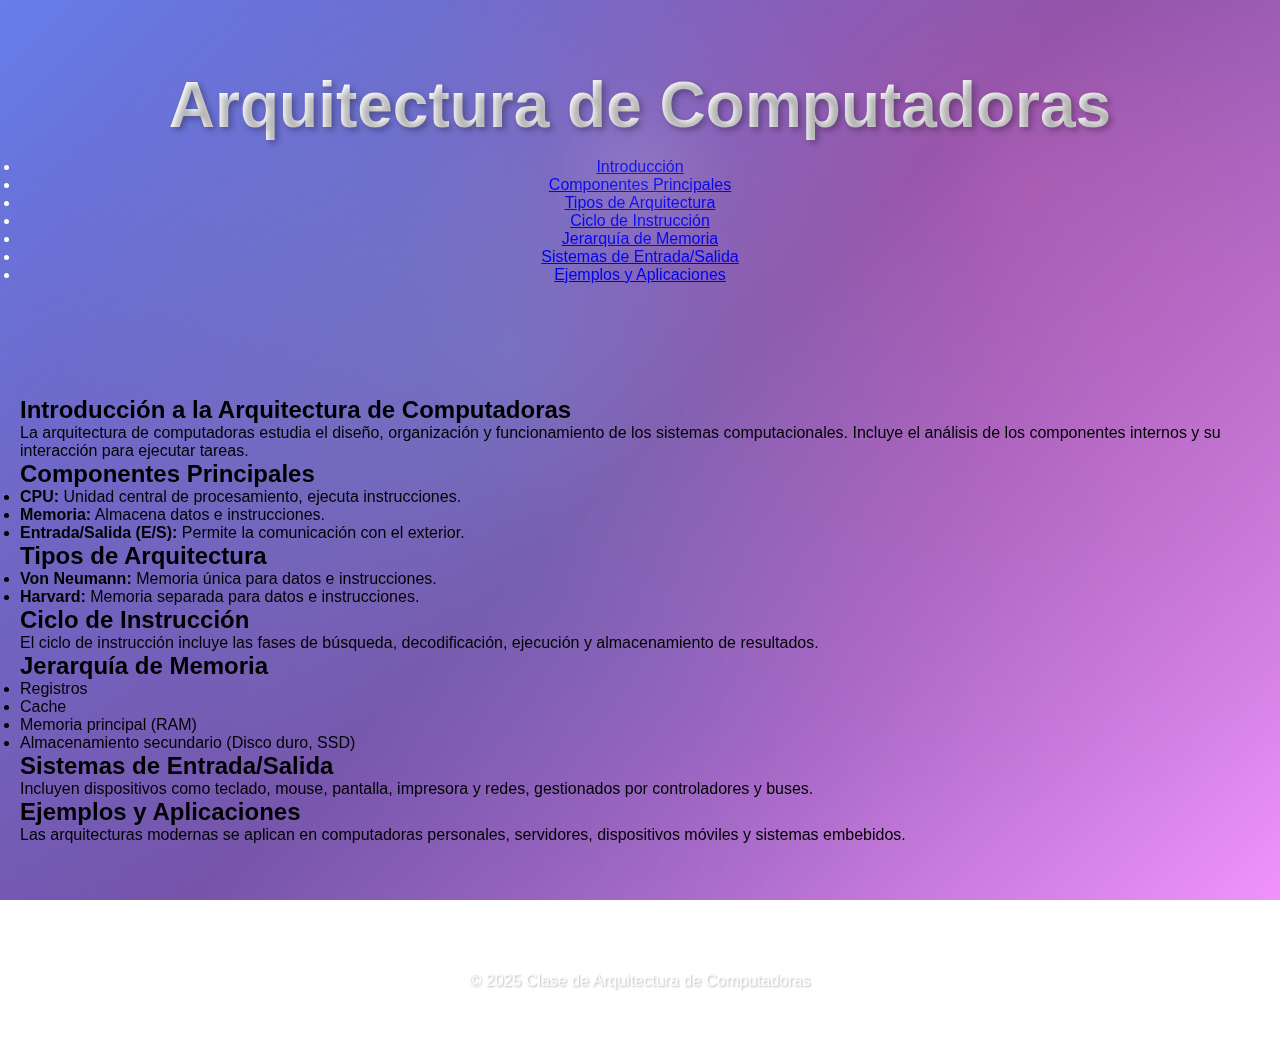
<file: index.html>
<!DOCTYPE html>
<html lang="es">
<head>
	<meta charset="UTF-8">
	<meta name="viewport" content="width=device-width, initial-scale=1.0">
	<title>Arquitectura de Computadoras</title>
	<link rel="stylesheet" href="styles.css">
</head>
<body>
	<header>
		<h1>Arquitectura de Computadoras</h1>
		<nav>
			<ul>
				<li><a href="#intro">Introducción</a></li>
				<li><a href="#componentes">Componentes Principales</a></li>
				<li><a href="#tipos">Tipos de Arquitectura</a></li>
				<li><a href="#ciclo">Ciclo de Instrucción</a></li>
				<li><a href="#memoria">Jerarquía de Memoria</a></li>
				<li><a href="#io">Sistemas de Entrada/Salida</a></li>
				<li><a href="#ejemplos">Ejemplos y Aplicaciones</a></li>
			</ul>
		</nav>
	</header>
	<main>
		<section id="intro">
			<h2>Introducción a la Arquitectura de Computadoras</h2>
			<p>La arquitectura de computadoras estudia el diseño, organización y funcionamiento de los sistemas computacionales. Incluye el análisis de los componentes internos y su interacción para ejecutar tareas.</p>
		</section>
		<section id="componentes">
			<h2>Componentes Principales</h2>
			<ul>
				<li><strong>CPU:</strong> Unidad central de procesamiento, ejecuta instrucciones.</li>
				<li><strong>Memoria:</strong> Almacena datos e instrucciones.</li>
				<li><strong>Entrada/Salida (E/S):</strong> Permite la comunicación con el exterior.</li>
			</ul>
		</section>
		<section id="tipos">
			<h2>Tipos de Arquitectura</h2>
			<ul>
				<li><strong>Von Neumann:</strong> Memoria única para datos e instrucciones.</li>
				<li><strong>Harvard:</strong> Memoria separada para datos e instrucciones.</li>
			</ul>
		</section>
		<section id="ciclo">
			<h2>Ciclo de Instrucción</h2>
			<p>El ciclo de instrucción incluye las fases de búsqueda, decodificación, ejecución y almacenamiento de resultados.</p>
		</section>
		<section id="memoria">
			<h2>Jerarquía de Memoria</h2>
			<ul>
				<li>Registros</li>
				<li>Cache</li>
				<li>Memoria principal (RAM)</li>
				<li>Almacenamiento secundario (Disco duro, SSD)</li>
			</ul>
		</section>
		<section id="io">
			<h2>Sistemas de Entrada/Salida</h2>
			<p>Incluyen dispositivos como teclado, mouse, pantalla, impresora y redes, gestionados por controladores y buses.</p>
		</section>
		<section id="ejemplos">
			<h2>Ejemplos y Aplicaciones</h2>
			<p>Las arquitecturas modernas se aplican en computadoras personales, servidores, dispositivos móviles y sistemas embebidos.</p>
		</section>
	</main>
	<footer>
		<p>&copy; 2025 Clase de Arquitectura de Computadoras</p>
	</footer>
</body>
</html>
</file>
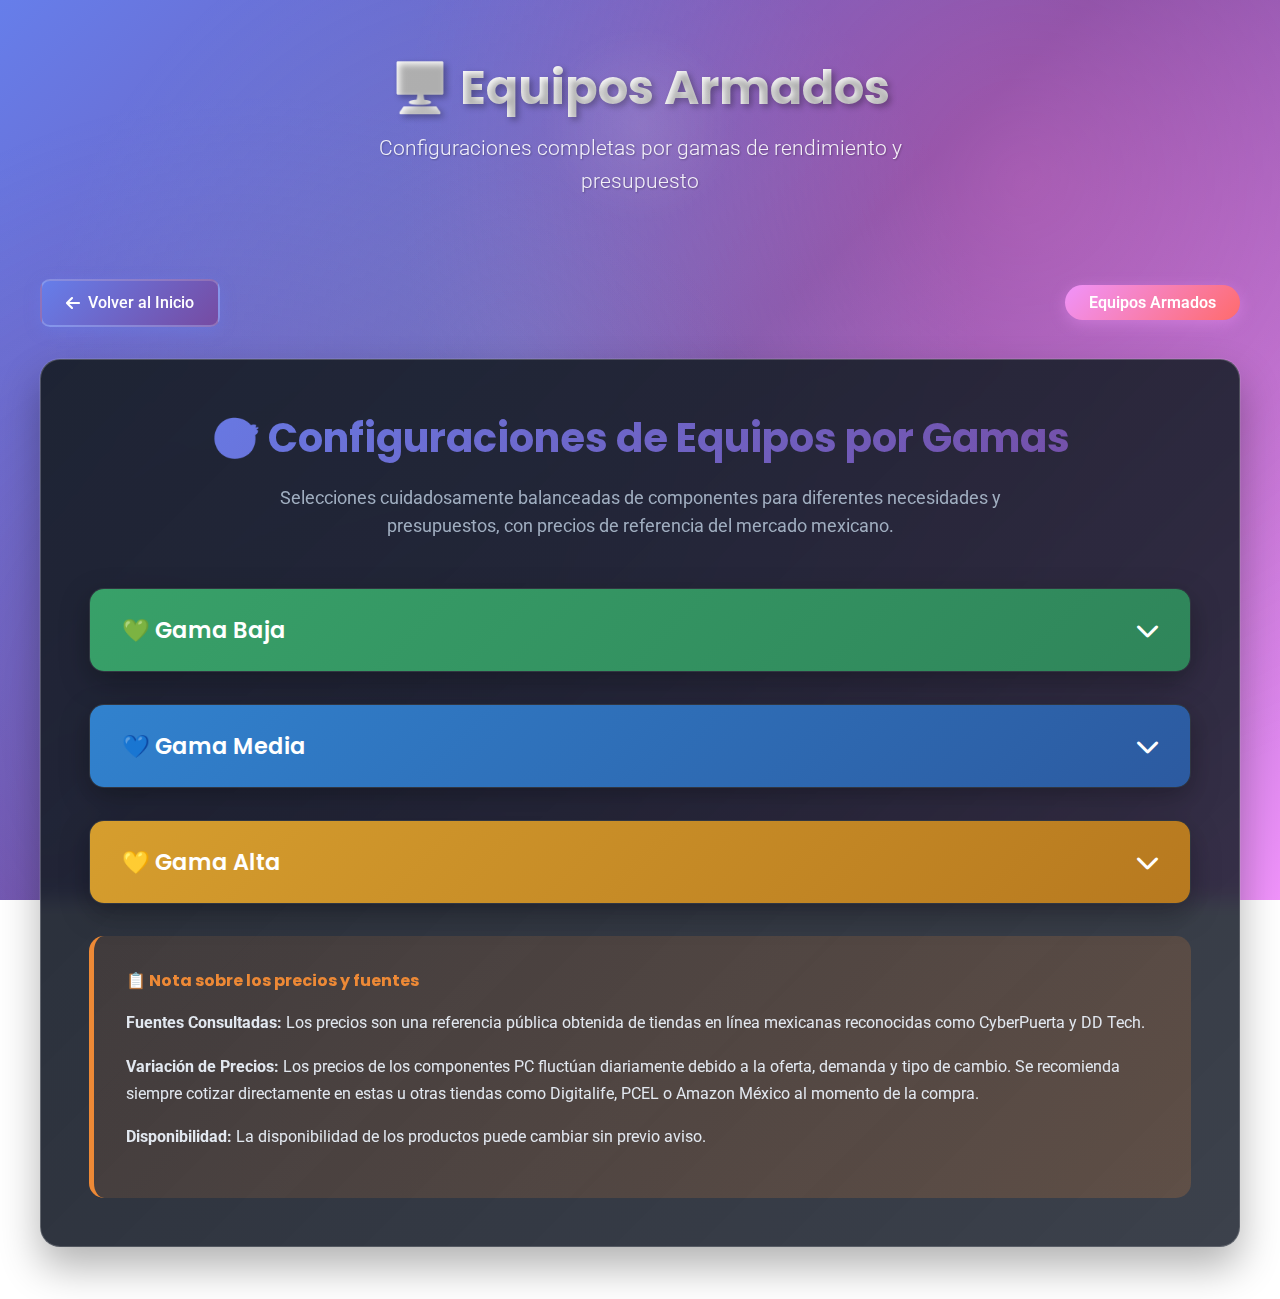
<file: EquiposArmados.html>
<!DOCTYPE html>
<html lang="es">
<head>
    <meta charset="UTF-8">
    <meta name="viewport" content="width=device-width, initial-scale=1.0">
    <title>Equipos Armados | Arquitectura de Computadoras</title>
    <link href="https://fonts.googleapis.com/css2?family=Poppins:wght@300;400;500;600;700&family=Roboto:wght@300;400;500&display=swap" rel="stylesheet">
    <link rel="stylesheet" href="https://cdnjs.cloudflare.com/ajax/libs/font-awesome/6.0.0/css/all.min.css">
    <style>
        * {
            box-sizing: border-box;
            margin: 0;
            padding: 0;
        }

        :root {
            --primary: #667eea;
            --secondary: #764ba2;
            --accent: #f093fb;
            --dark: #1a202c;
            --light: #2d3748;
            --text: #e2e8f0;
            --text-light: #a0aec0;
            --success: #48bb78;
            --warning: #ed8936;
            --info: #4299e1;
            --low-tier: #38a169;
            --mid-tier: #3182ce;
            --high-tier: #d69e2e;
        }

        body {
            font-family: 'Roboto', sans-serif;
            background: linear-gradient(135deg, #667eea 0%, #764ba2 50%, #f093fb 100%);
            background-attachment: fixed;
            min-height: 100vh;
            padding: 20px;
            position: relative;
            overflow-x: hidden;
        }

        body::before {
            content: '';
            position: fixed;
            top: 0;
            left: 0;
            width: 100%;
            height: 100%;
            background: 
                radial-gradient(circle at 20% 80%, rgba(120, 119, 198, 0.3) 0%, transparent 50%),
                radial-gradient(circle at 80% 20%, rgba(255, 119, 198, 0.3) 0%, transparent 50%),
                radial-gradient(circle at 40% 40%, rgba(120, 219, 255, 0.2) 0%, transparent 50%);
            z-index: -1;
        }

        .container {
            max-width: 1200px;
            margin: 0 auto;
            position: relative;
        }

        /* Header Styles */
        header {
            text-align: center;
            color: white;
            margin-bottom: 3rem;
            padding: 2rem 0;
            position: relative;
        }

        header::before {
            content: '';
            position: absolute;
            top: 50%;
            left: 50%;
            transform: translate(-50%, -50%);
            width: 200px;
            height: 200px;
            background: radial-gradient(circle, rgba(255,255,255,0.1) 0%, transparent 70%);
            border-radius: 50%;
        }

        header h1 {
            font-family: 'Poppins', sans-serif;
            font-size: 3rem;
            margin-bottom: 0.5rem;
            font-weight: 700;
            text-shadow: 3px 3px 6px rgba(0,0,0,0.3);
            background: linear-gradient(135deg, #fff 0%, #f0f0f0 100%);
            -webkit-background-clip: text;
            -webkit-text-fill-color: transparent;
            background-clip: text;
        }

        header .subtitle {
            font-size: 1.3rem;
            opacity: 0.9;
            font-weight: 300;
            text-shadow: 1px 1px 2px rgba(0,0,0,0.3);
            max-width: 600px;
            margin: 0 auto;
            line-height: 1.6;
        }

        /* Navigation */
        .nav-container {
            display: flex;
            justify-content: space-between;
            align-items: center;
            margin-bottom: 2rem;
            flex-wrap: wrap;
            gap: 1rem;
        }

        .back-button {
            display: inline-flex;
            align-items: center;
            padding: 0.8rem 1.5rem;
            background: linear-gradient(135deg, var(--primary), var(--secondary));
            color: white;
            text-decoration: none;
            border-radius: 10px;
            font-weight: 500;
            transition: all 0.3s ease;
            box-shadow: 0 4px 15px rgba(102, 126, 234, 0.4);
            border: 2px solid rgba(255,255,255,0.2);
        }

        .back-button:hover {
            transform: translateX(-5px);
            box-shadow: 0 6px 20px rgba(102, 126, 234, 0.6);
        }

        .unit-badge {
            background: linear-gradient(135deg, var(--accent), #ff6b6b);
            color: white;
            padding: 0.5rem 1.5rem;
            border-radius: 25px;
            font-weight: 600;
            box-shadow: 0 4px 15px rgba(240, 147, 251, 0.4);
        }

        /* Main Content */
        .main-content {
            background: linear-gradient(135deg, rgba(26,32,44,0.95) 0%, rgba(26,32,44,0.85) 100%);
            border-radius: 20px;
            padding: 3rem;
            box-shadow: 
                0 20px 40px rgba(0,0,0,0.3),
                0 0 0 1px rgba(255,255,255,0.1);
            backdrop-filter: blur(10px);
            border: 1px solid rgba(255,255,255,0.2);
            margin-bottom: 2rem;
        }

        .unit-header {
            text-align: center;
            margin-bottom: 3rem;
        }

        .unit-header h2 {
            font-family: 'Poppins', sans-serif;
            font-size: 2.5rem;
            color: var(--text);
            margin-bottom: 1rem;
            background: linear-gradient(135deg, var(--primary), var(--secondary));
            -webkit-background-clip: text;
            -webkit-text-fill-color: transparent;
            background-clip: text;
        }

        .unit-header p {
            color: var(--text-light);
            font-size: 1.1rem;
            line-height: 1.6;
            max-width: 800px;
            margin: 0 auto;
        }

        /* Topics Grid */
        .topics-grid {
            display: grid;
            gap: 2rem;
        }

        .topic-card {
            background: var(--dark);
            border-radius: 15px;
            padding: 0;
            box-shadow: 0 10px 30px rgba(0,0,0,0.3);
            transition: all 0.3s ease;
            border: 1px solid rgba(255,255,255,0.1);
            overflow: hidden;
        }

        .topic-card:hover {
            transform: translateY(-5px);
            box-shadow: 0 20px 40px rgba(0,0,0,0.15);
        }

        .topic-header {
            color: white;
            padding: 1.5rem 2rem;
            cursor: pointer;
            display: flex;
            justify-content: space-between;
            align-items: center;
            transition: all 0.3s ease;
        }

        .topic-header.low-tier {
            background: linear-gradient(135deg, var(--low-tier), #2f855a);
        }

        .topic-header.mid-tier {
            background: linear-gradient(135deg, var(--mid-tier), #2c5aa0);
        }

        .topic-header.high-tier {
            background: linear-gradient(135deg, var(--high-tier), #b7791f);
        }

        .topic-header:hover {
            filter: brightness(1.1);
        }

        .topic-header h3 {
            font-family: 'Poppins', sans-serif;
            font-size: 1.4rem;
            font-weight: 600;
            margin: 0;
        }

        .topic-icon {
            font-size: 1.5rem;
            transition: transform 0.3s ease;
        }

        .topic-card.active .topic-icon {
            transform: rotate(180deg);
        }

        .topic-content {
            max-height: 0;
            overflow: hidden;
            transition: max-height 0.5s ease;
            background: var(--light);
        }

        .topic-card.active .topic-content {
            max-height: 3000px;
        }

        .topic-body {
            padding: 2rem;
        }

        /* Comparison Table */
        .comparison-table {
            width: 100%;
            border-collapse: collapse;
            margin: 1.5rem 0;
            background: var(--dark);
            border-radius: 10px;
            overflow: hidden;
            box-shadow: 0 4px 15px rgba(0,0,0,0.3);
        }

        .comparison-table th {
            background: linear-gradient(135deg, var(--primary), var(--secondary));
            color: white;
            padding: 1rem;
            text-align: left;
            font-weight: 600;
        }

        .comparison-table td {
            padding: 1rem;
            border-bottom: 1px solid rgba(255,255,255,0.1);
            vertical-align: top;
            color: var(--text);
        }

        .comparison-table tr:last-child td {
            border-bottom: none;
        }

        .comparison-table tr:nth-child(even) {
            background: rgba(255,255,255,0.05);
        }

        .comparison-table .component-name {
            font-weight: 600;
            color: var(--text);
        }

        .comparison-table .price {
            font-weight: 600;
            color: var(--success);
        }

        .comparison-table .analysis {
            font-size: 0.9rem;
            line-height: 1.5;
        }

        /* Notes Section */
        .notes-section {
            background: linear-gradient(135deg, rgba(237,137,54,0.1), rgba(237,137,54,0.2));
            padding: 2rem;
            border-radius: 15px;
            border-left: 5px solid var(--warning);
            margin-top: 2rem;
        }

        .notes-section h4 {
            color: var(--warning);
            margin-bottom: 1rem;
            font-family: 'Poppins', sans-serif;
        }

        .notes-section p {
            color: var(--text);
            line-height: 1.7;
            margin-bottom: 1rem;
        }

        .notes-section strong {
            color: var(--text);
        }

        /* Responsive Design */
        @media (max-width: 768px) {
            header h1 {
                font-size: 2rem;
            }

            header .subtitle {
                font-size: 1.1rem;
            }

            .main-content {
                padding: 2rem 1.5rem;
            }

            .unit-header h2 {
                font-size: 2rem;
            }

            .nav-container {
                flex-direction: column;
                align-items: stretch;
            }

            .back-button {
                text-align: center;
            }

            .comparison-table {
                font-size: 0.9rem;
            }

            .comparison-table th,
            .comparison-table td {
                padding: 0.8rem;
            }
        }
    </style>
</head>
<body>
    <div class="container">
        <header>
            <h1>🖥️ Equipos Armados</h1>
            <p class="subtitle">Configuraciones completas por gamas de rendimiento y presupuesto</p>
        </header>

        <div class="nav-container">
            <a href="index.html" class="back-button">
                <i class="fas fa-arrow-left"></i>
                <span style="margin-left: 0.5rem;">Volver al Inicio</span>
            </a>
            <div class="unit-badge">Equipos Armados</div>
        </div>

        <div class="main-content">
            <div class="unit-header">
                <h2>🎯 Configuraciones de Equipos por Gamas</h2>
                <p>Selecciones cuidadosamente balanceadas de componentes para diferentes necesidades y presupuestos, con precios de referencia del mercado mexicano.</p>
            </div>

            <div class="topics-grid">
                <!-- Gama Baja -->
                <div class="topic-card">
                    <div class="topic-header low-tier" onclick="toggleTopic(this)">
                        <h3>💚 Gama Baja</h3>
                        <i class="fas fa-chevron-down topic-icon"></i>
                    </div>
                    <div class="topic-content">
                        <div class="topic-body">
                            <table class="comparison-table">
                                <thead>
                                    <tr>
                                        <th>Componente</th>
                                        <th>Económica - Intel</th>
                                        <th>Balanceada - AMD</th>
                                    </tr>
                                </thead>
                                <tbody>
                                    <tr>
                                        <td class="component-name">Procesador</td>
                                        <td>Intel Core i3-13100</td>
                                        <td>AMD Ryzen 5 5600G</td>
                                    </tr>
                                    <tr>
                                        <td class="component-name">Núcleos/Hilos</td>
                                        <td>4 / 8</td>
                                        <td>6 / 12</td>
                                    </tr>
                                    <tr>
                                        <td class="component-name">Frecuencia (Base/Boost)</td>
                                        <td>3.4 GHz / 4.5 GHz</td>
                                        <td>3.9 GHz / 4.4 GHz</td>
                                    </tr>
                                    <tr>
                                        <td class="component-name">GPU Integrada</td>
                                        <td>Intel UHD Graphics 730</td>
                                        <td>Radeon Vega 7</td>
                                    </tr>
                                    <tr>
                                        <td class="component-name">TDP</td>
                                        <td>60W</td>
                                        <td>65W</td>
                                    </tr>
                                    <tr>
                                        <td class="component-name">Socket</td>
                                        <td>LGA 1700</td>
                                        <td>AM4</td>
                                    </tr>
                                    <tr>
                                        <td class="component-name">Costo Referencia</td>
                                        <td class="price">$2,899 MXN</td>
                                        <td class="price">$2,350 MXN</td>
                                    </tr>
                                    <tr>
                                        <td class="component-name">Fuente</td>
                                        <td>CyberPuerta</td>
                                        <td>CyberPuerta</td>
                                    </tr>
                                    <tr>
                                        <td class="component-name">Análisis</td>
                                        <td class="analysis">Ideal para builds económicas. Suficiente para ofimática, navegación y gaming casual.</td>
                                        <td class="analysis">Rey de los gráficos integrados. Permite gaming casual 1080p sin GPU dedicada.</td>
                                    </tr>
                                </tbody>
                            </table>
                        </div>
                    </div>
                </div>

                <!-- Gama Media -->
                <div class="topic-card">
                    <div class="topic-header mid-tier" onclick="toggleTopic(this)">
                        <h3>💙 Gama Media</h3>
                        <i class="fas fa-chevron-down topic-icon"></i>
                    </div>
                    <div class="topic-content">
                        <div class="topic-body">
                            <table class="comparison-table">
                                <thead>
                                    <tr>
                                        <th>Componente</th>
                                        <th>Económica - Intel</th>
                                        <th>Balanceada - AMD</th>
                                    </tr>
                                </thead>
                                <tbody>
                                    <tr>
                                        <td class="component-name">Procesador</td>
                                        <td>Intel Core i5-13400</td>
                                        <td>AMD Ryzen 5 7600</td>
                                    </tr>
                                    <tr>
                                        <td class="component-name">Núcleos/Hilos</td>
                                        <td>10 (6P+4E) / 16</td>
                                        <td>6 / 12</td>
                                    </tr>
                                    <tr>
                                        <td class="component-name">Frecuencia (Base/Boost)</td>
                                        <td>2.5 GHz / 4.6 GHz</td>
                                        <td>3.8 GHz / 5.1 GHz</td>
                                    </tr>
                                    <tr>
                                        <td class="component-name">GPU Integrada</td>
                                        <td>Intel UHD Graphics 730</td>
                                        <td>Radeon Graphics (básica)</td>
                                    </tr>
                                    <tr>
                                        <td class="component-name">TDP</td>
                                        <td>65W</td>
                                        <td>65W</td>
                                    </tr>
                                    <tr>
                                        <td class="component-name">Socket</td>
                                        <td>LGA 1700</td>
                                        <td>AM5</td>
                                    </tr>
                                    <tr>
                                        <td class="component-name">Costo Referencia</td>
                                        <td class="price">$4,850 MXN</td>
                                        <td class="price">$4,699 MXN</td>
                                    </tr>
                                    <tr>
                                        <td class="component-name">Fuente</td>
                                        <td>DD Tech</td>
                                        <td>CyberPuerta</td>
                                    </tr>
                                    <tr>
                                        <td class="component-name">Análisis</td>
                                        <td class="analysis">Notable mejora en productividad y multitarea. Ideal para gaming 1080p/1440p.</td>
                                        <td class="analysis">Entrada ideal a AM5. Excelente rendimiento en gaming y eficiencia. Futuro-proof.</td>
                                    </tr>
                                </tbody>
                            </table>
                        </div>
                    </div>
                </div>

                <!-- Gama Alta -->
                <div class="topic-card">
                    <div class="topic-header high-tier" onclick="toggleTopic(this)">
                        <h3>💛 Gama Alta</h3>
                        <i class="fas fa-chevron-down topic-icon"></i>
                    </div>
                    <div class="topic-content">
                        <div class="topic-body">
                            <table class="comparison-table">
                                <thead>
                                    <tr>
                                        <th>Componente</th>
                                        <th>Económica - Intel</th>
                                        <th>Balanceada - AMD</th>
                                    </tr>
                                </thead>
                                <tbody>
                                    <tr>
                                        <td class="component-name">Procesador</td>
                                        <td>Intel Core i9-13900K</td>
                                        <td>AMD Ryzen 9 7950X</td>
                                    </tr>
                                    <tr>
                                        <td class="component-name">Núcleos/Hilos</td>
                                        <td>24 (8P+16E) / 32</td>
                                        <td>16 / 32</td>
                                    </tr>
                                    <tr>
                                        <td class="component-name">Frecuencia (Base/Boost)</td>
                                        <td>3.0 GHz / 5.8 GHz</td>
                                        <td>4.5 GHz / 5.7 GHz</td>
                                    </tr>
                                    <tr>
                                        <td class="component-name">GPU Integrada</td>
                                        <td>Intel UHD Graphics 770</td>
                                        <td>Radeon Graphics (básica)</td>
                                    </tr>
                                    <tr>
                                        <td class="component-name">TDP</td>
                                        <td>125W</td>
                                        <td>170W</td>
                                    </tr>
                                    <tr>
                                        <td class="component-name">Socket</td>
                                        <td>LGA 1700</td>
                                        <td>AM5</td>
                                    </tr>
                                    <tr>
                                        <td class="component-name">Costo Referencia</td>
                                        <td class="price">$11,499 MXN</td>
                                        <td class="price">$11,999 MXN</td>
                                    </tr>
                                    <tr>
                                        <td class="component-name">Fuente</td>
                                        <td>CyberPuerta</td>
                                        <td>DD Tech</td>
                                    </tr>
                                    <tr>
                                        <td class="component-name">Análisis</td>
                                        <td class="analysis">Rendimiento extremo en todas las áreas. Para gaming y estaciones de trabajo.</td>
                                        <td class="analysis">Flagship de AMD. Máximo rendimiento multi-núcleo para profesionales creativos.</td>
                                    </tr>
                                </tbody>
                            </table>
                        </div>
                    </div>
                </div>
            </div>

            <!-- Nota sobre precios -->
            <div class="notes-section">
                <h4>📋 Nota sobre los precios y fuentes</h4>
                <p><strong>Fuentes Consultadas:</strong> Los precios son una referencia pública obtenida de tiendas en línea mexicanas reconocidas como CyberPuerta y DD Tech.</p>
                <p><strong>Variación de Precios:</strong> Los precios de los componentes PC fluctúan diariamente debido a la oferta, demanda y tipo de cambio. Se recomienda siempre cotizar directamente en estas u otras tiendas como Digitalife, PCEL o Amazon México al momento de la compra.</p>
                <p><strong>Disponibilidad:</strong> La disponibilidad de los productos puede cambiar sin previo aviso.</p>
            </div>
        </div>
    </div>

    <script>
        function toggleTopic(header) {
            const card = header.parentElement;
            const isActive = card.classList.contains('active');
            
            // Close all other cards
            document.querySelectorAll('.topic-card').forEach(c => {
                c.classList.remove('active');
            });
            
            // Toggle current card
            if (!isActive) {
                card.classList.add('active');
            }
        }

        // Add smooth scrolling for better UX
        document.addEventListener('DOMContentLoaded', function() {
            // Add click animation to cards
            const cards = document.querySelectorAll('.topic-card');
            cards.forEach(card => {
                card.addEventListener('click', function(e) {
                    if (e.target.closest('.topic-header')) {
                        this.style.transform = 'scale(0.98)';
                        setTimeout(() => {
                            this.style.transform = '';
                        }, 150);
                    }
                });
            });
        });
    </script>
</body>
</html>
</file>
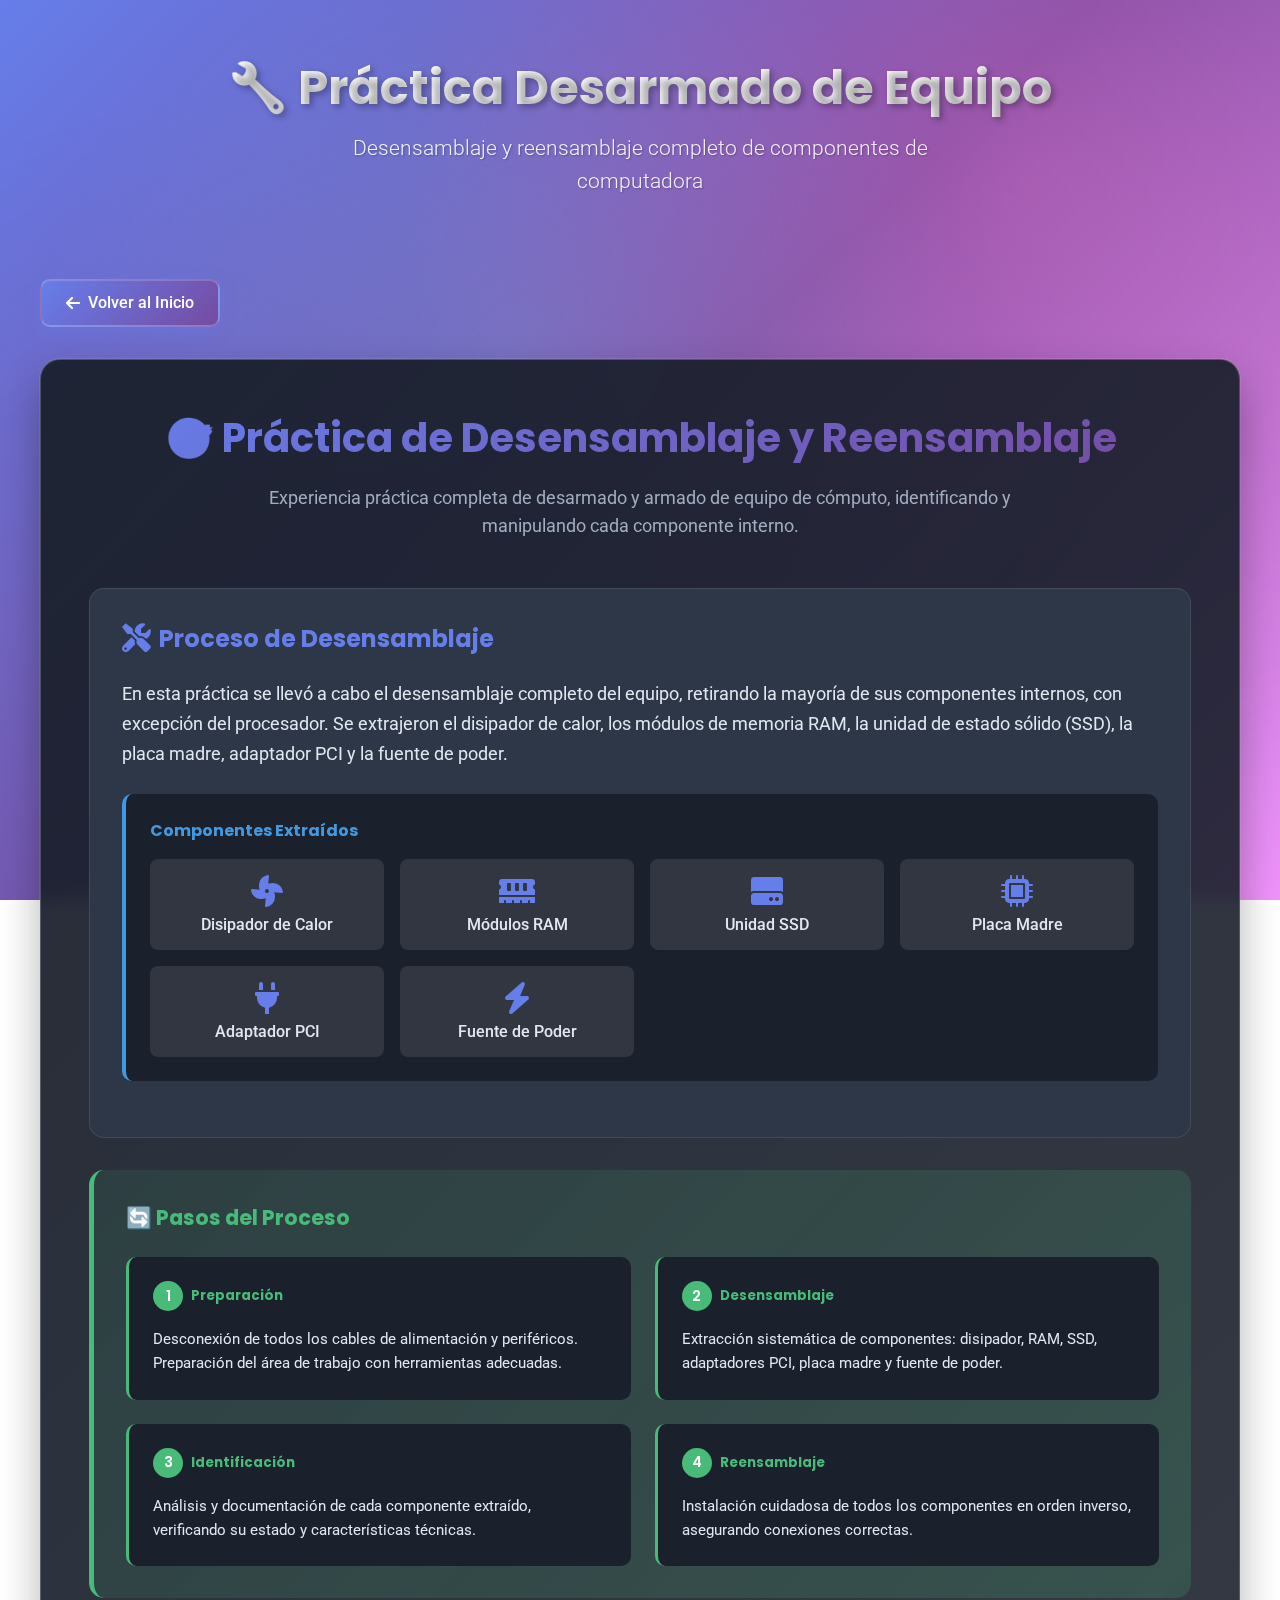
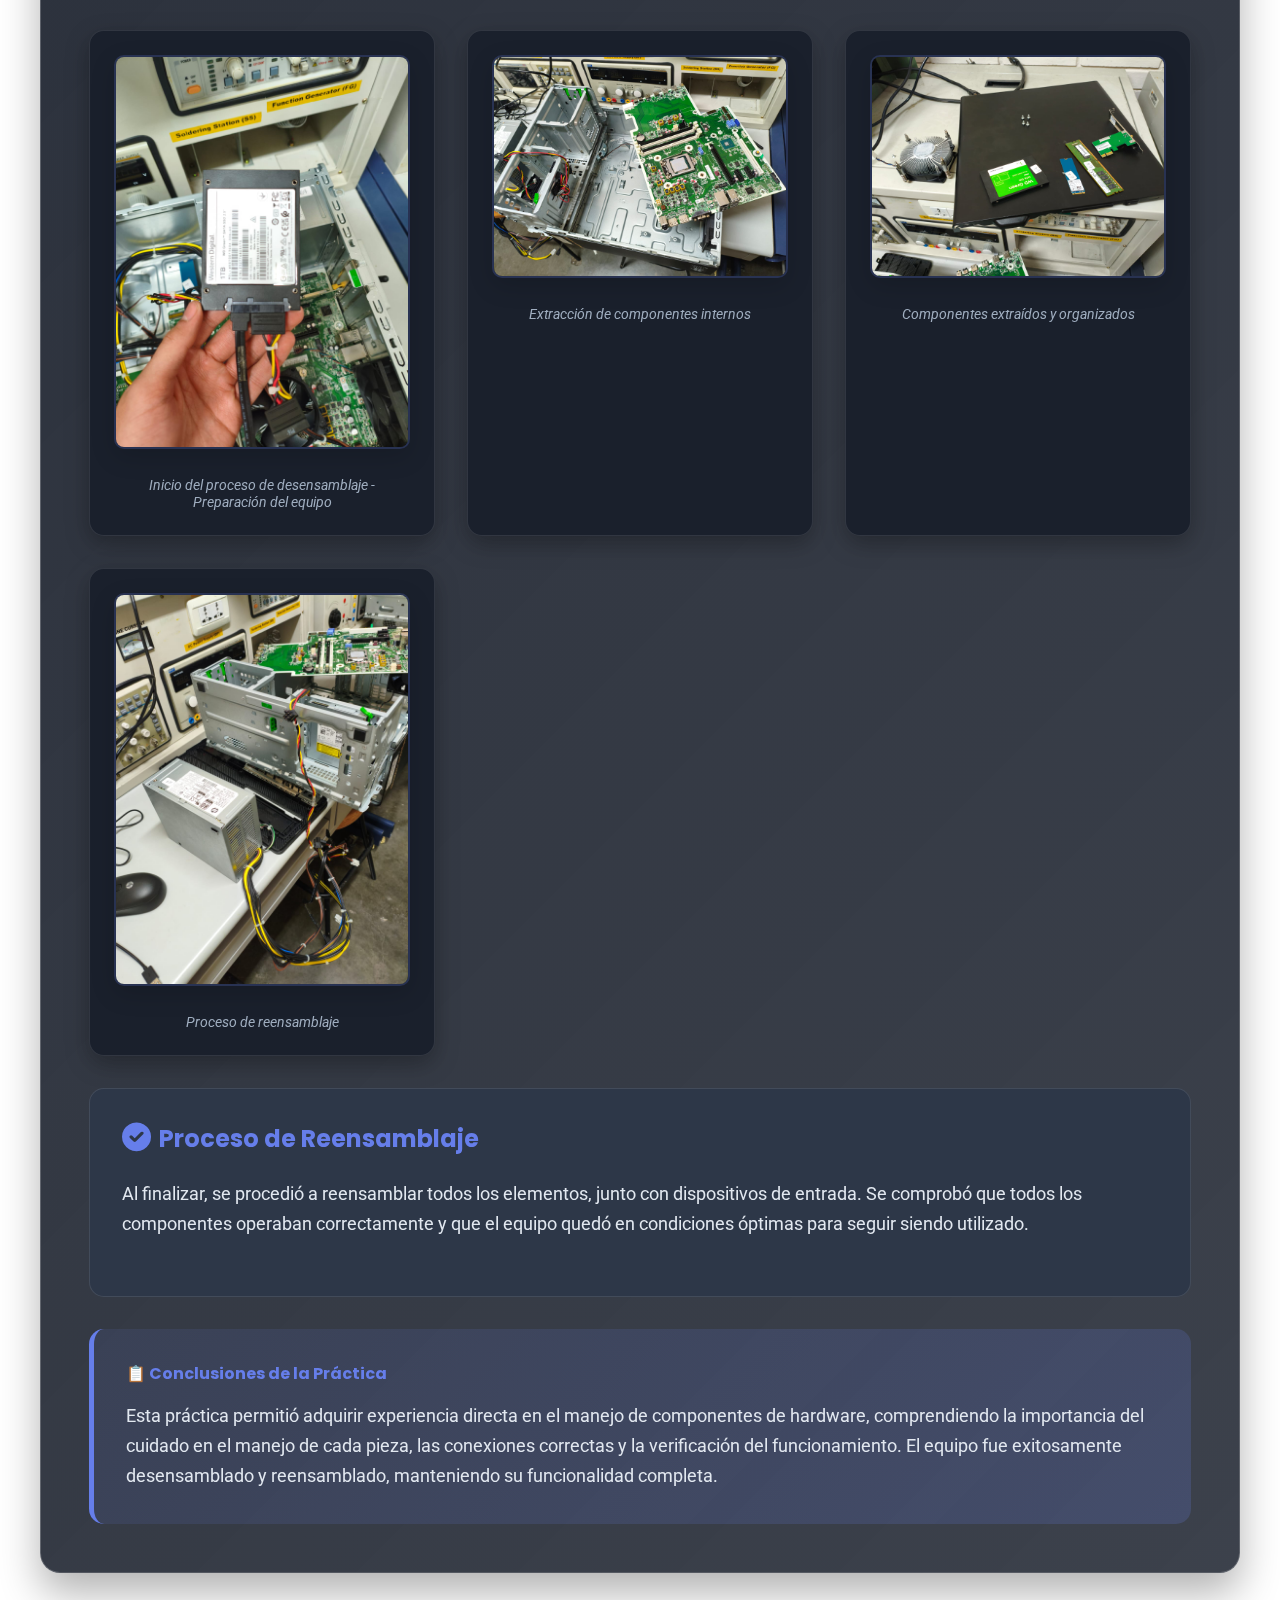
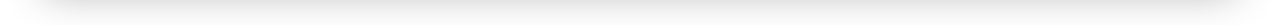
<file: PracticaDesarmado.html>
<!DOCTYPE html>
<html lang="es">
<head>
    <meta charset="UTF-8">
    <meta name="viewport" content="width=device-width, initial-scale=1.0">
    <title>Práctica Desarmado de Equipo | Arquitectura de Computadoras</title>
    <link href="https://fonts.googleapis.com/css2?family=Poppins:wght@300;400;500;600;700&family=Roboto:wght@300;400;500&display=swap" rel="stylesheet">
    <link rel="stylesheet" href="https://cdnjs.cloudflare.com/ajax/libs/font-awesome/6.0.0/css/all.min.css">
    <style>
        * {
            box-sizing: border-box;
            margin: 0;
            padding: 0;
        }

        :root {
            --primary: #667eea;
            --secondary: #764ba2;
            --accent: #f093fb;
            --dark: #1a202c;
            --light: #2d3748;
            --text: #e2e8f0;
            --text-light: #a0aec0;
            --success: #48bb78;
            --warning: #ed8936;
            --info: #4299e1;
        }

        body {
            font-family: 'Roboto', sans-serif;
            background: linear-gradient(135deg, #667eea 0%, #764ba2 50%, #f093fb 100%);
            background-attachment: fixed;
            min-height: 100vh;
            padding: 20px;
            position: relative;
            overflow-x: hidden;
        }

        body::before {
            content: '';
            position: fixed;
            top: 0;
            left: 0;
            width: 100%;
            height: 100%;
            background: 
                radial-gradient(circle at 20% 80%, rgba(120, 119, 198, 0.3) 0%, transparent 50%),
                radial-gradient(circle at 80% 20%, rgba(255, 119, 198, 0.3) 0%, transparent 50%),
                radial-gradient(circle at 40% 40%, rgba(120, 219, 255, 0.2) 0%, transparent 50%);
            z-index: -1;
        }

        .container {
            max-width: 1200px;
            margin: 0 auto;
            position: relative;
        }

        header {
            text-align: center;
            color: white;
            margin-bottom: 3rem;
            padding: 2rem 0;
            position: relative;
        }

        header h1 {
            font-family: 'Poppins', sans-serif;
            font-size: 3rem;
            margin-bottom: 0.5rem;
            font-weight: 700;
            text-shadow: 3px 3px 6px rgba(0,0,0,0.3);
            background: linear-gradient(135deg, #fff 0%, #f0f0f0 100%);
            -webkit-background-clip: text;
            -webkit-text-fill-color: transparent;
            background-clip: text;
        }

        header .subtitle {
            font-size: 1.3rem;
            opacity: 0.9;
            font-weight: 300;
            text-shadow: 1px 1px 2px rgba(0,0,0,0.3);
            max-width: 600px;
            margin: 0 auto;
            line-height: 1.6;
        }

        .nav-container {
            display: flex;
            justify-content: space-between;
            align-items: center;
            margin-bottom: 2rem;
            flex-wrap: wrap;
            gap: 1rem;
        }

        .back-button {
            display: inline-flex;
            align-items: center;
            padding: 0.8rem 1.5rem;
            background: linear-gradient(135deg, var(--primary), var(--secondary));
            color: white;
            text-decoration: none;
            border-radius: 10px;
            font-weight: 500;
            transition: all 0.3s ease;
            box-shadow: 0 4px 15px rgba(102, 126, 234, 0.4);
            border: 2px solid rgba(255,255,255,0.2);
        }

        .back-button:hover {
            transform: translateX(-5px);
            box-shadow: 0 6px 20px rgba(102, 126, 234, 0.6);
        }

        .main-content {
            background: linear-gradient(135deg, rgba(26,32,44,0.95) 0%, rgba(26,32,44,0.85) 100%);
            border-radius: 20px;
            padding: 3rem;
            box-shadow: 
                0 20px 40px rgba(0,0,0,0.3),
                0 0 0 1px rgba(255,255,255,0.1);
            backdrop-filter: blur(10px);
            border: 1px solid rgba(255,255,255,0.2);
            margin-bottom: 2rem;
        }

        .practice-header {
            text-align: center;
            margin-bottom: 3rem;
        }

        .practice-header h2 {
            font-family: 'Poppins', sans-serif;
            font-size: 2.5rem;
            color: var(--text);
            margin-bottom: 1rem;
            background: linear-gradient(135deg, var(--primary), var(--secondary));
            -webkit-background-clip: text;
            -webkit-text-fill-color: transparent;
            background-clip: text;
        }

        .practice-header p {
            color: var(--text-light);
            font-size: 1.1rem;
            line-height: 1.6;
            max-width: 800px;
            margin: 0 auto;
        }

        .practice-section {
            background: var(--light);
            border-radius: 15px;
            padding: 2rem;
            margin-bottom: 2rem;
            border: 1px solid rgba(255,255,255,0.1);
        }

        .practice-section h3 {
            font-family: 'Poppins', sans-serif;
            color: var(--primary);
            font-size: 1.5rem;
            margin-bottom: 1.5rem;
            display: flex;
            align-items: center;
        }

        .practice-section h3 i {
            margin-right: 0.5rem;
            font-size: 1.8rem;
        }

        .practice-section p {
            color: var(--text);
            line-height: 1.7;
            margin-bottom: 1.5rem;
            font-size: 1.1rem;
        }

        .components-list {
            background: var(--dark);
            padding: 1.5rem;
            border-radius: 10px;
            margin: 1.5rem 0;
            border-left: 4px solid var(--info);
        }

        .components-list h4 {
            color: var(--info);
            margin-bottom: 1rem;
            font-family: 'Poppins', sans-serif;
        }

        .components-grid {
            display: grid;
            grid-template-columns: repeat(auto-fit, minmax(200px, 1fr));
            gap: 1rem;
            margin-top: 1rem;
        }

        .component-item {
            background: rgba(255,255,255,0.1);
            padding: 1rem;
            border-radius: 8px;
            text-align: center;
            transition: all 0.3s ease;
        }

        .component-item:hover {
            transform: translateY(-3px);
            background: rgba(255,255,255,0.15);
        }

        .component-item i {
            font-size: 2rem;
            color: var(--primary);
            margin-bottom: 0.5rem;
        }

        .component-item span {
            color: var(--text);
            font-weight: 500;
            display: block;
        }

        .images-gallery {
            display: grid;
            grid-template-columns: repeat(auto-fit, minmax(300px, 1fr));
            gap: 2rem;
            margin: 2rem 0;
        }

        .image-container {
            text-align: center;
            background: var(--dark);
            padding: 1.5rem;
            border-radius: 15px;
            box-shadow: 0 8px 25px rgba(0,0,0,0.3);
            border: 1px solid rgba(255,255,255,0.1);
            transition: all 0.3s ease;
        }

        .image-container:hover {
            transform: translateY(-5px);
            box-shadow: 0 15px 35px rgba(0,0,0,0.15);
        }

        .component-image {
            width: 100%;
            max-width: 350px;
            height: auto;
            border-radius: 10px;
            box-shadow: 0 8px 25px rgba(0,0,0,0.15);
            margin-bottom: 1rem;
            border: 2px solid rgba(102, 126, 234, 0.2);
            transition: all 0.3s ease;
        }

        .component-image:hover {
            transform: scale(1.05);
            border-color: var(--primary);
        }

        .image-caption {
            font-style: italic;
            color: var(--text-light);
            font-size: 0.9rem;
            margin-top: 0.5rem;
        }

        .process-steps {
            background: linear-gradient(135deg, rgba(72,187,120,0.1), rgba(72,187,120,0.2));
            padding: 2rem;
            border-radius: 15px;
            border-left: 5px solid var(--success);
            margin: 2rem 0;
        }

        .process-steps h4 {
            color: var(--success);
            margin-bottom: 1.5rem;
            font-family: 'Poppins', sans-serif;
            font-size: 1.3rem;
        }

        .steps-grid {
            display: grid;
            grid-template-columns: repeat(2, 1fr);
            gap: 1.5rem;
        }

        .step-card {
            background: var(--dark);
            padding: 1.5rem;
            border-radius: 10px;
            border-left: 3px solid var(--success);
        }

        .step-card h5 {
            color: var(--success);
            margin-bottom: 1rem;
            font-family: 'Poppins', sans-serif;
            display: flex;
            align-items: center;
        }

        .step-card h5 .step-number {
            background: var(--success);
            color: white;
            width: 30px;
            height: 30px;
            border-radius: 50%;
            display: flex;
            align-items: center;
            justify-content: center;
            margin-right: 0.5rem;
            font-size: 0.9rem;
            font-weight: 600;
        }

        .step-card p {
            color: var(--text);
            line-height: 1.6;
            font-size: 0.95rem;
        }

        .conclusion {
            background: linear-gradient(135deg, rgba(102,126,234,0.1), rgba(102,126,234,0.2));
            padding: 2rem;
            border-radius: 15px;
            border-left: 5px solid var(--primary);
            margin-top: 2rem;
        }

        .conclusion h4 {
            color: var(--primary);
            margin-bottom: 1rem;
            font-family: 'Poppins', sans-serif;
        }

        .conclusion p {
            color: var(--text);
            line-height: 1.7;
            font-size: 1.1rem;
        }

        @media (max-width: 768px) {
            header h1 {
                font-size: 2rem;
            }
            
            .main-content {
                padding: 2rem;
            }
            
            .images-gallery {
                grid-template-columns: 1fr;
            }
            
            .components-grid {
                grid-template-columns: repeat(auto-fit, minmax(150px, 1fr));
            }
            
            .steps-grid {
                grid-template-columns: 1fr;
            }
        }
    </style>
</head>
<body>
    <div class="container">
        <header>
            <h1>🔧 Práctica Desarmado de Equipo</h1>
            <p class="subtitle">Desensamblaje y reensamblaje completo de componentes de computadora</p>
        </header>

        <div class="nav-container">
            <a href="index.html" class="back-button">
                <i class="fas fa-arrow-left"></i>
                <span style="margin-left: 0.5rem;">Volver al Inicio</span>
            </a>
        </div>

        <div class="main-content">
            <div class="practice-header">
                <h2>🎯 Práctica de Desensamblaje y Reensamblaje</h2>
                <p>Experiencia práctica completa de desarmado y armado de equipo de cómputo, identificando y manipulando cada componente interno.</p>
            </div>

            <div class="practice-section">
                <h3><i class="fas fa-tools"></i> Proceso de Desensamblaje</h3>
                <p>En esta práctica se llevó a cabo el desensamblaje completo del equipo, retirando la mayoría de sus componentes internos, con excepción del procesador. Se extrajeron el disipador de calor, los módulos de memoria RAM, la unidad de estado sólido (SSD), la placa madre, adaptador PCI y la fuente de poder.</p>

                <div class="components-list">
                    <h4>Componentes Extraídos</h4>
                    <div class="components-grid">
                        <div class="component-item">
                            <i class="fas fa-fan"></i>
                            <span>Disipador de Calor</span>
                        </div>
                        <div class="component-item">
                            <i class="fas fa-memory"></i>
                            <span>Módulos RAM</span>
                        </div>
                        <div class="component-item">
                            <i class="fas fa-hdd"></i>
                            <span>Unidad SSD</span>
                        </div>
                        <div class="component-item">
                            <i class="fas fa-microchip"></i>
                            <span>Placa Madre</span>
                        </div>
                        <div class="component-item">
                            <i class="fas fa-plug"></i>
                            <span>Adaptador PCI</span>
                        </div>
                        <div class="component-item">
                            <i class="fas fa-bolt"></i>
                            <span>Fuente de Poder</span>
                        </div>
                    </div>
                </div>
            </div>

            <div class="process-steps">
                <h4>🔄 Pasos del Proceso</h4>
                <div class="steps-grid">
                    <div class="step-card">
                        <h5><span class="step-number">1</span> Preparación</h5>
                        <p>Desconexión de todos los cables de alimentación y periféricos. Preparación del área de trabajo con herramientas adecuadas.</p>
                    </div>
                    <div class="step-card">
                        <h5><span class="step-number">2</span> Desensamblaje</h5>
                        <p>Extracción sistemática de componentes: disipador, RAM, SSD, adaptadores PCI, placa madre y fuente de poder.</p>
                    </div>
                    <div class="step-card">
                        <h5><span class="step-number">3</span> Identificación</h5>
                        <p>Análisis y documentación de cada componente extraído, verificando su estado y características técnicas.</p>
                    </div>
                    <div class="step-card">
                        <h5><span class="step-number">4</span> Reensamblaje</h5>
                        <p>Instalación cuidadosa de todos los componentes en orden inverso, asegurando conexiones correctas.</p>
                    </div>
                </div>
            </div>

            <div class="images-gallery">
                <div class="image-container">
                    <img src="Imagenes/Desarmado1.jpg" alt="Proceso de desarmado - Paso 1" class="component-image">
                    <p class="image-caption">Inicio del proceso de desensamblaje - Preparación del equipo</p>
                </div>
                <div class="image-container">
                    <img src="Imagenes/Desarmado2.jpg" alt="Proceso de desarmado - Paso 2" class="component-image">
                    <p class="image-caption">Extracción de componentes internos</p>
                </div>
                <div class="image-container">
                    <img src="Imagenes/Desarmado3.jpg" alt="Proceso de desarmado - Paso 3" class="component-image">
                    <p class="image-caption">Componentes extraídos y organizados</p>
                </div>
                <div class="image-container">
                    <img src="Imagenes/Desarmado4.jpg" alt="Proceso de desarmado - Paso 4" class="component-image">
                    <p class="image-caption">Proceso de reensamblaje</p>
                </div>
            </div>

            <div class="practice-section">
                <h3><i class="fas fa-check-circle"></i> Proceso de Reensamblaje</h3>
                <p>Al finalizar, se procedió a reensamblar todos los elementos, junto con dispositivos de entrada. Se comprobó que todos los componentes operaban correctamente y que el equipo quedó en condiciones óptimas para seguir siendo utilizado.</p>
            </div>

            <div class="conclusion">
                <h4>📋 Conclusiones de la Práctica</h4>
                <p>Esta práctica permitió adquirir experiencia directa en el manejo de componentes de hardware, comprendiendo la importancia del cuidado en el manejo de cada pieza, las conexiones correctas y la verificación del funcionamiento. El equipo fue exitosamente desensamblado y reensamblado, manteniendo su funcionalidad completa.</p>
            </div>
        </div>
    </div>
</body>
</html>
</file>
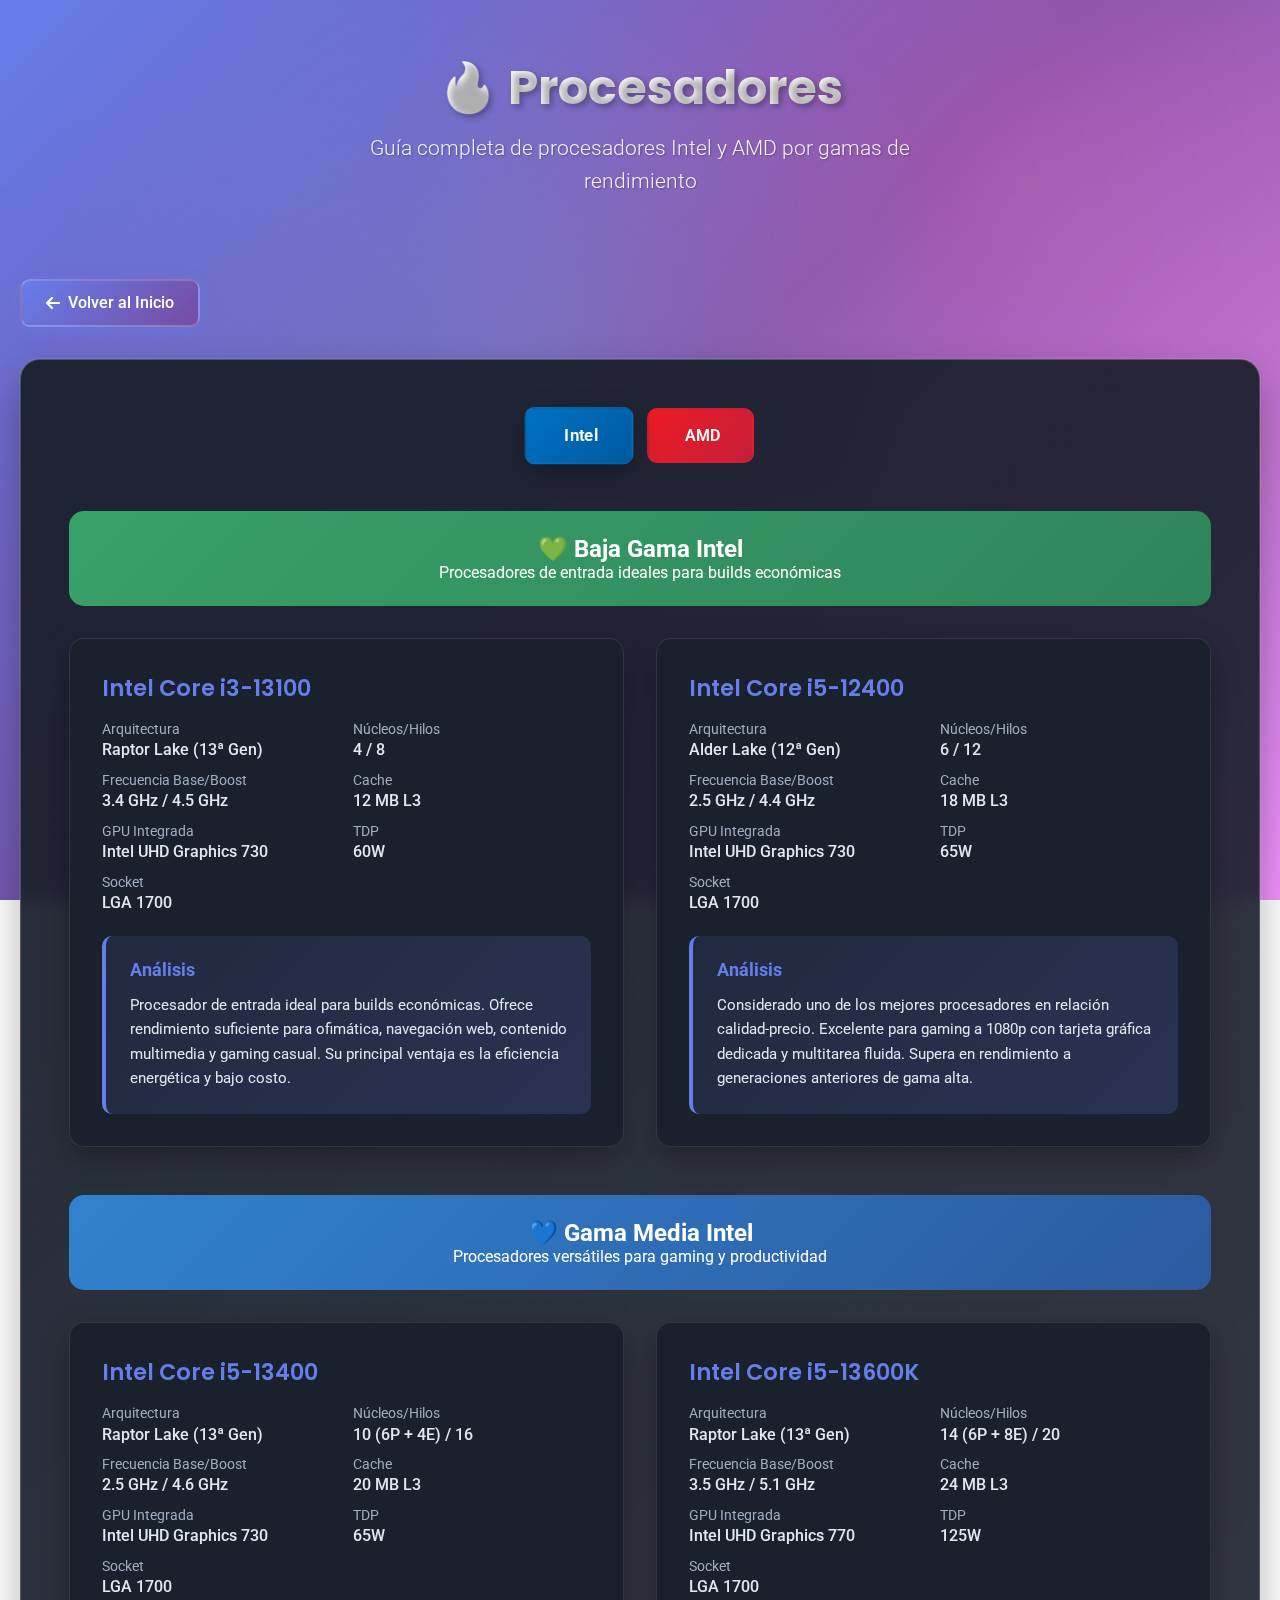
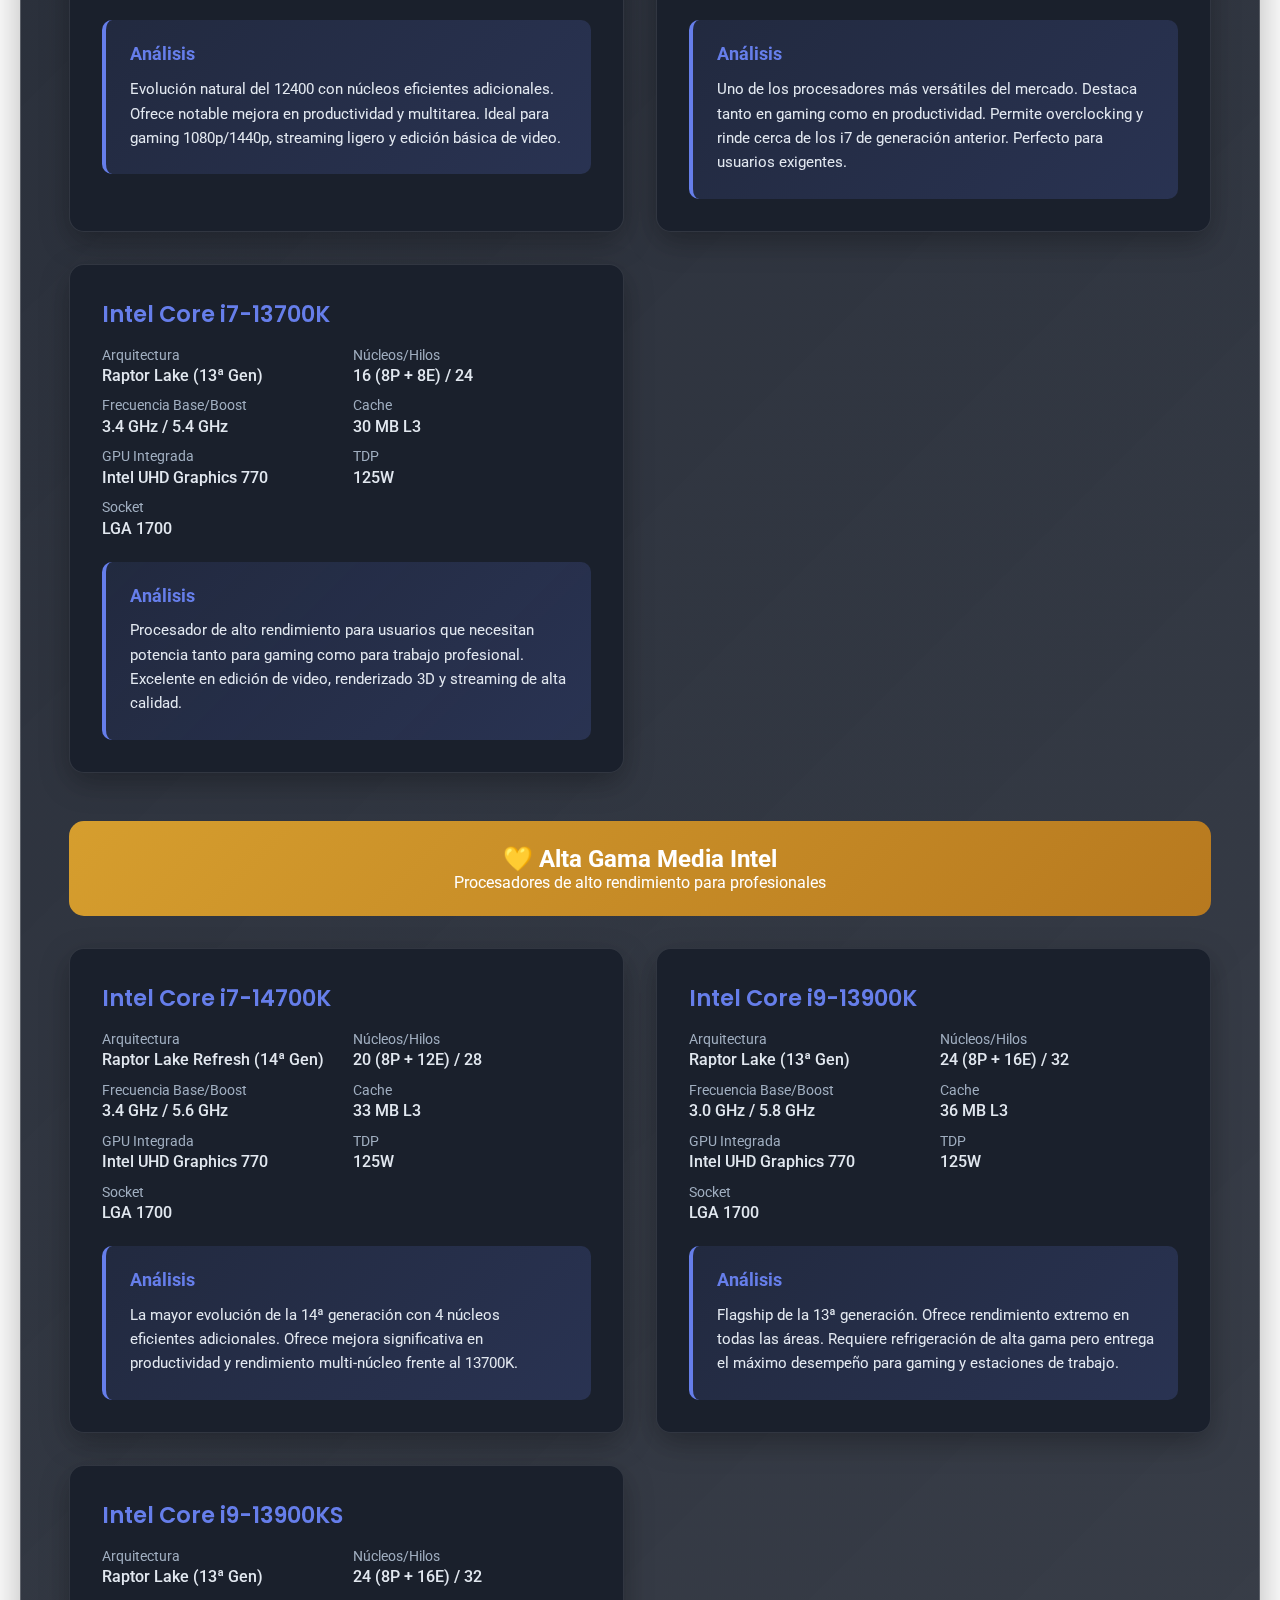
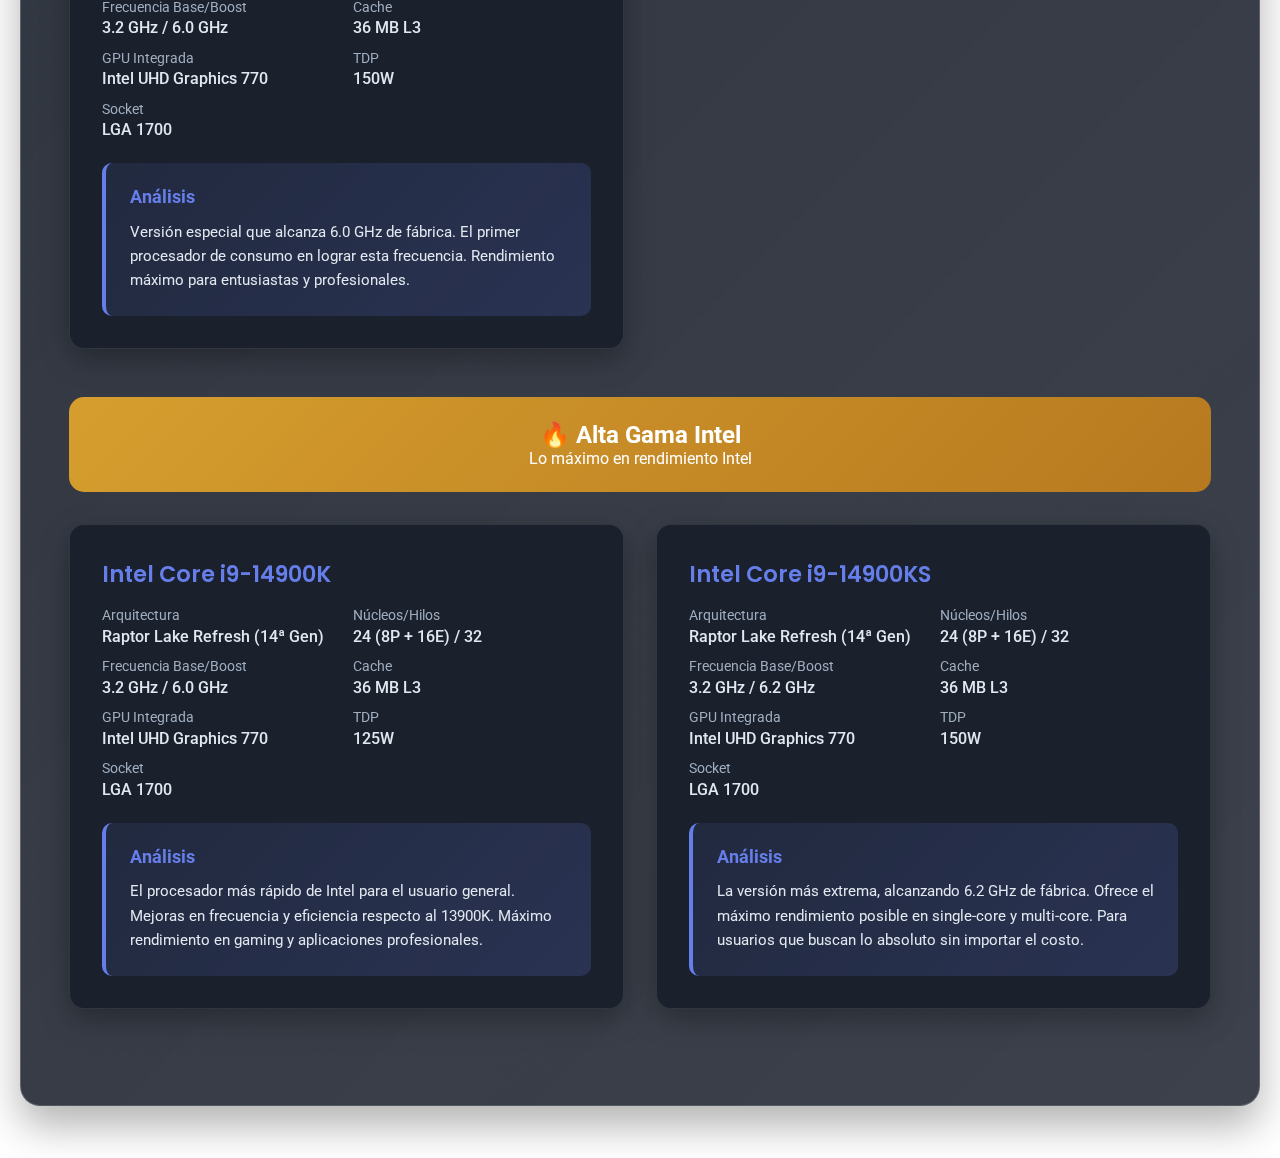
<file: Procesadores.html>
<!DOCTYPE html>
<html lang="es">
<head>
    <meta charset="UTF-8">
    <meta name="viewport" content="width=device-width, initial-scale=1.0">
    <title>Procesadores | Arquitectura de Computadoras</title>
    <link href="https://fonts.googleapis.com/css2?family=Poppins:wght@300;400;500;600;700&family=Roboto:wght@300;400;500&display=swap" rel="stylesheet">
    <link rel="stylesheet" href="https://cdnjs.cloudflare.com/ajax/libs/font-awesome/6.0.0/css/all.min.css">
    <style>
        * {
            box-sizing: border-box;
            margin: 0;
            padding: 0;
        }

        :root {
            --primary: #667eea;
            --secondary: #764ba2;
            --accent: #f093fb;
            --dark: #1a202c;
            --light: #2d3748;
            --text: #e2e8f0;
            --text-light: #a0aec0;
            --success: #48bb78;
            --warning: #ed8936;
            --info: #4299e1;
            --intel-blue: #0071c5;
            --amd-red: #ed1c24;
        }

        body {
            font-family: 'Roboto', sans-serif;
            background: linear-gradient(135deg, #667eea 0%, #764ba2 50%, #f093fb 100%);
            background-attachment: fixed;
            min-height: 100vh;
            padding: 20px;
            position: relative;
            overflow-x: hidden;
        }

        body::before {
            content: '';
            position: fixed;
            top: 0;
            left: 0;
            width: 100%;
            height: 100%;
            background: 
                radial-gradient(circle at 20% 80%, rgba(120, 119, 198, 0.3) 0%, transparent 50%),
                radial-gradient(circle at 80% 20%, rgba(255, 119, 198, 0.3) 0%, transparent 50%),
                radial-gradient(circle at 40% 40%, rgba(120, 219, 255, 0.2) 0%, transparent 50%);
            z-index: -1;
        }

        .container {
            max-width: 1400px;
            margin: 0 auto;
            position: relative;
        }

        header {
            text-align: center;
            color: white;
            margin-bottom: 3rem;
            padding: 2rem 0;
            position: relative;
        }

        header h1 {
            font-family: 'Poppins', sans-serif;
            font-size: 3rem;
            margin-bottom: 0.5rem;
            font-weight: 700;
            text-shadow: 3px 3px 6px rgba(0,0,0,0.3);
            background: linear-gradient(135deg, #fff 0%, #f0f0f0 100%);
            -webkit-background-clip: text;
            -webkit-text-fill-color: transparent;
            background-clip: text;
        }

        header .subtitle {
            font-size: 1.3rem;
            opacity: 0.9;
            font-weight: 300;
            text-shadow: 1px 1px 2px rgba(0,0,0,0.3);
            max-width: 600px;
            margin: 0 auto;
            line-height: 1.6;
        }

        .nav-container {
            display: flex;
            justify-content: space-between;
            align-items: center;
            margin-bottom: 2rem;
            flex-wrap: wrap;
            gap: 1rem;
        }

        .back-button {
            display: inline-flex;
            align-items: center;
            padding: 0.8rem 1.5rem;
            background: linear-gradient(135deg, var(--primary), var(--secondary));
            color: white;
            text-decoration: none;
            border-radius: 10px;
            font-weight: 500;
            transition: all 0.3s ease;
            box-shadow: 0 4px 15px rgba(102, 126, 234, 0.4);
            border: 2px solid rgba(255,255,255,0.2);
        }

        .back-button:hover {
            transform: translateX(-5px);
            box-shadow: 0 6px 20px rgba(102, 126, 234, 0.6);
        }

        .main-content {
            background: linear-gradient(135deg, rgba(26,32,44,0.95) 0%, rgba(26,32,44,0.85) 100%);
            border-radius: 20px;
            padding: 3rem;
            box-shadow: 
                0 20px 40px rgba(0,0,0,0.3),
                0 0 0 1px rgba(255,255,255,0.1);
            backdrop-filter: blur(10px);
            border: 1px solid rgba(255,255,255,0.2);
            margin-bottom: 2rem;
        }

        .brand-tabs {
            display: flex;
            justify-content: center;
            margin-bottom: 3rem;
            gap: 1rem;
        }

        .brand-tab {
            padding: 1rem 2rem;
            border-radius: 10px;
            cursor: pointer;
            font-weight: 600;
            transition: all 0.3s ease;
            border: 2px solid transparent;
        }

        .brand-tab.intel {
            background: linear-gradient(135deg, var(--intel-blue), #005a9e);
            color: white;
        }

        .brand-tab.amd {
            background: linear-gradient(135deg, var(--amd-red), #c41e3a);
            color: white;
        }

        .brand-tab.active {
            transform: scale(1.05);
            box-shadow: 0 8px 25px rgba(0,0,0,0.3);
        }

        .brand-content {
            display: none;
        }

        .brand-content.active {
            display: block;
        }

        .tier-section {
            margin-bottom: 3rem;
        }

        .tier-header {
            text-align: center;
            margin-bottom: 2rem;
            padding: 1.5rem;
            border-radius: 15px;
            color: white;
        }

        .tier-header.low {
            background: linear-gradient(135deg, #38a169, #2f855a);
        }

        .tier-header.mid {
            background: linear-gradient(135deg, #3182ce, #2c5aa0);
        }

        .tier-header.high {
            background: linear-gradient(135deg, #d69e2e, #b7791f);
        }

        .processors-grid {
            display: grid;
            grid-template-columns: repeat(auto-fit, minmax(400px, 1fr));
            gap: 2rem;
        }

        .processor-card {
            background: var(--dark);
            border-radius: 15px;
            padding: 2rem;
            box-shadow: 0 10px 30px rgba(0,0,0,0.3);
            border: 1px solid rgba(255,255,255,0.1);
            transition: all 0.3s ease;
        }

        .processor-card:hover {
            transform: translateY(-5px);
            box-shadow: 0 20px 40px rgba(0,0,0,0.15);
        }

        .processor-name {
            font-family: 'Poppins', sans-serif;
            font-size: 1.4rem;
            color: var(--primary);
            margin-bottom: 1rem;
            font-weight: 600;
        }

        .spec-grid {
            display: grid;
            grid-template-columns: 1fr 1fr;
            gap: 0.8rem;
            margin-bottom: 1.5rem;
        }

        .spec-item {
            display: flex;
            flex-direction: column;
        }

        .spec-label {
            font-size: 0.85rem;
            color: var(--text-light);
            margin-bottom: 0.2rem;
        }

        .spec-value {
            color: var(--text);
            font-weight: 500;
        }

        .analysis-section {
            background: linear-gradient(135deg, rgba(102,126,234,0.1), rgba(102,126,234,0.2));
            padding: 1.5rem;
            border-radius: 10px;
            border-left: 4px solid var(--primary);
        }

        .analysis-section h4 {
            color: var(--primary);
            margin-bottom: 0.8rem;
            font-size: 1.1rem;
        }

        .analysis-section p {
            color: var(--text);
            line-height: 1.6;
            font-size: 0.95rem;
        }

        @media (max-width: 768px) {
            .processors-grid {
                grid-template-columns: 1fr;
            }
            
            .spec-grid {
                grid-template-columns: 1fr;
            }
            
            .brand-tabs {
                flex-direction: column;
            }
        }
    </style>
</head>
<body>
    <div class="container">
        <header>
            <h1>🔥 Procesadores</h1>
            <p class="subtitle">Guía completa de procesadores Intel y AMD por gamas de rendimiento</p>
        </header>

        <div class="nav-container">
            <a href="index.html" class="back-button">
                <i class="fas fa-arrow-left"></i>
                <span style="margin-left: 0.5rem;">Volver al Inicio</span>
            </a>
        </div>

        <div class="main-content">
            <div class="brand-tabs">
                <div class="brand-tab intel active" onclick="switchBrand('intel')">
                    <i class="fab fa-intel"></i> Intel
                </div>
                <div class="brand-tab amd" onclick="switchBrand('amd')">
                    <i class="fab fa-amd"></i> AMD
                </div>
            </div>

            <!-- Intel Content -->
            <div id="intel-content" class="brand-content active">
                <!-- Baja Gama Intel -->
                <div class="tier-section">
                    <div class="tier-header low">
                        <h2>💚 Baja Gama Intel</h2>
                        <p>Procesadores de entrada ideales para builds económicas</p>
                    </div>
                    <div class="processors-grid">
                        <div class="processor-card">
                            <h3 class="processor-name">Intel Core i3-13100</h3>
                            <div class="spec-grid">
                                <div class="spec-item">
                                    <span class="spec-label">Arquitectura</span>
                                    <span class="spec-value">Raptor Lake (13ª Gen)</span>
                                </div>
                                <div class="spec-item">
                                    <span class="spec-label">Núcleos/Hilos</span>
                                    <span class="spec-value">4 / 8</span>
                                </div>
                                <div class="spec-item">
                                    <span class="spec-label">Frecuencia Base/Boost</span>
                                    <span class="spec-value">3.4 GHz / 4.5 GHz</span>
                                </div>
                                <div class="spec-item">
                                    <span class="spec-label">Cache</span>
                                    <span class="spec-value">12 MB L3</span>
                                </div>
                                <div class="spec-item">
                                    <span class="spec-label">GPU Integrada</span>
                                    <span class="spec-value">Intel UHD Graphics 730</span>
                                </div>
                                <div class="spec-item">
                                    <span class="spec-label">TDP</span>
                                    <span class="spec-value">60W</span>
                                </div>
                                <div class="spec-item">
                                    <span class="spec-label">Socket</span>
                                    <span class="spec-value">LGA 1700</span>
                                </div>
                            </div>
                            <div class="analysis-section">
                                <h4>Análisis</h4>
                                <p>Procesador de entrada ideal para builds económicas. Ofrece rendimiento suficiente para ofimática, navegación web, contenido multimedia y gaming casual. Su principal ventaja es la eficiencia energética y bajo costo.</p>
                            </div>
                        </div>

                        <div class="processor-card">
                            <h3 class="processor-name">Intel Core i5-12400</h3>
                            <div class="spec-grid">
                                <div class="spec-item">
                                    <span class="spec-label">Arquitectura</span>
                                    <span class="spec-value">Alder Lake (12ª Gen)</span>
                                </div>
                                <div class="spec-item">
                                    <span class="spec-label">Núcleos/Hilos</span>
                                    <span class="spec-value">6 / 12</span>
                                </div>
                                <div class="spec-item">
                                    <span class="spec-label">Frecuencia Base/Boost</span>
                                    <span class="spec-value">2.5 GHz / 4.4 GHz</span>
                                </div>
                                <div class="spec-item">
                                    <span class="spec-label">Cache</span>
                                    <span class="spec-value">18 MB L3</span>
                                </div>
                                <div class="spec-item">
                                    <span class="spec-label">GPU Integrada</span>
                                    <span class="spec-value">Intel UHD Graphics 730</span>
                                </div>
                                <div class="spec-item">
                                    <span class="spec-label">TDP</span>
                                    <span class="spec-value">65W</span>
                                </div>
                                <div class="spec-item">
                                    <span class="spec-label">Socket</span>
                                    <span class="spec-value">LGA 1700</span>
                                </div>
                            </div>
                            <div class="analysis-section">
                                <h4>Análisis</h4>
                                <p>Considerado uno de los mejores procesadores en relación calidad-precio. Excelente para gaming a 1080p con tarjeta gráfica dedicada y multitarea fluida. Supera en rendimiento a generaciones anteriores de gama alta.</p>
                            </div>
                        </div>
                    </div>
                </div>

                <!-- Gama Media Intel -->
                <div class="tier-section">
                    <div class="tier-header mid">
                        <h2>💙 Gama Media Intel</h2>
                        <p>Procesadores versátiles para gaming y productividad</p>
                    </div>
                    <div class="processors-grid">
                        <div class="processor-card">
                            <h3 class="processor-name">Intel Core i5-13400</h3>
                            <div class="spec-grid">
                                <div class="spec-item">
                                    <span class="spec-label">Arquitectura</span>
                                    <span class="spec-value">Raptor Lake (13ª Gen)</span>
                                </div>
                                <div class="spec-item">
                                    <span class="spec-label">Núcleos/Hilos</span>
                                    <span class="spec-value">10 (6P + 4E) / 16</span>
                                </div>
                                <div class="spec-item">
                                    <span class="spec-label">Frecuencia Base/Boost</span>
                                    <span class="spec-value">2.5 GHz / 4.6 GHz</span>
                                </div>
                                <div class="spec-item">
                                    <span class="spec-label">Cache</span>
                                    <span class="spec-value">20 MB L3</span>
                                </div>
                                <div class="spec-item">
                                    <span class="spec-label">GPU Integrada</span>
                                    <span class="spec-value">Intel UHD Graphics 730</span>
                                </div>
                                <div class="spec-item">
                                    <span class="spec-label">TDP</span>
                                    <span class="spec-value">65W</span>
                                </div>
                                <div class="spec-item">
                                    <span class="spec-label">Socket</span>
                                    <span class="spec-value">LGA 1700</span>
                                </div>
                            </div>
                            <div class="analysis-section">
                                <h4>Análisis</h4>
                                <p>Evolución natural del 12400 con núcleos eficientes adicionales. Ofrece notable mejora en productividad y multitarea. Ideal para gaming 1080p/1440p, streaming ligero y edición básica de video.</p>
                            </div>
                        </div>

                        <div class="processor-card">
                            <h3 class="processor-name">Intel Core i5-13600K</h3>
                            <div class="spec-grid">
                                <div class="spec-item">
                                    <span class="spec-label">Arquitectura</span>
                                    <span class="spec-value">Raptor Lake (13ª Gen)</span>
                                </div>
                                <div class="spec-item">
                                    <span class="spec-label">Núcleos/Hilos</span>
                                    <span class="spec-value">14 (6P + 8E) / 20</span>
                                </div>
                                <div class="spec-item">
                                    <span class="spec-label">Frecuencia Base/Boost</span>
                                    <span class="spec-value">3.5 GHz / 5.1 GHz</span>
                                </div>
                                <div class="spec-item">
                                    <span class="spec-label">Cache</span>
                                    <span class="spec-value">24 MB L3</span>
                                </div>
                                <div class="spec-item">
                                    <span class="spec-label">GPU Integrada</span>
                                    <span class="spec-value">Intel UHD Graphics 770</span>
                                </div>
                                <div class="spec-item">
                                    <span class="spec-label">TDP</span>
                                    <span class="spec-value">125W</span>
                                </div>
                                <div class="spec-item">
                                    <span class="spec-label">Socket</span>
                                    <span class="spec-value">LGA 1700</span>
                                </div>
                            </div>
                            <div class="analysis-section">
                                <h4>Análisis</h4>
                                <p>Uno de los procesadores más versátiles del mercado. Destaca tanto en gaming como en productividad. Permite overclocking y rinde cerca de los i7 de generación anterior. Perfecto para usuarios exigentes.</p>
                            </div>
                        </div>

                        <div class="processor-card">
                            <h3 class="processor-name">Intel Core i7-13700K</h3>
                            <div class="spec-grid">
                                <div class="spec-item">
                                    <span class="spec-label">Arquitectura</span>
                                    <span class="spec-value">Raptor Lake (13ª Gen)</span>
                                </div>
                                <div class="spec-item">
                                    <span class="spec-label">Núcleos/Hilos</span>
                                    <span class="spec-value">16 (8P + 8E) / 24</span>
                                </div>
                                <div class="spec-item">
                                    <span class="spec-label">Frecuencia Base/Boost</span>
                                    <span class="spec-value">3.4 GHz / 5.4 GHz</span>
                                </div>
                                <div class="spec-item">
                                    <span class="spec-label">Cache</span>
                                    <span class="spec-value">30 MB L3</span>
                                </div>
                                <div class="spec-item">
                                    <span class="spec-label">GPU Integrada</span>
                                    <span class="spec-value">Intel UHD Graphics 770</span>
                                </div>
                                <div class="spec-item">
                                    <span class="spec-label">TDP</span>
                                    <span class="spec-value">125W</span>
                                </div>
                                <div class="spec-item">
                                    <span class="spec-label">Socket</span>
                                    <span class="spec-value">LGA 1700</span>
                                </div>
                            </div>
                            <div class="analysis-section">
                                <h4>Análisis</h4>
                                <p>Procesador de alto rendimiento para usuarios que necesitan potencia tanto para gaming como para trabajo profesional. Excelente en edición de video, renderizado 3D y streaming de alta calidad.</p>
                            </div>
                        </div>
                    </div>
                </div>

                <!-- Alta Gama Media Intel -->
                <div class="tier-section">
                    <div class="tier-header high">
                        <h2>💛 Alta Gama Media Intel</h2>
                        <p>Procesadores de alto rendimiento para profesionales</p>
                    </div>
                    <div class="processors-grid">
                        <div class="processor-card">
                            <h3 class="processor-name">Intel Core i7-14700K</h3>
                            <div class="spec-grid">
                                <div class="spec-item">
                                    <span class="spec-label">Arquitectura</span>
                                    <span class="spec-value">Raptor Lake Refresh (14ª Gen)</span>
                                </div>
                                <div class="spec-item">
                                    <span class="spec-label">Núcleos/Hilos</span>
                                    <span class="spec-value">20 (8P + 12E) / 28</span>
                                </div>
                                <div class="spec-item">
                                    <span class="spec-label">Frecuencia Base/Boost</span>
                                    <span class="spec-value">3.4 GHz / 5.6 GHz</span>
                                </div>
                                <div class="spec-item">
                                    <span class="spec-label">Cache</span>
                                    <span class="spec-value">33 MB L3</span>
                                </div>
                                <div class="spec-item">
                                    <span class="spec-label">GPU Integrada</span>
                                    <span class="spec-value">Intel UHD Graphics 770</span>
                                </div>
                                <div class="spec-item">
                                    <span class="spec-label">TDP</span>
                                    <span class="spec-value">125W</span>
                                </div>
                                <div class="spec-item">
                                    <span class="spec-label">Socket</span>
                                    <span class="spec-value">LGA 1700</span>
                                </div>
                            </div>
                            <div class="analysis-section">
                                <h4>Análisis</h4>
                                <p>La mayor evolución de la 14ª generación con 4 núcleos eficientes adicionales. Ofrece mejora significativa en productividad y rendimiento multi-núcleo frente al 13700K.</p>
                            </div>
                        </div>

                        <div class="processor-card">
                            <h3 class="processor-name">Intel Core i9-13900K</h3>
                            <div class="spec-grid">
                                <div class="spec-item">
                                    <span class="spec-label">Arquitectura</span>
                                    <span class="spec-value">Raptor Lake (13ª Gen)</span>
                                </div>
                                <div class="spec-item">
                                    <span class="spec-label">Núcleos/Hilos</span>
                                    <span class="spec-value">24 (8P + 16E) / 32</span>
                                </div>
                                <div class="spec-item">
                                    <span class="spec-label">Frecuencia Base/Boost</span>
                                    <span class="spec-value">3.0 GHz / 5.8 GHz</span>
                                </div>
                                <div class="spec-item">
                                    <span class="spec-label">Cache</span>
                                    <span class="spec-value">36 MB L3</span>
                                </div>
                                <div class="spec-item">
                                    <span class="spec-label">GPU Integrada</span>
                                    <span class="spec-value">Intel UHD Graphics 770</span>
                                </div>
                                <div class="spec-item">
                                    <span class="spec-label">TDP</span>
                                    <span class="spec-value">125W</span>
                                </div>
                                <div class="spec-item">
                                    <span class="spec-label">Socket</span>
                                    <span class="spec-value">LGA 1700</span>
                                </div>
                            </div>
                            <div class="analysis-section">
                                <h4>Análisis</h4>
                                <p>Flagship de la 13ª generación. Ofrece rendimiento extremo en todas las áreas. Requiere refrigeración de alta gama pero entrega el máximo desempeño para gaming y estaciones de trabajo.</p>
                            </div>
                        </div>

                        <div class="processor-card">
                            <h3 class="processor-name">Intel Core i9-13900KS</h3>
                            <div class="spec-grid">
                                <div class="spec-item">
                                    <span class="spec-label">Arquitectura</span>
                                    <span class="spec-value">Raptor Lake (13ª Gen)</span>
                                </div>
                                <div class="spec-item">
                                    <span class="spec-label">Núcleos/Hilos</span>
                                    <span class="spec-value">24 (8P + 16E) / 32</span>
                                </div>
                                <div class="spec-item">
                                    <span class="spec-label">Frecuencia Base/Boost</span>
                                    <span class="spec-value">3.2 GHz / 6.0 GHz</span>
                                </div>
                                <div class="spec-item">
                                    <span class="spec-label">Cache</span>
                                    <span class="spec-value">36 MB L3</span>
                                </div>
                                <div class="spec-item">
                                    <span class="spec-label">GPU Integrada</span>
                                    <span class="spec-value">Intel UHD Graphics 770</span>
                                </div>
                                <div class="spec-item">
                                    <span class="spec-label">TDP</span>
                                    <span class="spec-value">150W</span>
                                </div>
                                <div class="spec-item">
                                    <span class="spec-label">Socket</span>
                                    <span class="spec-value">LGA 1700</span>
                                </div>
                            </div>
                            <div class="analysis-section">
                                <h4>Análisis</h4>
                                <p>Versión especial que alcanza 6.0 GHz de fábrica. El primer procesador de consumo en lograr esta frecuencia. Rendimiento máximo para entusiastas y profesionales.</p>
                            </div>
                        </div>
                    </div>
                </div>

                <!-- Alta Gama Intel -->
                <div class="tier-section">
                    <div class="tier-header high">
                        <h2>🔥 Alta Gama Intel</h2>
                        <p>Lo máximo en rendimiento Intel</p>
                    </div>
                    <div class="processors-grid">
                        <div class="processor-card">
                            <h3 class="processor-name">Intel Core i9-14900K</h3>
                            <div class="spec-grid">
                                <div class="spec-item">
                                    <span class="spec-label">Arquitectura</span>
                                    <span class="spec-value">Raptor Lake Refresh (14ª Gen)</span>
                                </div>
                                <div class="spec-item">
                                    <span class="spec-label">Núcleos/Hilos</span>
                                    <span class="spec-value">24 (8P + 16E) / 32</span>
                                </div>
                                <div class="spec-item">
                                    <span class="spec-label">Frecuencia Base/Boost</span>
                                    <span class="spec-value">3.2 GHz / 6.0 GHz</span>
                                </div>
                                <div class="spec-item">
                                    <span class="spec-label">Cache</span>
                                    <span class="spec-value">36 MB L3</span>
                                </div>
                                <div class="spec-item">
                                    <span class="spec-label">GPU Integrada</span>
                                    <span class="spec-value">Intel UHD Graphics 770</span>
                                </div>
                                <div class="spec-item">
                                    <span class="spec-label">TDP</span>
                                    <span class="spec-value">125W</span>
                                </div>
                                <div class="spec-item">
                                    <span class="spec-label">Socket</span>
                                    <span class="spec-value">LGA 1700</span>
                                </div>
                            </div>
                            <div class="analysis-section">
                                <h4>Análisis</h4>
                                <p>El procesador más rápido de Intel para el usuario general. Mejoras en frecuencia y eficiencia respecto al 13900K. Máximo rendimiento en gaming y aplicaciones profesionales.</p>
                            </div>
                        </div>

                        <div class="processor-card">
                            <h3 class="processor-name">Intel Core i9-14900KS</h3>
                            <div class="spec-grid">
                                <div class="spec-item">
                                    <span class="spec-label">Arquitectura</span>
                                    <span class="spec-value">Raptor Lake Refresh (14ª Gen)</span>
                                </div>
                                <div class="spec-item">
                                    <span class="spec-label">Núcleos/Hilos</span>
                                    <span class="spec-value">24 (8P + 16E) / 32</span>
                                </div>
                                <div class="spec-item">
                                    <span class="spec-label">Frecuencia Base/Boost</span>
                                    <span class="spec-value">3.2 GHz / 6.2 GHz</span>
                                </div>
                                <div class="spec-item">
                                    <span class="spec-label">Cache</span>
                                    <span class="spec-value">36 MB L3</span>
                                </div>
                                <div class="spec-item">
                                    <span class="spec-label">GPU Integrada</span>
                                    <span class="spec-value">Intel UHD Graphics 770</span>
                                </div>
                                <div class="spec-item">
                                    <span class="spec-label">TDP</span>
                                    <span class="spec-value">150W</span>
                                </div>
                                <div class="spec-item">
                                    <span class="spec-label">Socket</span>
                                    <span class="spec-value">LGA 1700</span>
                                </div>
                            </div>
                            <div class="analysis-section">
                                <h4>Análisis</h4>
                                <p>La versión más extrema, alcanzando 6.2 GHz de fábrica. Ofrece el máximo rendimiento posible en single-core y multi-core. Para usuarios que buscan lo absoluto sin importar el costo.</p>
                            </div>
                        </div>
                    </div>
                </div>
            </div>

            <!-- AMD Content -->
            <div id="amd-content" class="brand-content">
                <!-- Baja Gama AMD -->
                <div class="tier-section">
                    <div class="tier-header low">
                        <h2>💚 Baja Gama AMD</h2>
                        <p>Procesadores AMD de entrada con excelente valor</p>
                    </div>
                    <div class="processors-grid">
                        <div class="processor-card">
                            <h3 class="processor-name">AMD Ryzen 5 5600G</h3>
                            <div class="spec-grid">
                                <div class="spec-item">
                                    <span class="spec-label">Arquitectura</span>
                                    <span class="spec-value">Zen 3 (Cezanne)</span>
                                </div>
                                <div class="spec-item">
                                    <span class="spec-label">Núcleos/Hilos</span>
                                    <span class="spec-value">6 / 12</span>
                                </div>
                                <div class="spec-item">
                                    <span class="spec-label">Frecuencia Base/Boost</span>
                                    <span class="spec-value">3.9 GHz / 4.4 GHz</span>
                                </div>
                                <div class="spec-item">
                                    <span class="spec-label">Cache</span>
                                    <span class="spec-value">16 MB L3</span>
                                </div>
                                <div class="spec-item">
                                    <span class="spec-label">GPU Integrada</span>
                                    <span class="spec-value">Radeon Vega 7 (512 shaders)</span>
                                </div>
                                <div class="spec-item">
                                    <span class="spec-label">TDP</span>
                                    <span class="spec-value">65W</span>
                                </div>
                                <div class="spec-item">
                                    <span class="spec-label">Socket</span>
                                    <span class="spec-value">AM4</span>
                                </div>
                            </div>
                            <div class="analysis-section">
                                <h4>Análisis</h4>
                                <p>Rey de los gráficos integrados. Permite gaming casual a 1080p en configuraciones bajas sin tarjeta gráfica. Excelente para builds económicas y HTPC.</p>
                            </div>
                        </div>

                        <div class="processor-card">
                            <h3 class="processor-name">AMD Ryzen 5 5600</h3>
                            <div class="spec-grid">
                                <div class="spec-item">
                                    <span class="spec-label">Arquitectura</span>
                                    <span class="spec-value">Zen 3 (Vermeer)</span>
                                </div>
                                <div class="spec-item">
                                    <span class="spec-label">Núcleos/Hilos</span>
                                    <span class="spec-value">6 / 12</span>
                                </div>
                                <div class="spec-item">
                                    <span class="spec-label">Frecuencia Base/Boost</span>
                                    <span class="spec-value">3.5 GHz / 4.4 GHz</span>
                                </div>
                                <div class="spec-item">
                                    <span class="spec-label">Cache</span>
                                    <span class="spec-value">32 MB L3</span>
                                </div>
                                <div class="spec-item">
                                    <span class="spec-label">GPU Integrada</span>
                                    <span class="spec-value">No</span>
                                </div>
                                <div class="spec-item">
                                    <span class="spec-label">TDP</span>
                                    <span class="spec-value">65W</span>
                                </div>
                                <div class="spec-item">
                                    <span class="spec-label">Socket</span>
                                    <span class="spec-value">AM4</span>
                                </div>
                            </div>
                            <div class="analysis-section">
                                <h4>Análisis</h4>
                                <p>Clásico moderno con excelente relación precio-rendimiento. Ideal para gaming con GPU dedicada. Ofrece gran rendimiento en plataforma AM4 de bajo costo.</p>
                            </div>
                        </div>
                    </div>
                </div>

                <!-- Gama Media AMD -->
                <div class="tier-section">
                    <div class="tier-header mid">
                        <h2>💙 Gama Media AMD</h2>
                        <p>Procesadores AMD equilibrados para gaming y productividad</p>
                    </div>
                    <div class="processors-grid">
                        <div class="processor-card">
                            <h3 class="processor-name">AMD Ryzen 5 7600</h3>
                            <div class="spec-grid">
                                <div class="spec-item">
                                    <span class="spec-label">Arquitectura</span>
                                    <span class="spec-value">Zen 4 (Raphael)</span>
                                </div>
                                <div class="spec-item">
                                    <span class="spec-label">Núcleos/Hilos</span>
                                    <span class="spec-value">6 / 12</span>
                                </div>
                                <div class="spec-item">
                                    <span class="spec-label">Frecuencia Base/Boost</span>
                                    <span class="spec-value">3.8 GHz / 5.1 GHz</span>
                                </div>
                                <div class="spec-item">
                                    <span class="spec-label">Cache</span>
                                    <span class="spec-value">32 MB L3</span>
                                </div>
                                <div class="spec-item">
                                    <span class="spec-label">GPU Integrada</span>
                                    <span class="spec-value">Radeon Graphics (básica)</span>
                                </div>
                                <div class="spec-item">
                                    <span class="spec-label">TDP</span>
                                    <span class="spec-value">65W</span>
                                </div>
                                <div class="spec-item">
                                    <span class="spec-label">Socket</span>
                                    <span class="spec-value">AM5</span>
                                </div>
                            </div>
                            <div class="analysis-section">
                                <h4>Análisis</h4>
                                <p>Entrada ideal a plataforma AM5. Soporta DDR5 y PCIe 5.0. Excelente rendimiento en gaming y eficiencia energética. Futuro-proof.</p>
                            </div>
                        </div>

                        <div class="processor-card">
                            <h3 class="processor-name">AMD Ryzen 7 5700X</h3>
                            <div class="spec-grid">
                                <div class="spec-item">
                                    <span class="spec-label">Arquitectura</span>
                                    <span class="spec-value">Zen 3 (Vermeer)</span>
                                </div>
                                <div class="spec-item">
                                    <span class="spec-label">Núcleos/Hilos</span>
                                    <span class="spec-value">8 / 16</span>
                                </div>
                                <div class="spec-item">
                                    <span class="spec-label">Frecuencia Base/Boost</span>
                                    <span class="spec-value">3.4 GHz / 4.6 GHz</span>
                                </div>
                                <div class="spec-item">
                                    <span class="spec-label">Cache</span>
                                    <span class="spec-value">32 MB L3</span>
                                </div>
                                <div class="spec-item">
                                    <span class="spec-label">GPU Integrada</span>
                                    <span class="spec-value">No</span>
                                </div>
                                <div class="spec-item">
                                    <span class="spec-label">TDP</span>
                                    <span class="spec-value">65W</span>
                                </div>
                                <div class="spec-item">
                                    <span class="spec-label">Socket</span>
                                    <span class="spec-value">AM4</span>
                                </div>
                            </div>
                            <div class="analysis-section">
                                <h4>Análisis</h4>
                                <p>Versión eficiente de 8 núcleos. Perfecto para quienes necesitan más multitarea y rendimiento en productividad sin cambiar plataforma.</p>
                            </div>
                        </div>

                        <div class="processor-card">
                            <h3 class="processor-name">AMD Ryzen 7 7700X</h3>
                            <div class="spec-grid">
                                <div class="spec-item">
                                    <span class="spec-label">Arquitectura</span>
                                    <span class="spec-value">Zen 4 (Raphael)</span>
                                </div>
                                <div class="spec-item">
                                    <span class="spec-label">Núcleos/Hilos</span>
                                    <span class="spec-value">8 / 16</span>
                                </div>
                                <div class="spec-item">
                                    <span class="spec-label">Frecuencia Base/Boost</span>
                                    <span class="spec-value">4.5 GHz / 5.4 GHz</span>
                                </div>
                                <div class="spec-item">
                                    <span class="spec-label">Cache</span>
                                    <span class="spec-value">32 MB L3</span>
                                </div>
                                <div class="spec-item">
                                    <span class="spec-label">GPU Integrada</span>
                                    <span class="spec-value">Radeon Graphics (básica)</span>
                                </div>
                                <div class="spec-item">
                                    <span class="spec-label">TDP</span>
                                    <span class="spec-value">105W</span>
                                </div>
                                <div class="spec-item">
                                    <span class="spec-label">Socket</span>
                                    <span class="spec-value">AM5</span>
                                </div>
                            </div>
                            <div class="analysis-section">
                                <h4>Análisis</h4>
                                <p>Alto rendimiento en plataforma AM5. Excelente para gaming y trabajo. Soporta las últimas tecnologías como DDR5 y PCIe 5.0.</p>
                            </div>
                        </div>
                    </div>
                </div>

                <!-- Alta Gama Media AMD -->
                <div class="tier-section">
                    <div class="tier-header high">
                        <h2>💛 Alta Gama Media AMD</h2>
                        <p>Procesadores AMD de alto rendimiento</p>
                    </div>
                    <div class="processors-grid">
                        <div class="processor-card">
                            <h3 class="processor-name">AMD Ryzen 9 7900X</h3>
                            <div class="spec-grid">
                                <div class="spec-item">
                                    <span class="spec-label">Arquitectura</span>
                                    <span class="spec-value">Zen 4 (Raphael)</span>
                                </div>
                                <div class="spec-item">
                                    <span class="spec-label">Núcleos/Hilos</span>
                                    <span class="spec-value">12 / 24</span>
                                </div>
                                <div class="spec-item">
                                    <span class="spec-label">Frecuencia Base/Boost</span>
                                    <span class="spec-value">4.7 GHz / 5.6 GHz</span>
                                </div>
                                <div class="spec-item">
                                    <span class="spec-label">Cache</span>
                                    <span class="spec-value">64 MB L3</span>
                                </div>
                                <div class="spec-item">
                                    <span class="spec-label">GPU Integrada</span>
                                    <span class="spec-value">Radeon Graphics (básica)</span>
                                </div>
                                <div class="spec-item">
                                    <span class="spec-label">TDP</span>
                                    <span class="spec-value">170W</span>
                                </div>
                                <div class="spec-item">
                                    <span class="spec-label">Socket</span>
                                    <span class="spec-value">AM5</span>
                                </div>
                            </div>
                            <div class="analysis-section">
                                <h4>Análisis</h4>
                                <p>Procesador profesional con 12 núcleos de alto rendimiento. Ideal para estaciones de trabajo, renderizado y streaming de alta calidad.</p>
                            </div>
                        </div>

                        <div class="processor-card">
                            <h3 class="processor-name">AMD Ryzen 9 7900X3D</h3>
                            <div class="spec-grid">
                                <div class="spec-item">
                                    <span class="spec-label">Arquitectura</span>
                                    <span class="spec-value">Zen 4 (Raphael) con 3D-V-Cache</span>
                                </div>
                                <div class="spec-item">
                                    <span class="spec-label">Núcleos/Hilos</span>
                                    <span class="spec-value">12 / 24</span>
                                </div>
                                <div class="spec-item">
                                    <span class="spec-label">Frecuencia Base/Boost</span>
                                    <span class="spec-value">4.4 GHz / 5.6 GHz</span>
                                </div>
                                <div class="spec-item">
                                    <span class="spec-label">Cache</span>
                                    <span class="spec-value">128 MB L3 (64 MB + 64 MB 3D)</span>
                                </div>
                                <div class="spec-item">
                                    <span class="spec-label">GPU Integrada</span>
                                    <span class="spec-value">Radeon Graphics (básica)</span>
                                </div>
                                <div class="spec-item">
                                    <span class="spec-label">TDP</span>
                                    <span class="spec-value">120W</span>
                                </div>
                                <div class="spec-item">
                                    <span class="spec-label">Socket</span>
                                    <span class="spec-value">AM5</span>
                                </div>
                            </div>
                            <div class="analysis-section">
                                <h4>Análisis</h4>
                                <p>Combina alta cantidad de núcleos con tecnología 3D-V-Cache. Excelente equilibrio entre gaming y productividad.</p>
                            </div>
                        </div>

                        <div class="processor-card">
                            <h3 class="processor-name">AMD Ryzen 7 7800X3D</h3>
                            <div class="spec-grid">
                                <div class="spec-item">
                                    <span class="spec-label">Arquitectura</span>
                                    <span class="spec-value">Zen 4 (Raphael) con 3D-V-Cache</span>
                                </div>
                                <div class="spec-item">
                                    <span class="spec-label">Núcleos/Hilos</span>
                                    <span class="spec-value">8 / 16</span>
                                </div>
                                <div class="spec-item">
                                    <span class="spec-label">Frecuencia Base/Boost</span>
                                    <span class="spec-value">4.2 GHz / 5.0 GHz</span>
                                </div>
                                <div class="spec-item">
                                    <span class="spec-label">Cache</span>
                                    <span class="spec-value">96 MB L3 (32 MB + 64 MB 3D)</span>
                                </div>
                                <div class="spec-item">
                                    <span class="spec-label">GPU Integrada</span>
                                    <span class="spec-value">Radeon Graphics (básica)</span>
                                </div>
                                <div class="spec-item">
                                    <span class="spec-label">TDP</span>
                                    <span class="spec-value">120W</span>
                                </div>
                                <div class="spec-item">
                                    <span class="spec-label">Socket</span>
                                    <span class="spec-value">AM5</span>
                                </div>
                            </div>
                            <div class="analysis-section">
                                <h4>Análisis</h4>
                                <p>El rey absoluto del gaming. La tecnología 3D-V-Cache le da ventaja significativa en juegos, superando a procesadores más costosos.</p>
                            </div>
                        </div>
                    </div>
                </div>

                <!-- Alta Gama AMD -->
                <div class="tier-section">
                    <div class="tier-header high">
                        <h2>🔥 Alta Gama AMD</h2>
                        <p>Lo máximo en rendimiento AMD</p>
                    </div>
                    <div class="processors-grid">
                        <div class="processor-card">
                            <h3 class="processor-name">AMD Ryzen 9 7950X</h3>
                            <div class="spec-grid">
                                <div class="spec-item">
                                    <span class="spec-label">Arquitectura</span>
                                    <span class="spec-value">Zen 4 (Raphael)</span>
                                </div>
                                <div class="spec-item">
                                    <span class="spec-label">Núcleos/Hilos</span>
                                    <span class="spec-value">16 / 32</span>
                                </div>
                                <div class="spec-item">
                                    <span class="spec-label">Frecuencia Base/Boost</span>
                                    <span class="spec-value">4.5 GHz / 5.7 GHz</span>
                                </div>
                                <div class="spec-item">
                                    <span class="spec-label">Cache</span>
                                    <span class="spec-value">64 MB L3</span>
                                </div>
                                <div class="spec-item">
                                    <span class="spec-label">GPU Integrada</span>
                                    <span class="spec-value">Radeon Graphics (básica)</span>
                                </div>
                                <div class="spec-item">
                                    <span class="spec-label">TDP</span>
                                    <span class="spec-value">170W</span>
                                </div>
                                <div class="spec-item">
                                    <span class="spec-label">Socket</span>
                                    <span class="spec-value">AM5</span>
                                </div>
                            </div>
                            <div class="analysis-section">
                                <h4>Análisis</h4>
                                <p>Flagship de AMD para usuarios generales. Máximo rendimiento multi-núcleo para profesionales creativos y estaciones de trabajo.</p>
                            </div>
                        </div>

                        <div class="processor-card">
                            <h3 class="processor-name">AMD Ryzen 9 7950X3D</h3>
                            <div class="spec-grid">
                                <div class="spec-item">
                                    <span class="spec-label">Arquitectura</span>
                                    <span class="spec-value">Zen 4 (Raphael) con 3D-V-Cache</span>
                                </div>
                                <div class="spec-item">
                                    <span class="spec-label">Núcleos/Hilos</span>
                                    <span class="spec-value">16 / 32</span>
                                </div>
                                <div class="spec-item">
                                    <span class="spec-label">Frecuencia Base/Boost</span>
                                    <span class="spec-value">4.2 GHz / 5.7 GHz</span>
                                </div>
                                <div class="spec-item">
                                    <span class="spec-label">Cache</span>
                                    <span class="spec-value">128 MB L3 (64 MB + 64 MB 3D)</span>
                                </div>
                                <div class="spec-item">
                                    <span class="spec-label">GPU Integrada</span>
                                    <span class="spec-value">Radeon Graphics (básica)</span>
                                </div>
                                <div class="spec-item">
                                    <span class="spec-label">TDP</span>
                                    <span class="spec-value">120W</span>
                                </div>
                                <div class="spec-item">
                                    <span class="spec-label">Socket</span>
                                    <span class="spec-value">AM5</span>
                                </div>
                            </div>
                            <div class="analysis-section">
                                <h4>Análisis</h4>
                                <p>Lo mejor de ambos mundos: 16 núcleos para productividad extrema y tecnología 3D-V-Cache para gaming de élite. El procesador más versátil de AMD.</p>
                            </div>
                        </div>
                    </div>
                </div>
            </div>
        </div>
    </div>

    <script>
        function switchBrand(brand) {
            // Remove active class from all tabs and content
            document.querySelectorAll('.brand-tab').forEach(tab => tab.classList.remove('active'));
            document.querySelectorAll('.brand-content').forEach(content => content.classList.remove('active'));
            
            // Add active class to selected tab and content
            document.querySelector(`.brand-tab.${brand}`).classList.add('active');
            document.getElementById(`${brand}-content`).classList.add('active');
        }
    </script>
</body>
</html>
</file>
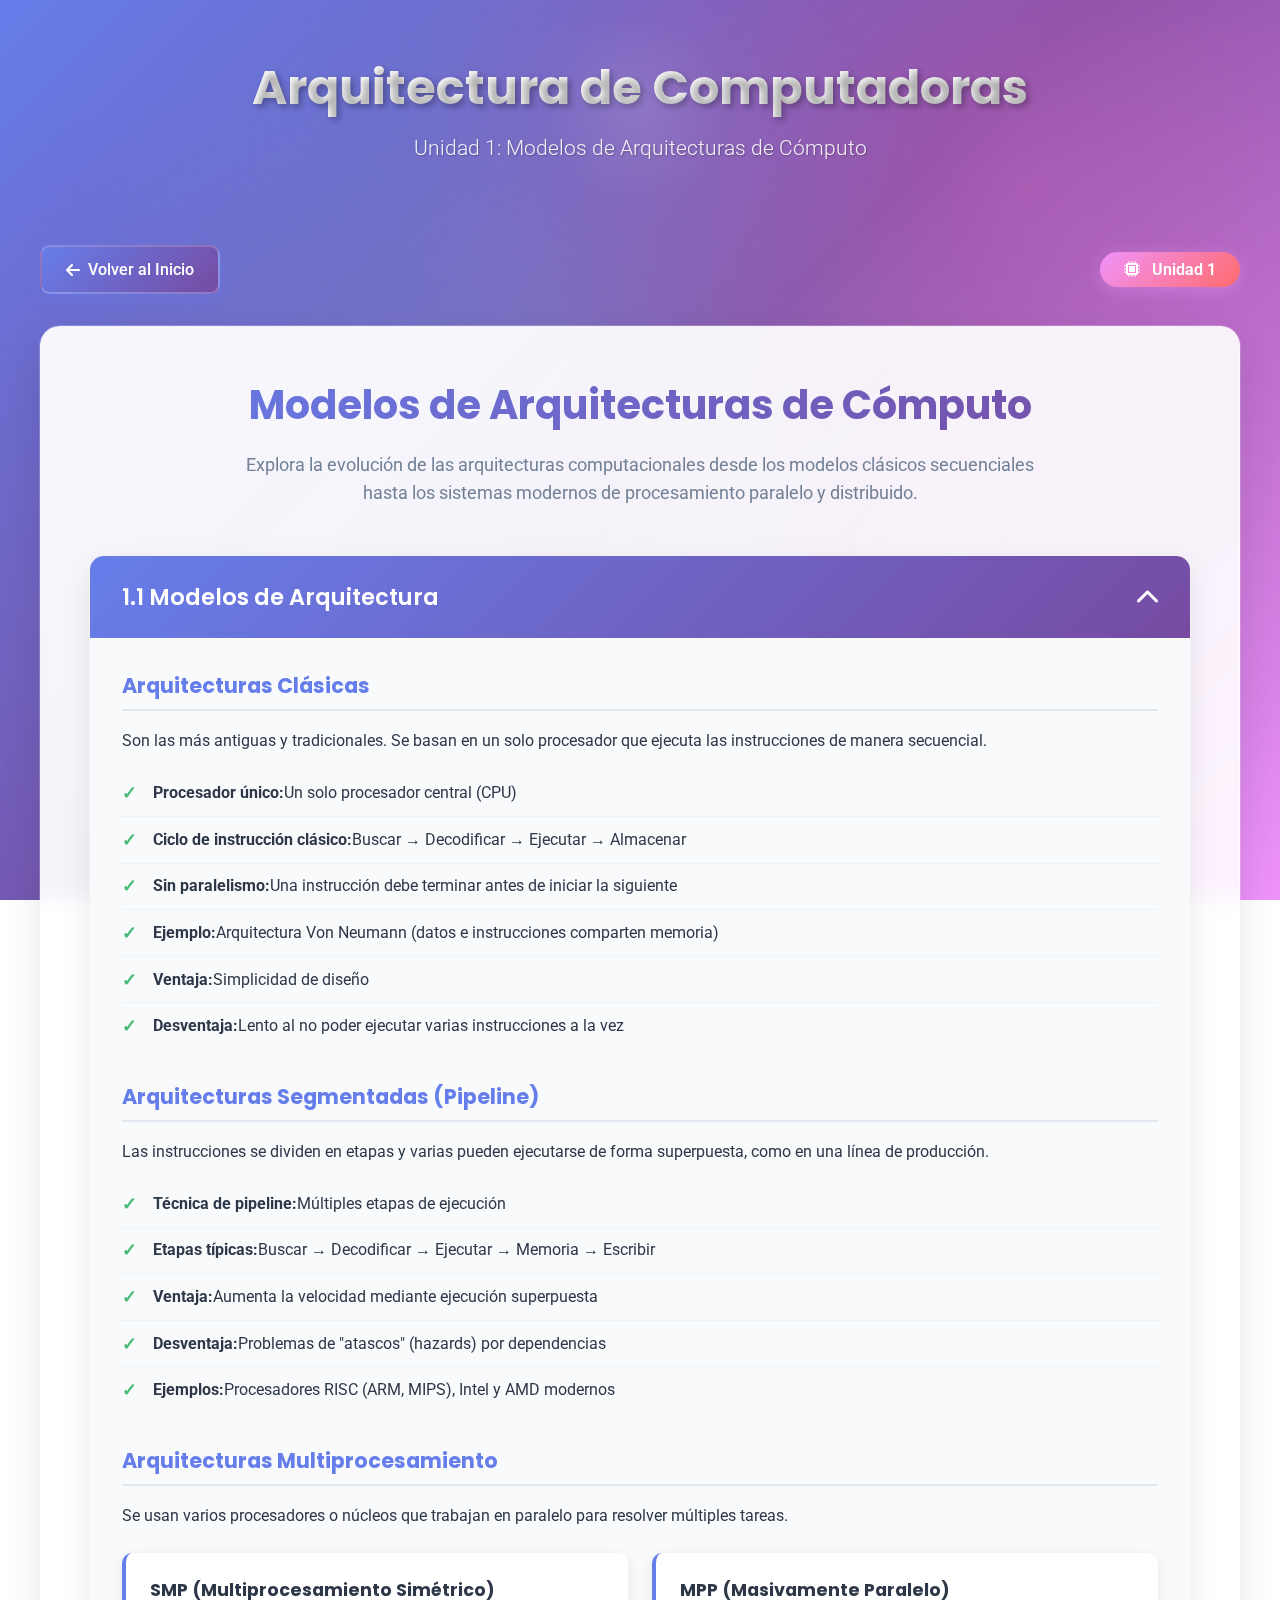
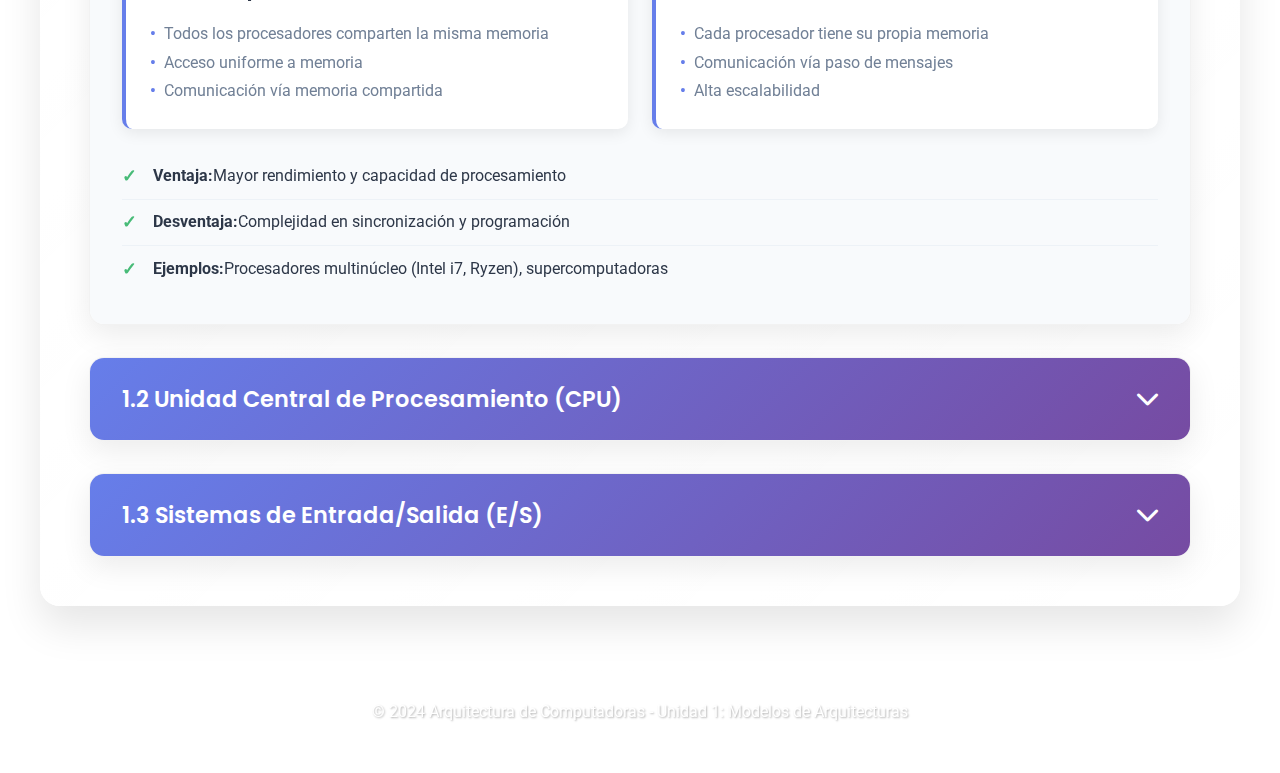
<file: Unidad1.html>
<!DOCTYPE html>
<html lang="es">
<head>
    <meta charset="UTF-8">
    <meta name="viewport" content="width=device-width, initial-scale=1.0">
    <title>Unidad 1 - Modelos de Arquitecturas | Arquitectura de Computadoras</title>
    <link href="https://fonts.googleapis.com/css2?family=Poppins:wght@300;400;500;600;700&family=Roboto:wght@300;400;500&display=swap" rel="stylesheet">
    <link rel="stylesheet" href="https://cdnjs.cloudflare.com/ajax/libs/font-awesome/6.0.0/css/all.min.css">
    <style>
        * {
            box-sizing: border-box;
            margin: 0;
            padding: 0;
        }

        :root {
            --primary: #667eea;
            --secondary: #764ba2;
            --accent: #f093fb;
            --dark: #2d3748;
            --light: #f7fafc;
            --text: #2d3748;
            --text-light: #718096;
            --success: #48bb78;
            --warning: #ed8936;
        }

        body {
            font-family: 'Roboto', sans-serif;
            background: linear-gradient(135deg, #667eea 0%, #764ba2 50%, #f093fb 100%);
            background-attachment: fixed;
            min-height: 100vh;
            padding: 20px;
            position: relative;
            overflow-x: hidden;
        }

        body::before {
            content: '';
            position: fixed;
            top: 0;
            left: 0;
            width: 100%;
            height: 100%;
            background: 
                radial-gradient(circle at 20% 80%, rgba(120, 119, 198, 0.3) 0%, transparent 50%),
                radial-gradient(circle at 80% 20%, rgba(255, 119, 198, 0.3) 0%, transparent 50%),
                radial-gradient(circle at 40% 40%, rgba(120, 219, 255, 0.2) 0%, transparent 50%);
            z-index: -1;
        }

        .container {
            max-width: 1200px;
            margin: 0 auto;
            position: relative;
        }

        /* Header Styles */
        header {
            text-align: center;
            color: white;
            margin-bottom: 3rem;
            padding: 2rem 0;
            position: relative;
        }

        header::before {
            content: '';
            position: absolute;
            top: 50%;
            left: 50%;
            transform: translate(-50%, -50%);
            width: 200px;
            height: 200px;
            background: radial-gradient(circle, rgba(255,255,255,0.1) 0%, transparent 70%);
            border-radius: 50%;
        }

        header h1 {
            font-family: 'Poppins', sans-serif;
            font-size: 3rem;
            margin-bottom: 0.5rem;
            font-weight: 700;
            text-shadow: 3px 3px 6px rgba(0,0,0,0.3);
            background: linear-gradient(135deg, #fff 0%, #f0f0f0 100%);
            -webkit-background-clip: text;
            -webkit-text-fill-color: transparent;
            background-clip: text;
        }

        header .subtitle {
            font-size: 1.3rem;
            opacity: 0.9;
            font-weight: 300;
            text-shadow: 1px 1px 2px rgba(0,0,0,0.3);
            max-width: 600px;
            margin: 0 auto;
            line-height: 1.6;
        }

        /* Navigation */
        .nav-container {
            display: flex;
            justify-content: space-between;
            align-items: center;
            margin-bottom: 2rem;
            flex-wrap: wrap;
            gap: 1rem;
        }

        .back-button {
            display: inline-flex;
            align-items: center;
            padding: 0.8rem 1.5rem;
            background: linear-gradient(135deg, var(--primary), var(--secondary));
            color: white;
            text-decoration: none;
            border-radius: 10px;
            font-weight: 500;
            transition: all 0.3s ease;
            box-shadow: 0 4px 15px rgba(102, 126, 234, 0.4);
            border: 2px solid rgba(255,255,255,0.2);
        }

        .back-button:hover {
            transform: translateX(-5px);
            box-shadow: 0 6px 20px rgba(102, 126, 234, 0.6);
        }

        .unit-badge {
            background: linear-gradient(135deg, var(--accent), #ff6b6b);
            color: white;
            padding: 0.5rem 1.5rem;
            border-radius: 25px;
            font-weight: 600;
            box-shadow: 0 4px 15px rgba(240, 147, 251, 0.4);
        }

        /* Main Content */
        .main-content {
            background: linear-gradient(135deg, rgba(255,255,255,0.95) 0%, rgba(255,255,255,0.85) 100%);
            border-radius: 20px;
            padding: 3rem;
            box-shadow: 
                0 20px 40px rgba(0,0,0,0.1),
                0 0 0 1px rgba(255,255,255,0.2);
            backdrop-filter: blur(10px);
            border: 1px solid rgba(255,255,255,0.3);
            margin-bottom: 2rem;
        }

        .unit-header {
            text-align: center;
            margin-bottom: 3rem;
        }

        .unit-header h2 {
            font-family: 'Poppins', sans-serif;
            font-size: 2.5rem;
            color: var(--dark);
            margin-bottom: 1rem;
            background: linear-gradient(135deg, var(--primary), var(--secondary));
            -webkit-background-clip: text;
            -webkit-text-fill-color: transparent;
            background-clip: text;
        }

        .unit-header p {
            color: var(--text-light);
            font-size: 1.1rem;
            line-height: 1.6;
            max-width: 800px;
            margin: 0 auto;
        }

        /* Topics Grid */
        .topics-grid {
            display: grid;
            gap: 2rem;
        }

        .topic-card {
            background: white;
            border-radius: 15px;
            padding: 0;
            box-shadow: 0 10px 30px rgba(0,0,0,0.08);
            transition: all 0.3s ease;
            border: 1px solid rgba(0,0,0,0.05);
            overflow: hidden;
        }

        .topic-card:hover {
            transform: translateY(-5px);
            box-shadow: 0 20px 40px rgba(0,0,0,0.15);
        }

        .topic-header {
            background: linear-gradient(135deg, var(--primary), var(--secondary));
            color: white;
            padding: 1.5rem 2rem;
            cursor: pointer;
            display: flex;
            justify-content: space-between;
            align-items: center;
            transition: all 0.3s ease;
        }

        .topic-header:hover {
            background: linear-gradient(135deg, #5a6fd8, #6a3f91);
        }

        .topic-header h3 {
            font-family: 'Poppins', sans-serif;
            font-size: 1.4rem;
            font-weight: 600;
            margin: 0;
        }

        .topic-icon {
            font-size: 1.5rem;
            transition: transform 0.3s ease;
        }

        .topic-card.active .topic-icon {
            transform: rotate(180deg);
        }

        .topic-content {
            max-height: 0;
            overflow: hidden;
            transition: max-height 0.5s ease;
            background: #f8fafc;
        }

        .topic-card.active .topic-content {
            max-height: 2000px;
        }

        .topic-body {
            padding: 2rem;
        }

        /* Content Styles */
        .content-section {
            margin-bottom: 2rem;
        }

        .content-section:last-child {
            margin-bottom: 0;
        }

        .content-section h4 {
            font-family: 'Poppins', sans-serif;
            color: var(--primary);
            font-size: 1.3rem;
            margin-bottom: 1rem;
            padding-bottom: 0.5rem;
            border-bottom: 2px solid #e2e8f0;
        }

        .content-section p {
            color: var(--text);
            line-height: 1.7;
            margin-bottom: 1rem;
        }

        .features-list {
            list-style: none;
            padding: 0;
        }

        .features-list li {
            padding: 0.8rem 0;
            color: var(--text);
            display: flex;
            align-items: flex-start;
            border-bottom: 1px solid #edf2f7;
        }

        .features-list li:last-child {
            border-bottom: none;
        }

        .features-list li::before {
            content: '✓';
            color: var(--success);
            font-weight: bold;
            margin-right: 1rem;
            font-size: 1.1rem;
            flex-shrink: 0;
        }

        .comparison-grid {
            display: grid;
            grid-template-columns: repeat(auto-fit, minmax(250px, 1fr));
            gap: 1.5rem;
            margin: 1.5rem 0;
        }

        .comparison-card {
            background: white;
            padding: 1.5rem;
            border-radius: 10px;
            box-shadow: 0 4px 15px rgba(0,0,0,0.08);
            border-left: 4px solid var(--primary);
        }

        .comparison-card h5 {
            font-family: 'Poppins', sans-serif;
            color: var(--dark);
            margin-bottom: 1rem;
            font-size: 1.1rem;
        }

        .comparison-card ul {
            list-style: none;
            padding: 0;
        }

        .comparison-card li {
            padding: 0.3rem 0;
            color: var(--text-light);
            display: flex;
            align-items: center;
        }

        .comparison-card li::before {
            content: '•';
            color: var(--primary);
            font-weight: bold;
            margin-right: 0.5rem;
        }

        /* Diagram Styles */
        .diagram {
            background: white;
            padding: 2rem;
            border-radius: 10px;
            margin: 1.5rem 0;
            box-shadow: 0 4px 15px rgba(0,0,0,0.08);
            text-align: center;
        }

        .diagram-placeholder {
            background: linear-gradient(135deg, #f0f4f8, #e2e8f0);
            padding: 3rem;
            border-radius: 8px;
            border: 2px dashed #cbd5e0;
            color: var(--text-light);
            font-style: italic;
        }

        /* Footer */
        footer {
            text-align: center;
            color: white;
            margin-top: 4rem;
            padding: 2rem 0;
            position: relative;
        }

        footer::before {
            content: '';
            position: absolute;
            top: 0;
            left: 50%;
            transform: translateX(-50%);
            width: 200px;
            height: 1px;
            background: linear-gradient(90deg, transparent, rgba(255,255,255,0.5), transparent);
        }

        footer p {
            font-size: 1rem;
            text-shadow: 1px 1px 2px rgba(0,0,0,0.3);
        }

        /* Responsive */
        @media (max-width: 768px) {
            header h1 {
                font-size: 2rem;
            }
            
            header .subtitle {
                font-size: 1.1rem;
            }
            
            .main-content {
                padding: 2rem;
            }
            
            .unit-header h2 {
                font-size: 2rem;
            }
            
            .topic-header {
                padding: 1.2rem 1.5rem;
            }
            
            .topic-header h3 {
                font-size: 1.2rem;
            }
            
            .topic-body {
                padding: 1.5rem;
            }
            
            .comparison-grid {
                grid-template-columns: 1fr;
            }
        }

        @media (max-width: 480px) {
            .main-content {
                padding: 1.5rem;
            }
            
            .nav-container {
                flex-direction: column;
                align-items: flex-start;
            }
            
            .unit-header h2 {
                font-size: 1.7rem;
            }
        }
    </style>
</head>
<body>
    <div class="container">
        <!-- Header -->
        <header>
            <h1>Arquitectura de Computadoras</h1>
            <p class="subtitle">Unidad 1: Modelos de Arquitecturas de Cómputo</p>
        </header>

        <!-- Navigation -->
        <div class="nav-container">
            <a href="index.html" class="back-button">
                <i class="fas fa-arrow-left"></i>
                &nbsp; Volver al Inicio
            </a>
            <div class="unit-badge">
                <i class="fas fa-microchip"></i>
                &nbsp; Unidad 1
            </div>
        </div>

        <!-- Main Content -->
        <div class="main-content">
            <div class="unit-header">
                <h2>Modelos de Arquitecturas de Cómputo</h2>
                <p>Explora la evolución de las arquitecturas computacionales desde los modelos clásicos secuenciales hasta los sistemas modernos de procesamiento paralelo y distribuido.</p>
            </div>

            <div class="topics-grid">
                <!-- Topic 1.1 -->
                <div class="topic-card" onclick="toggleTopic(this)">
                    <div class="topic-header">
                        <h3>1.1 Modelos de Arquitectura</h3>
                        <span class="topic-icon"><i class="fas fa-chevron-down"></i></span>
                    </div>
                    <div class="topic-content">
                        <div class="topic-body">
                            <div class="content-section">
                                <h4>Arquitecturas Clásicas</h4>
                                <p>Son las más antiguas y tradicionales. Se basan en un solo procesador que ejecuta las instrucciones de manera secuencial.</p>
                                
                                <div class="features-list">
                                    <li><strong>Procesador único:</strong> Un solo procesador central (CPU)</li>
                                    <li><strong>Ciclo de instrucción clásico:</strong> Buscar → Decodificar → Ejecutar → Almacenar</li>
                                    <li><strong>Sin paralelismo:</strong> Una instrucción debe terminar antes de iniciar la siguiente</li>
                                    <li><strong>Ejemplo:</strong> Arquitectura Von Neumann (datos e instrucciones comparten memoria)</li>
                                    <li><strong>Ventaja:</strong> Simplicidad de diseño</li>
                                    <li><strong>Desventaja:</strong> Lento al no poder ejecutar varias instrucciones a la vez</li>
                                </div>
                            </div>

                            <div class="content-section">
                                <h4>Arquitecturas Segmentadas (Pipeline)</h4>
                                <p>Las instrucciones se dividen en etapas y varias pueden ejecutarse de forma superpuesta, como en una línea de producción.</p>
                                
                                <div class="features-list">
                                    <li><strong>Técnica de pipeline:</strong> Múltiples etapas de ejecución</li>
                                    <li><strong>Etapas típicas:</strong> Buscar → Decodificar → Ejecutar → Memoria → Escribir</li>
                                    <li><strong>Ventaja:</strong> Aumenta la velocidad mediante ejecución superpuesta</li>
                                    <li><strong>Desventaja:</strong> Problemas de "atascos" (hazards) por dependencias</li>
                                    <li><strong>Ejemplos:</strong> Procesadores RISC (ARM, MIPS), Intel y AMD modernos</li>
                                </div>
                            </div>

                            <div class="content-section">
                                <h4>Arquitecturas Multiprocesamiento</h4>
                                <p>Se usan varios procesadores o núcleos que trabajan en paralelo para resolver múltiples tareas.</p>
                                
                                <div class="comparison-grid">
                                    <div class="comparison-card">
                                        <h5>SMP (Multiprocesamiento Simétrico)</h5>
                                        <ul>
                                            <li>Todos los procesadores comparten la misma memoria</li>
                                            <li>Acceso uniforme a memoria</li>
                                            <li>Comunicación vía memoria compartida</li>
                                        </ul>
                                    </div>
                                    <div class="comparison-card">
                                        <h5>MPP (Masivamente Paralelo)</h5>
                                        <ul>
                                            <li>Cada procesador tiene su propia memoria</li>
                                            <li>Comunicación vía paso de mensajes</li>
                                            <li>Alta escalabilidad</li>
                                        </ul>
                                    </div>
                                </div>

                                <div class="features-list">
                                    <li><strong>Ventaja:</strong> Mayor rendimiento y capacidad de procesamiento</li>
                                    <li><strong>Desventaja:</strong> Complejidad en sincronización y programación</li>
                                    <li><strong>Ejemplos:</strong> Procesadores multinúcleo (Intel i7, Ryzen), supercomputadoras</li>
                                </div>
                            </div>
                        </div>
                    </div>
                </div>

                <!-- Topic 1.2 -->
                <div class="topic-card" onclick="toggleTopic(this)">
                    <div class="topic-header">
                        <h3>1.2 Unidad Central de Procesamiento (CPU)</h3>
                        <span class="topic-icon"><i class="fas fa-chevron-down"></i></span>
                    </div>
                    <div class="topic-content">
                        <div class="topic-body">
                            <div class="content-section">
                                <h4>¿Qué es la CPU?</h4>
                                <p>El cerebro del sistema computacional, responsable de ejecutar instrucciones y procesar datos. Es el componente básico de todo dispositivo que procesa datos y realiza cálculos matemáticos.</p>
                                
                                <div class="features-list">
                                    <li><strong>Función principal:</strong> Recibir e interpretar datos, ejecutar secuencias de instrucciones</li>
                                    <li><strong>Operaciones:</strong> Aritméticas, lógicas y de control</li>
                                    <li><strong>Control:</strong> Del buen funcionamiento de cada componente del sistema</li>
                                </div>
                            </div>

                            <div class="content-section">
                                <h4>Componentes Principales de la CPU</h4>
                                
                                <div class="comparison-grid">
                                    <div class="comparison-card">
                                        <h5>ALU (Unidad Aritmético Lógica)</h5>
                                        <ul>
                                            <li>Operaciones matemáticas</li>
                                            <li>Operaciones lógicas (AND, OR, NOT)</li>
                                            <li>Desplazamiento de bits</li>
                                            <li>Parte "calculadora" de la computadora</li>
                                        </ul>
                                    </div>
                                    <div class="comparison-card">
                                        <h5>Unidad de Control</h5>
                                        <ul>
                                            <li>Coordina actividades de la CPU</li>
                                            <li>Gestiona flujo de datos</li>
                                            <li>Controla ejecución de instrucciones</li>
                                            <li>Dirige tráfico de información</li>
                                        </ul>
                                    </div>
                                    <div class="comparison-card">
                                        <h5>Registros</h5>
                                        <ul>
                                            <li>Memoria ultrarrápida interna</li>
                                            <li>Almacenamiento temporal</li>
                                            <li>Diferentes tipos según función</li>
                                            <li>Facilitan operaciones del CPU</li>
                                        </ul>
                                    </div>
                                </div>
                            </div>

                            <div class="content-section">
                                <h4>Buses del Sistema</h4>
                                <p>Conjunto de cables que permiten la comunicación entre dispositivos hardware.</p>
                                
                                <div class="comparison-grid">
                                    <div class="comparison-card">
                                        <h5>Bus de Datos</h5>
                                        <ul>
                                            <li>Transporta datos entre componentes</li>
                                            <li>Bidireccional</li>
                                            <li>Ancho determina capacidad</li>
                                        </ul>
                                    </div>
                                    <div class="comparison-card">
                                        <h5>Bus de Direcciones</h5>
                                        <ul>
                                            <li>Indica dirección de memoria</li>
                                            <li>Unidireccional</li>
                                            <li>Determina memoria direccionable</li>
                                        </ul>
                                    </div>
                                    <div class="comparison-card">
                                        <h5>Bus de Control</h5>
                                        <ul>
                                            <li>Goberna acceso a buses</li>
                                            <li>Señales de sincronización</li>
                                            <li>Evita colisiones</li>
                                        </ul>
                                    </div>
                                </div>
                            </div>

                            <div class="content-section">
                                <h4>Memoria Principal (RAM)</h4>
                                <div class="features-list">
                                    <li><strong>Función:</strong> Almacenar temporalmente datos y programas en uso</li>
                                    <li><strong>Características:</strong> Volátil, alta velocidad, capacidad en GB</li>
                                    <li><strong>Ejemplo:</strong> Cuando abres un navegador, las páginas se cargan en RAM</li>
                                </div>
                            </div>

                            <div class="content-section">
                                <h4>Memoria Caché</h4>
                                <div class="features-list">
                                    <li><strong>Función:</strong> Acelerar acceso a datos frecuentes</li>
                                    <li><strong>Niveles:</strong> L1 (más rápida), L2, L3 (compartida)</li>
                                    <li><strong>Características:</strong> Muy rápida, poca capacidad, costosa</li>
                                    <li><strong>Analogía:</strong> Apuntes frente al estudiante vs libros en mochila</li>
                                </div>
                            </div>
                        </div>
                    </div>
                </div>

                <!-- Topic 1.3 -->
                <div class="topic-card" onclick="toggleTopic(this)">
                    <div class="topic-header">
                        <h3>1.3 Sistemas de Entrada/Salida (E/S)</h3>
                        <span class="topic-icon"><i class="fas fa-chevron-down"></i></span>
                    </div>
                    <div class="topic-content">
                        <div class="topic-body">
                            <div class="content-section">
                                <h4>Dispositivos de E/S</h4>
                                
                                <div class="comparison-grid">
                                    <div class="comparison-card">
                                        <h5>Dispositivos de Entrada</h5>
                                        <ul>
                                            <li>Teclado</li>
                                            <li>Ratón</li>
                                            <li>Micrófono</li>
                                            <li>Escáner</li>
                                            <li>Cámara Web</li>
                                        </ul>
                                    </div>
                                    <div class="comparison-card">
                                        <h5>Dispositivos de Salida</h5>
                                        <ul>
                                            <li>Monitor</li>
                                            <li>Impresora</li>
                                            <li>Altavoces</li>
                                            <li>Proyectores</li>
                                        </ul>
                                    </div>
                                    <div class="comparison-card">
                                        <h5>Dispositivos Mixtos</h5>
                                        <ul>
                                            <li>Pantallas táctiles</li>
                                            <li>Unidades de almacenamiento</li>
                                            <li>Tarjetas de red</li>
                                        </ul>
                                    </div>
                                </div>
                            </div>

                            <div class="content-section">
                                <h4>Métodos de Transferencia</h4>
                                
                                <div class="comparison-grid">
                                    <div class="comparison-card">
                                        <h5>E/S Programada</h5>
                                        <ul>
                                            <li>CPU verifica constantemente</li>
                                            <li>Muy ineficiente</li>
                                            <li>Consume tiempo de CPU</li>
                                            <li>Espera activa</li>
                                        </ul>
                                    </div>
                                    <div class="comparison-card">
                                        <h5>E/S por Interrupciones</h5>
                                        <ul>
                                            <li>Dispositivo notifica a CPU</li>
                                            <li>CPU puede hacer otras tareas</li>
                                            <li>Más eficiente</li>
                                            <li>Rutinas de servicio</li>
                                        </ul>
                                    </div>
                                    <div class="comparison-card">
                                        <h5>DMA (Acceso Directo)</h5>
                                        <ul>
                                            <li>Transferencia directa a memoria</li>
                                            <li>Sin intervención de CPU</li>
                                            <li>Máxima eficiencia</li>
                                            <li>Para grandes volúmenes</li>
                                        </ul>
                                    </div>
                                </div>
                            </div>
                        </div>
                    </div>
                </div>
            </div>
        </div>

        <footer>
            <p>© 2024 Arquitectura de Computadoras - Unidad 1: Modelos de Arquitecturas</p>
        </footer>
    </div>

    <script>
        // Función para expandir/contraer temas
        function toggleTopic(card) {
            // Cerrar otros temas abiertos
            document.querySelectorAll('.topic-card.active').forEach(activeCard => {
                if (activeCard !== card) {
                    activeCard.classList.remove('active');
                }
            });
            
            // Toggle el tema actual
            card.classList.toggle('active');
        }

        // Abrir el primer tema por defecto
        document.addEventListener('DOMContentLoaded', function() {
            const firstTopic = document.querySelector('.topic-card');
            if (firstTopic) {
                firstTopic.classList.add('active');
            }
        });

        // Efectos de scroll suave
        document.querySelectorAll('.topic-header').forEach(header => {
            header.addEventListener('click', function() {
                const card = this.parentElement;
                if (card.classList.contains('active')) {
                    card.scrollIntoView({ behavior: 'smooth', block: 'nearest' });
                }
            });
        });
    </script>
</body>
</html>
</file>
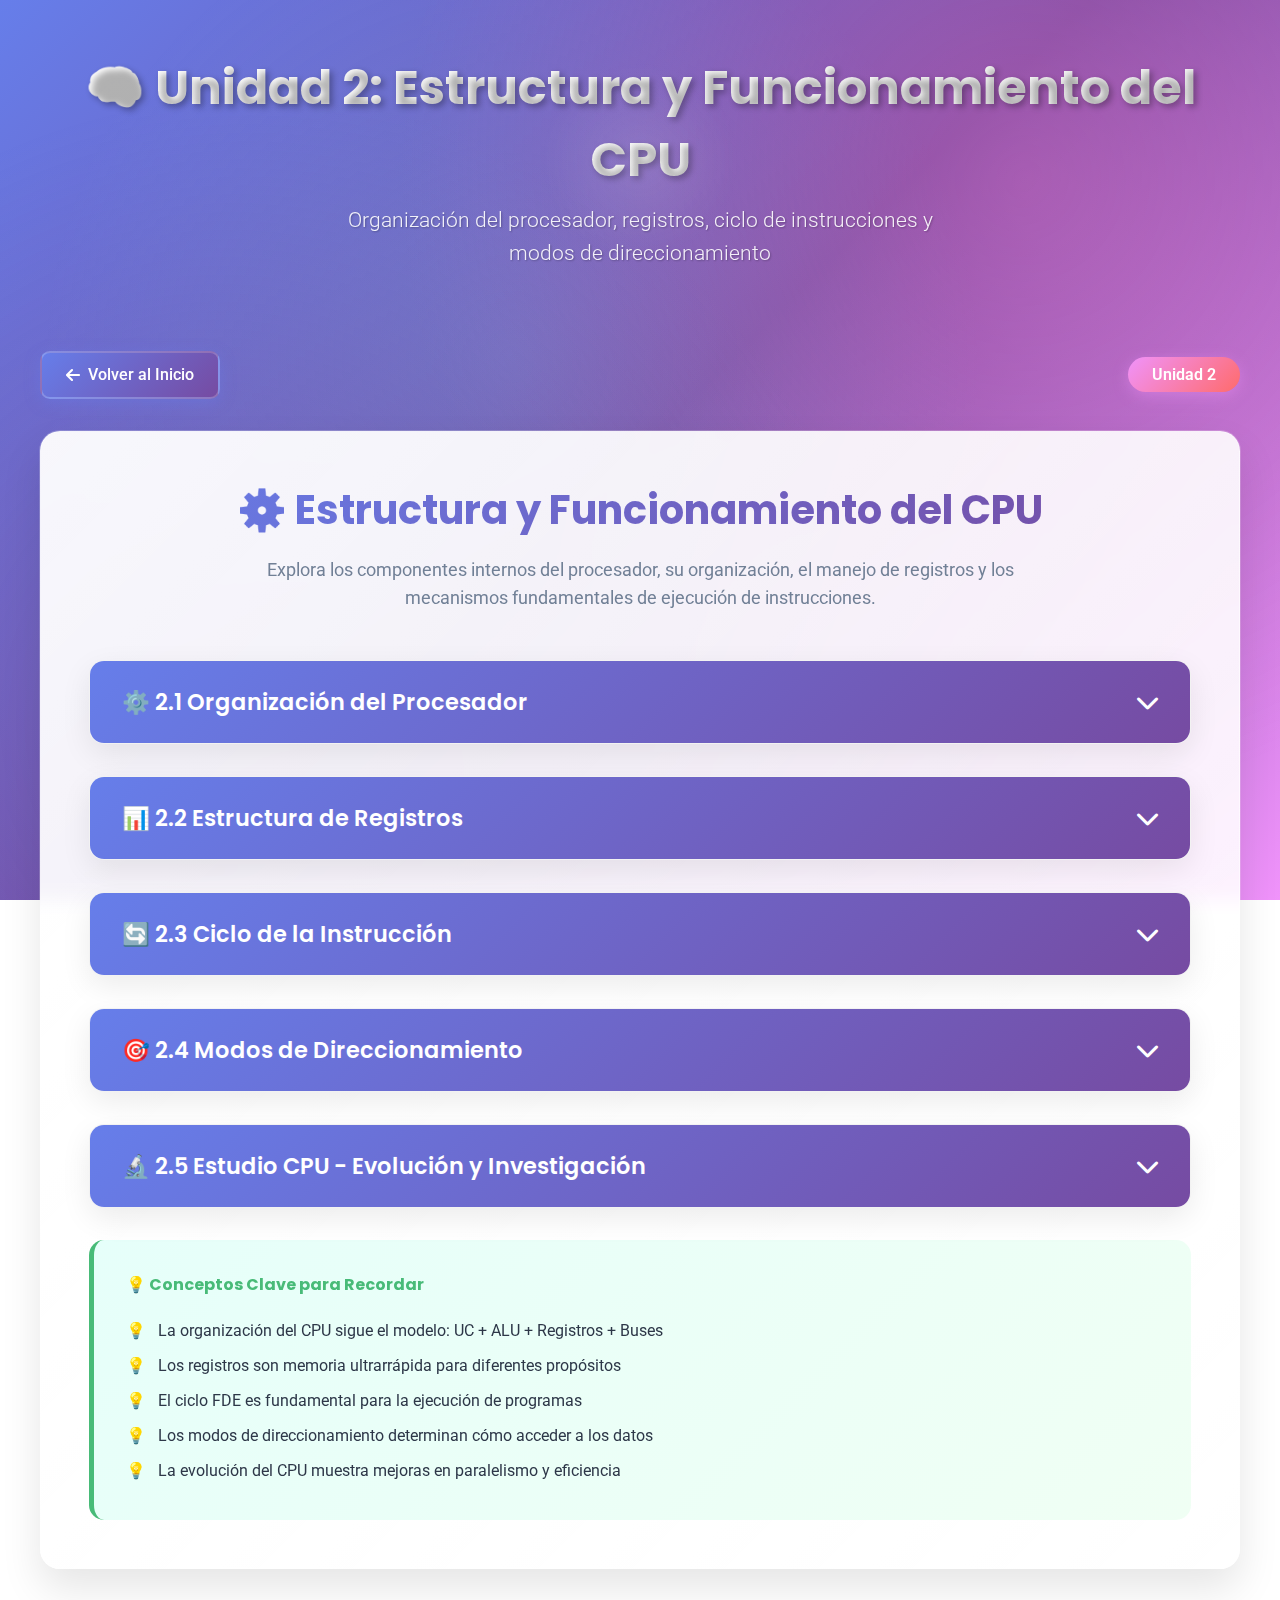
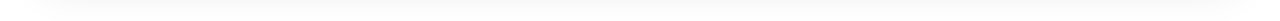
<file: Unidad2.html>
<!DOCTYPE html>
<html lang="es">
<head>
    <meta charset="UTF-8">
    <meta name="viewport" content="width=device-width, initial-scale=1.0">
    <title>Unidad 2 - Estructura y Funcionamiento del CPU | Arquitectura de Computadoras</title>
    <link href="https://fonts.googleapis.com/css2?family=Poppins:wght@300;400;500;600;700&family=Roboto:wght@300;400;500&display=swap" rel="stylesheet">
    <link rel="stylesheet" href="https://cdnjs.cloudflare.com/ajax/libs/font-awesome/6.0.0/css/all.min.css">
    <style>
        * {
            box-sizing: border-box;
            margin: 0;
            padding: 0;
        }

        :root {
            --primary: #667eea;
            --secondary: #764ba2;
            --accent: #f093fb;
            --dark: #2d3748;
            --light: #f7fafc;
            --text: #2d3748;
            --text-light: #718096;
            --success: #48bb78;
            --warning: #ed8936;
        }

        body {
            font-family: 'Roboto', sans-serif;
            background: linear-gradient(135deg, #667eea 0%, #764ba2 50%, #f093fb 100%);
            background-attachment: fixed;
            min-height: 100vh;
            padding: 20px;
            position: relative;
            overflow-x: hidden;
        }

        body::before {
            content: '';
            position: fixed;
            top: 0;
            left: 0;
            width: 100%;
            height: 100%;
            background: 
                radial-gradient(circle at 20% 80%, rgba(120, 119, 198, 0.3) 0%, transparent 50%),
                radial-gradient(circle at 80% 20%, rgba(255, 119, 198, 0.3) 0%, transparent 50%),
                radial-gradient(circle at 40% 40%, rgba(120, 219, 255, 0.2) 0%, transparent 50%);
            z-index: -1;
        }

        .container {
            max-width: 1200px;
            margin: 0 auto;
            position: relative;
        }

        /* Header Styles */
        header {
            text-align: center;
            color: white;
            margin-bottom: 3rem;
            padding: 2rem 0;
            position: relative;
        }

        header::before {
            content: '';
            position: absolute;
            top: 50%;
            left: 50%;
            transform: translate(-50%, -50%);
            width: 200px;
            height: 200px;
            background: radial-gradient(circle, rgba(255,255,255,0.1) 0%, transparent 70%);
            border-radius: 50%;
        }

        header h1 {
            font-family: 'Poppins', sans-serif;
            font-size: 3rem;
            margin-bottom: 0.5rem;
            font-weight: 700;
            text-shadow: 3px 3px 6px rgba(0,0,0,0.3);
            background: linear-gradient(135deg, #fff 0%, #f0f0f0 100%);
            -webkit-background-clip: text;
            -webkit-text-fill-color: transparent;
            background-clip: text;
        }

        header .subtitle {
            font-size: 1.3rem;
            opacity: 0.9;
            font-weight: 300;
            text-shadow: 1px 1px 2px rgba(0,0,0,0.3);
            max-width: 600px;
            margin: 0 auto;
            line-height: 1.6;
        }

        /* Navigation */
        .nav-container {
            display: flex;
            justify-content: space-between;
            align-items: center;
            margin-bottom: 2rem;
            flex-wrap: wrap;
            gap: 1rem;
        }

        .back-button {
            display: inline-flex;
            align-items: center;
            padding: 0.8rem 1.5rem;
            background: linear-gradient(135deg, var(--primary), var(--secondary));
            color: white;
            text-decoration: none;
            border-radius: 10px;
            font-weight: 500;
            transition: all 0.3s ease;
            box-shadow: 0 4px 15px rgba(102, 126, 234, 0.4);
            border: 2px solid rgba(255,255,255,0.2);
        }

        .back-button:hover {
            transform: translateX(-5px);
            box-shadow: 0 6px 20px rgba(102, 126, 234, 0.6);
        }

        .unit-badge {
            background: linear-gradient(135deg, var(--accent), #ff6b6b);
            color: white;
            padding: 0.5rem 1.5rem;
            border-radius: 25px;
            font-weight: 600;
            box-shadow: 0 4px 15px rgba(240, 147, 251, 0.4);
        }

        /* Main Content */
        .main-content {
            background: linear-gradient(135deg, rgba(255,255,255,0.95) 0%, rgba(255,255,255,0.85) 100%);
            border-radius: 20px;
            padding: 3rem;
            box-shadow: 
                0 20px 40px rgba(0,0,0,0.1),
                0 0 0 1px rgba(255,255,255,0.2);
            backdrop-filter: blur(10px);
            border: 1px solid rgba(255,255,255,0.3);
            margin-bottom: 2rem;
        }

        .unit-header {
            text-align: center;
            margin-bottom: 3rem;
        }

        .unit-header h2 {
            font-family: 'Poppins', sans-serif;
            font-size: 2.5rem;
            color: var(--dark);
            margin-bottom: 1rem;
            background: linear-gradient(135deg, var(--primary), var(--secondary));
            -webkit-background-clip: text;
            -webkit-text-fill-color: transparent;
            background-clip: text;
        }

        .unit-header p {
            color: var(--text-light);
            font-size: 1.1rem;
            line-height: 1.6;
            max-width: 800px;
            margin: 0 auto;
        }

        /* Topics Grid */
        .topics-grid {
            display: grid;
            gap: 2rem;
        }

        .topic-card {
            background: white;
            border-radius: 15px;
            padding: 0;
            box-shadow: 0 10px 30px rgba(0,0,0,0.08);
            transition: all 0.3s ease;
            border: 1px solid rgba(0,0,0,0.05);
            overflow: hidden;
        }

        .topic-card:hover {
            transform: translateY(-5px);
            box-shadow: 0 20px 40px rgba(0,0,0,0.15);
        }

        .topic-header {
            background: linear-gradient(135deg, var(--primary), var(--secondary));
            color: white;
            padding: 1.5rem 2rem;
            cursor: pointer;
            display: flex;
            justify-content: space-between;
            align-items: center;
            transition: all 0.3s ease;
        }

        .topic-header:hover {
            background: linear-gradient(135deg, #5a6fd8, #6a3f91);
        }

        .topic-header h3 {
            font-family: 'Poppins', sans-serif;
            font-size: 1.4rem;
            font-weight: 600;
            margin: 0;
        }

        .topic-icon {
            font-size: 1.5rem;
            transition: transform 0.3s ease;
        }

        .topic-card.active .topic-icon {
            transform: rotate(180deg);
        }

        .topic-content {
            max-height: 0;
            overflow: hidden;
            transition: max-height 0.5s ease;
            background: #f8fafc;
        }

        .topic-card.active .topic-content {
            max-height: 3000px;
        }

        .topic-body {
            padding: 2rem;
        }

        /* Content Styles */
        .content-section {
            margin-bottom: 2rem;
        }

        .content-section:last-child {
            margin-bottom: 0;
        }

        .content-section h4 {
            font-family: 'Poppins', sans-serif;
            color: var(--primary);
            font-size: 1.3rem;
            margin-bottom: 1rem;
            padding-bottom: 0.5rem;
            border-bottom: 2px solid #e2e8f0;
        }

        .content-section p {
            color: var(--text);
            line-height: 1.7;
            margin-bottom: 1rem;
        }

        .features-list {
            list-style: none;
            padding: 0;
        }

        .features-list li {
            padding: 0.8rem 0;
            color: var(--text);
            display: flex;
            align-items: flex-start;
            border-bottom: 1px solid #edf2f7;
        }

        .features-list li:last-child {
            border-bottom: none;
        }

        .features-list li::before {
            content: '✓';
            color: var(--success);
            font-weight: bold;
            margin-right: 1rem;
            font-size: 1.1rem;
            flex-shrink: 0;
        }

        .comparison-table {
            width: 100%;
            border-collapse: collapse;
            margin: 1.5rem 0;
            background: white;
            border-radius: 10px;
            overflow: hidden;
            box-shadow: 0 4px 15px rgba(0,0,0,0.1);
        }

        .comparison-table th {
            background: linear-gradient(135deg, var(--primary), var(--secondary));
            color: white;
            padding: 1rem;
            text-align: left;
            font-weight: 600;
        }

        .comparison-table td {
            padding: 1rem;
            border-bottom: 1px solid #edf2f7;
        }

        .comparison-table tr:last-child td {
            border-bottom: none;
        }

        .comparison-table tr:nth-child(even) {
            background: #f8fafc;
        }

        .cpu-evolution {
            display: grid;
            grid-template-columns: repeat(auto-fit, minmax(300px, 1fr));
            gap: 1.5rem;
            margin: 1.5rem 0;
        }

        .cpu-card {
            background: white;
            padding: 1.5rem;
            border-radius: 10px;
            box-shadow: 0 4px 15px rgba(0,0,0,0.1);
            border-left: 4px solid var(--primary);
        }

        .cpu-card h5 {
            color: var(--primary);
            font-size: 1.2rem;
            margin-bottom: 1rem;
            font-family: 'Poppins', sans-serif;
        }

        .cpu-specs {
            list-style: none;
            padding: 0;
        }

        .cpu-specs li {
            padding: 0.3rem 0;
            color: var(--text);
            font-size: 0.9rem;
        }

        .cpu-specs li strong {
            color: var(--dark);
        }

        .key-concepts {
            background: linear-gradient(135deg, #e6fffa, #f0fff4);
            padding: 2rem;
            border-radius: 15px;
            border-left: 5px solid var(--success);
            margin-top: 2rem;
        }

        .key-concepts h4 {
            color: var(--success);
            margin-bottom: 1rem;
            font-family: 'Poppins', sans-serif;
        }

        .key-concepts ul {
            list-style: none;
            padding: 0;
        }

        .key-concepts li {
            padding: 0.5rem 0;
            color: var(--text);
            position: relative;
            padding-left: 2rem;
        }

        .key-concepts li::before {
            content: '💡';
            position: absolute;
            left: 0;
            top: 0.5rem;
        }

        /* Responsive Design */
        @media (max-width: 768px) {
            header h1 {
                font-size: 2rem;
            }

            header .subtitle {
                font-size: 1.1rem;
            }

            .main-content {
                padding: 2rem 1.5rem;
            }

            .unit-header h2 {
                font-size: 2rem;
            }

            .nav-container {
                flex-direction: column;
                align-items: stretch;
            }

            .back-button {
                text-align: center;
            }

            .comparison-table {
                font-size: 0.9rem;
            }

            .comparison-table th,
            .comparison-table td {
                padding: 0.8rem;
            }
        }
    </style>
</head>
<body>
    <div class="container">
        <header>
            <h1>🧠 Unidad 2: Estructura y Funcionamiento del CPU</h1>
            <p class="subtitle">Organización del procesador, registros, ciclo de instrucciones y modos de direccionamiento</p>
        </header>

        <div class="nav-container">
            <a href="index.html" class="back-button">
                <i class="fas fa-arrow-left"></i>
                <span style="margin-left: 0.5rem;">Volver al Inicio</span>
            </a>
            <div class="unit-badge">Unidad 2</div>
        </div>

        <div class="main-content">
            <div class="unit-header">
                <h2>⚙️ Estructura y Funcionamiento del CPU</h2>
                <p>Explora los componentes internos del procesador, su organización, el manejo de registros y los mecanismos fundamentales de ejecución de instrucciones.</p>
            </div>

            <div class="topics-grid">
                <!-- Tema 2.1: Organización del Procesador -->
                <div class="topic-card">
                    <div class="topic-header" onclick="toggleTopic(this)">
                        <h3>⚙️ 2.1 Organización del Procesador</h3>
                        <i class="fas fa-chevron-down topic-icon"></i>
                    </div>
                    <div class="topic-content">
                        <div class="topic-body">
                            <div class="content-section">
                                <h4>Componentes Principales del CPU</h4>
                                <ul class="features-list">
                                    <li><strong>Unidad Aritmético-Lógica (ALU):</strong> Realiza operaciones matemáticas y lógicas</li>
                                    <li><strong>Unidad de Control:</strong> Coordina y controla la ejecución de instrucciones</li>
                                    <li><strong>Registros:</strong> Memoria de alta velocidad para almacenamiento temporal</li>
                                    <li><strong>Buses Internos:</strong> Canales de comunicación entre componentes</li>
                                </ul>
                            </div>

                            <div class="content-section">
                                <h4>Funciones Específicas</h4>
                                <div class="cpu-evolution">
                                    <div class="cpu-card">
                                        <h5>Unidad Aritmético-Lógica (ALU)</h5>
                                        <ul class="cpu-specs">
                                            <li><strong>Operaciones matemáticas:</strong> suma, resta, multiplicación, división</li>
                                            <li><strong>Operaciones lógicas:</strong> AND, OR, NOT, XOR</li>
                                            <li><strong>Desplazamiento de bits:</strong> rotación y corrimiento</li>
                                        </ul>
                                    </div>
                                    <div class="cpu-card">
                                        <h5>Unidad de Control</h5>
                                        <ul class="cpu-specs">
                                            <li><strong>Búsqueda de instrucciones:</strong> obtiene instrucciones de memoria</li>
                                            <li><strong>Decodificación:</strong> interpreta las instrucciones</li>
                                            <li><strong>Ejecución:</strong> coordina la realización de operaciones</li>
                                        </ul>
                                    </div>
                                </div>
                            </div>

                            <div class="content-section">
                                <h4>Interconexión Interna</h4>
                                <ul class="features-list">
                                    <li><strong>Bus de datos:</strong> Transporta valores numéricos entre componentes</li>
                                    <li><strong>Bus de direcciones:</strong> Especifica ubicación de información en memoria</li>
                                    <li><strong>Bus de control:</strong> Proporciona sincronización y señales de mando</li>
                                </ul>
                            </div>
                        </div>
                    </div>
                </div>

                <!-- Tema 2.2: Estructura de Registros -->
                <div class="topic-card">
                    <div class="topic-header" onclick="toggleTopic(this)">
                        <h3>📊 2.2 Estructura de Registros</h3>
                        <i class="fas fa-chevron-down topic-icon"></i>
                    </div>
                    <div class="topic-content">
                        <div class="topic-body">
                            <div class="content-section">
                                <h4>2.2.1 Registros Visibles para el Usuario</h4>
                                <ul class="features-list">
                                    <li><strong>Registros de datos:</strong> Solo almacenan datos para procesamiento</li>
                                    <li><strong>Punteros de segmento:</strong> Almacenan dirección base de segmentos de memoria</li>
                                    <li><strong>Registros de índice:</strong> Para direccionamiento indexado (autoindexables)</li>
                                    <li><strong>Stack Pointer (SP):</strong> Apunta al tope de la pila del sistema</li>
                                    <li><strong>Condition Codes (Banderas):</strong> Indican resultados de operaciones</li>
                                </ul>
                            </div>

                            <div class="content-section">
                                <h4>2.2.2 Registros de Control</h4>
                                <p>Ubicaciones de almacenamiento de alta velocidad que son visibles solo en modo kernel. Controlan y monitorizan la operación del procesador, siendo esenciales para la estabilidad y seguridad del sistema.</p>
                            </div>

                            <div class="content-section">
                                <h4>2.2.3 Registros de Estado</h4>
                                <div class="cpu-evolution">
                                    <div class="cpu-card">
                                        <h5>En Hardware (Banderas - FLAGS)</h5>
                                        <ul class="cpu-specs">
                                            <li><strong>Cero:</strong> Resultado igual a 0</li>
                                            <li><strong>Signo:</strong> Positivo o negativo</li>
                                            <li><strong>Acarreo:</strong> Existencia de carry/borrow</li>
                                            <li><strong>Desbordamiento:</strong> Excede capacidad del registro</li>
                                        </ul>
                                    </div>
                                    <div class="cpu-card">
                                        <h5>En Sistemas Operativos (Estados de Proceso)</h5>
                                        <ul class="cpu-specs">
                                            <li><strong>Nuevo:</strong> Proceso recién creado</li>
                                            <li><strong>Listo:</strong> Esperando asignación de CPU</li>
                                            <li><strong>Ejecución:</strong> Instrucciones siendo ejecutadas</li>
                                            <li><strong>Bloqueado:</strong> Esperando evento</li>
                                            <li><strong>Finalizado:</strong> Proceso terminado</li>
                                        </ul>
                                    </div>
                                </div>
                            </div>
                        </div>
                    </div>
                </div>

                <!-- Tema 2.3: Ciclo de la Instrucción -->
                <div class="topic-card">
                    <div class="topic-header" onclick="toggleTopic(this)">
                        <h3>🔄 2.3 Ciclo de la Instrucción</h3>
                        <i class="fas fa-chevron-down topic-icon"></i>
                    </div>
                    <div class="topic-content">
                        <div class="topic-body">
                            <div class="content-section">
                                <h4>2.3.1 Ciclo Fetch - Decode - Execute (FDE)</h4>
                                <div class="cpu-evolution">
                                    <div class="cpu-card">
                                        <h5>Fetch (Búsqueda)</h5>
                                        <ul class="cpu-specs">
                                            <li>CPU toma dirección del Contador de Programa (PC)</li>
                                            <li>Guarda en MAR y trae instrucción al MDR</li>
                                            <li>Actualiza PC a siguiente instrucción</li>
                                        </ul>
                                    </div>
                                    <div class="cpu-card">
                                        <h5>Decode (Decodificación)</h5>
                                        <ul class="cpu-specs">
                                            <li>Interpreta instrucción en MDR</li>
                                            <li>Identifica operación y operandos</li>
                                            <li>Genera señales de control</li>
                                        </ul>
                                    </div>
                                    <div class="cpu-card">
                                        <h5>Execute (Ejecución)</h5>
                                        <ul class="cpu-specs">
                                            <li>Realiza operación (acceso memoria, cálculo ALU, E/S)</li>
                                            <li>Guarda resultado en acumulador u otro registro</li>
                                        </ul>
                                    </div>
                                </div>
                            </div>

                            <div class="content-section">
                                <h4>2.3.2 Segmentación</h4>
                                <p>Técnica que divide memoria en segmentos, cada uno con tamaño y función específicos. Mejora rendimiento y seguridad, siendo transparente al software en CPUs modernas.</p>
                                <ul class="features-list">
                                    <li><strong>Código:</strong> Instrucciones del programa</li>
                                    <li><strong>Datos:</strong> Variables y constantes</li>
                                    <li><strong>Extra de datos:</strong> Datos adicionales</li>
                                    <li><strong>Stack (Pila):</strong> Llamadas a funciones y variables locales</li>
                                </ul>
                            </div>

                            <div class="content-section">
                                <h4>2.3.3 Características y Funciones</h4>
                                <div class="cpu-evolution">
                                    <div class="cpu-card">
                                        <h5>Características</h5>
                                        <ul class="cpu-specs">
                                            <li><strong>Secuencial:</strong> fases en orden</li>
                                            <li><strong>Automático:</strong> continuo mientras sistema encendido</li>
                                            <li><strong>Controlado:</strong> por unidad de control</li>
                                            <li><strong>Dependiente:</strong> de memoria principal</li>
                                            <li><strong>Universal:</strong> aplica en todos los procesadores</li>
                                        </ul>
                                    </div>
                                    <div class="cpu-card">
                                        <h5>Funciones</h5>
                                        <ul class="cpu-specs">
                                            <li>Obtener instrucciones desde memoria</li>
                                            <li>Interpretar instrucciones</li>
                                            <li>Ejecutar operaciones</li>
                                            <li>Actualizar Contador de Programa</li>
                                            <li>Mantener continuidad de ejecución</li>
                                            <li>Optimizar recursos del sistema</li>
                                        </ul>
                                    </div>
                                </div>
                            </div>
                        </div>
                    </div>
                </div>

                <!-- Tema 2.4: Modos de Direccionamiento -->
                <div class="topic-card">
                    <div class="topic-header" onclick="toggleTopic(this)">
                        <h3>🎯 2.4 Modos de Direccionamiento</h3>
                        <i class="fas fa-chevron-down topic-icon"></i>
                    </div>
                    <div class="topic-content">
                        <div class="topic-body">
                            <div class="content-section">
                                <h4>Tipos de Direccionamiento</h4>
                                <table class="comparison-table">
                                    <thead>
                                        <tr>
                                            <th>Modo</th>
                                            <th>Descripción</th>
                                            <th>Ejemplo</th>
                                        </tr>
                                    </thead>
                                    <tbody>
                                        <tr>
                                            <td><strong>Implícito</strong></td>
                                            <td>Dirección conocida por la operación</td>
                                            <td>RET (sabe dónde retornar)</td>
                                        </tr>
                                        <tr>
                                            <td><strong>Inmediato</strong></td>
                                            <td>Valor directo en la instrucción</td>
                                            <td>MOV AX, 5</td>
                                        </tr>
                                        <tr>
                                            <td><strong>Directo</strong></td>
                                            <td>Referencia directa a dirección</td>
                                            <td>MOV AX, [1000h]</td>
                                        </tr>
                                        <tr>
                                            <td><strong>Indirecto</strong></td>
                                            <td>Registro contiene la dirección</td>
                                            <td>MOV AX, [BX]</td>
                                        </tr>
                                        <tr>
                                            <td><strong>Indexado</strong></td>
                                            <td>Base + índice para calcular dirección</td>
                                            <td>MOV AX, [BX+SI]</td>
                                        </tr>
                                        <tr>
                                            <td><strong>Relativo</strong></td>
                                            <td>Desplazamiento desde dirección actual</td>
                                            <td>JMP +10</td>
                                        </tr>
                                    </tbody>
                                </table>
                            </div>
                        </div>
                    </div>
                </div>

                <!-- Tema 2.5: Estudio CPU - Evolución -->
                <div class="topic-card">
                    <div class="topic-header" onclick="toggleTopic(this)">
                        <h3>🔬 2.5 Estudio CPU - Evolución y Investigación</h3>
                        <i class="fas fa-chevron-down topic-icon"></i>
                    </div>
                    <div class="topic-content">
                        <div class="topic-body">
                            <div class="content-section">
                                <h4>Procesadores Históricos</h4>
                                <div class="cpu-evolution">
                                    <div class="cpu-card">
                                        <h5>1. Intel 8086 (1978)</h5>
                                        <ul class="cpu-specs">
                                            <li><strong>Arquitectura:</strong> x86 (16 bits)</li>
                                            <li><strong>Frecuencia:</strong> 5-10 MHz</li>
                                            <li><strong>Memoria:</strong> 1 MB direccionable</li>
                                            <li><strong>Pipeline:</strong> 2 etapas (fetch y execute)</li>
                                            <li><strong>Innovación:</strong> Segmentación de memoria</li>
                                        </ul>
                                    </div>
                                    <div class="cpu-card">
                                        <h5>2. Intel 80386 (1985)</h5>
                                        <ul class="cpu-specs">
                                            <li><strong>Arquitectura:</strong> Primero 32 bits x86</li>
                                            <li><strong>Memoria virtual:</strong> 64 TB</li>
                                            <li><strong>Modos:</strong> Real, protegido y virtual</li>
                                            <li><strong>Innovación:</strong> MMU integrada, multitarea real</li>
                                        </ul>
                                    </div>
                                    <div class="cpu-card">
                                        <h5>3. Intel Core i3 (3ra Gen - 2012)</h5>
                                        <ul class="cpu-specs">
                                            <li><strong>Tecnología:</strong> 22 nm</li>
                                            <li><strong>Características:</strong> Hyper-Threading, Turbo Boost</li>
                                            <li><strong>Cache L3:</strong> 3-4 MB</li>
                                            <li><strong>GPU integrada:</strong> Intel HD Graphics</li>
                                        </ul>
                                    </div>
                                </div>
                            </div>

                            <div class="content-section">
                                <h4>Líneas de Investigación Actuales</h4>
                                <ul class="features-list">
                                    <li><strong>Balance de carga:</strong> Estático y dinámico para optimización de recursos</li>
                                    <li><strong>Migración de procesos:</strong> Asignación óptima a procesadores</li>
                                    <li><strong>Patrones de diseño:</strong> Algoritmos paralelos y concurrentes</li>
                                    <li><strong>Arquitecturas:</strong> Homogéneas y heterogéneas</li>
                                    <li><strong>Laboratorios remotos:</strong> Acceso transparente a recursos distribuidos</li>
                                </ul>
                            </div>
                        </div>
                    </div>
                </div>
            </div>

            <!-- Conceptos Clave -->
            <div class="key-concepts">
                <h4>💡 Conceptos Clave para Recordar</h4>
                <ul>
                    <li>La organización del CPU sigue el modelo: UC + ALU + Registros + Buses</li>
                    <li>Los registros son memoria ultrarrápida para diferentes propósitos</li>
                    <li>El ciclo FDE es fundamental para la ejecución de programas</li>
                    <li>Los modos de direccionamiento determinan cómo acceder a los datos</li>
                    <li>La evolución del CPU muestra mejoras en paralelismo y eficiencia</li>
                </ul>
            </div>
        </div>
    </div>

    <script>
        function toggleTopic(header) {
            const card = header.parentElement;
            const isActive = card.classList.contains('active');
            
            // Close all other cards
            document.querySelectorAll('.topic-card').forEach(c => {
                c.classList.remove('active');
            });
            
            // Toggle current card
            if (!isActive) {
                card.classList.add('active');
            }
        }

        // Add smooth scrolling for better UX
        document.addEventListener('DOMContentLoaded', function() {
            // Add click animation to cards
            const cards = document.querySelectorAll('.topic-card');
            cards.forEach(card => {
                card.addEventListener('click', function(e) {
                    if (e.target.closest('.topic-header')) {
                        this.style.transform = 'scale(0.98)';
                        setTimeout(() => {
                            this.style.transform = '';
                        }, 150);
                    }
                });
            });
        });
    </script>
</body>
</html>
</file>
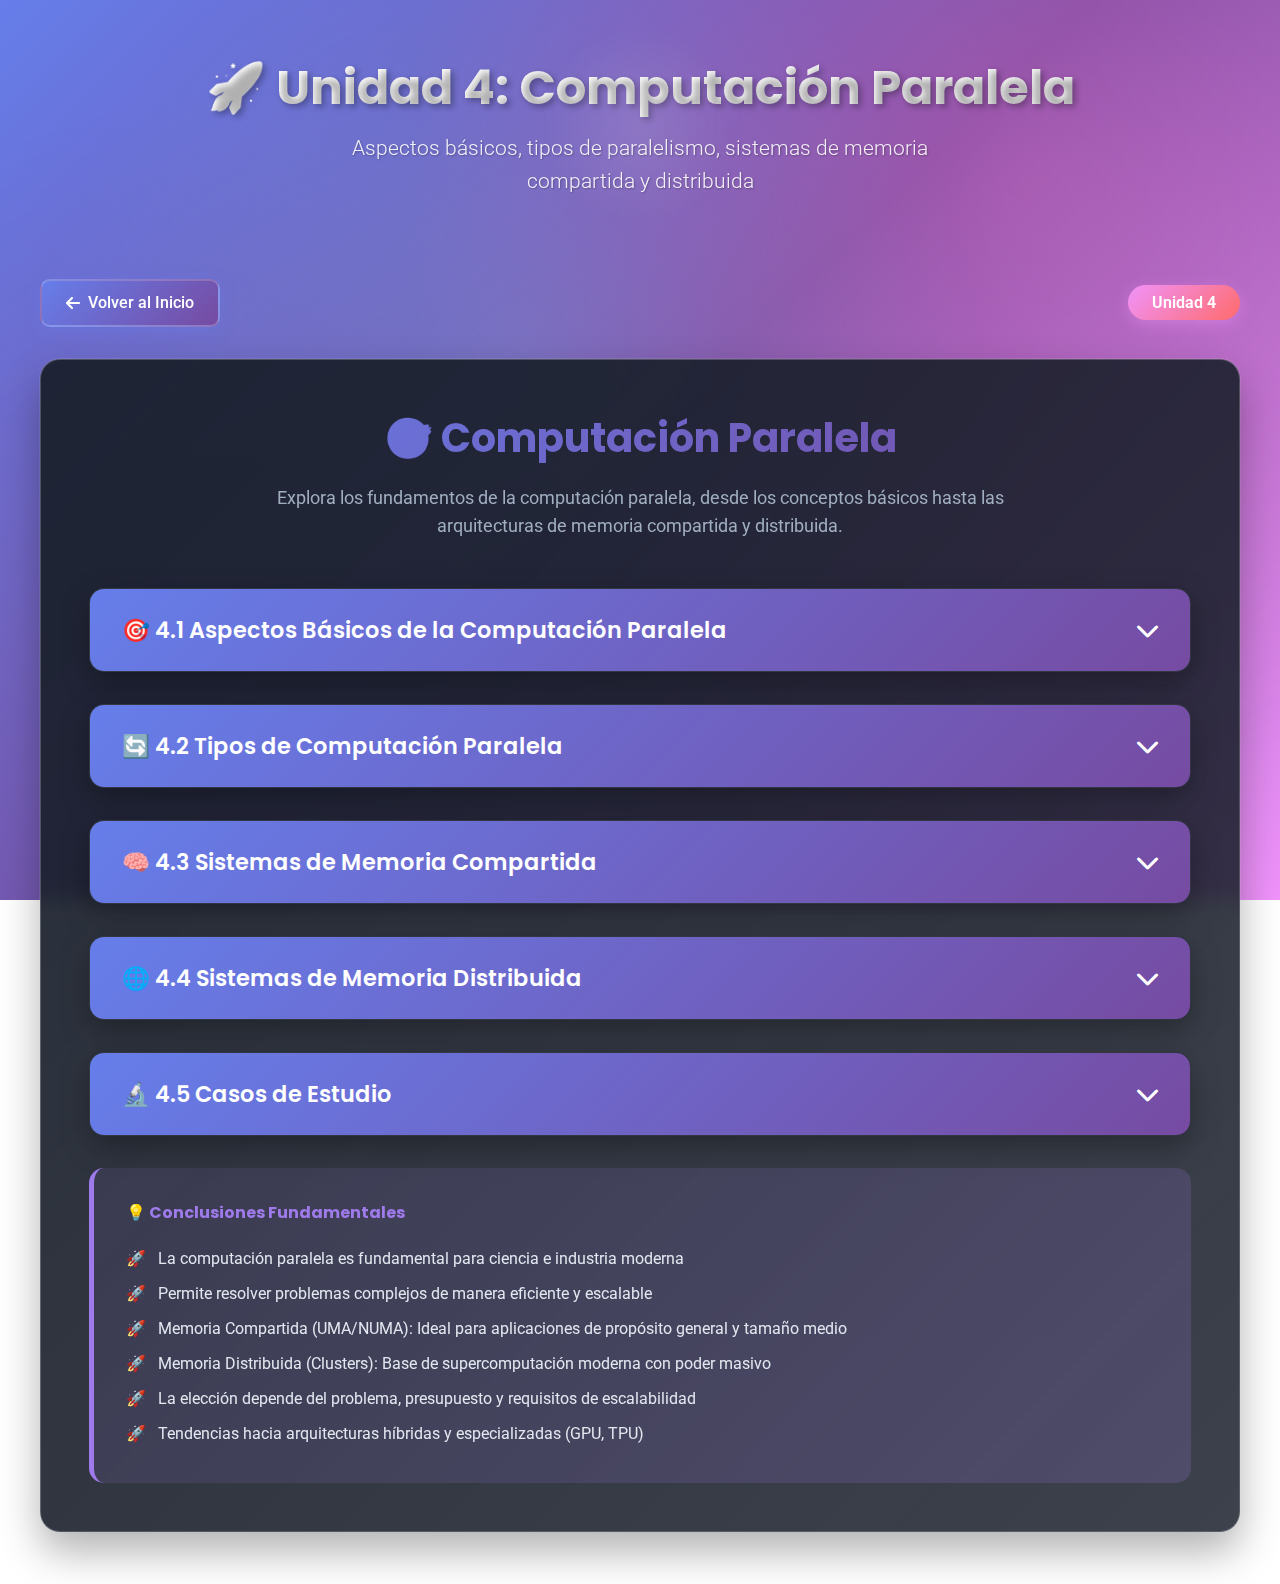
<file: Unidad4.html>
<!DOCTYPE html>
<html lang="es">
<head>
    <meta charset="UTF-8">
    <meta name="viewport" content="width=device-width, initial-scale=1.0">
    <title>Unidad 4 - Computación Paralela | Arquitectura de Computadoras</title>
    <link href="https://fonts.googleapis.com/css2?family=Poppins:wght@300;400;500;600;700&family=Roboto:wght@300;400;500&display=swap" rel="stylesheet">
    <link rel="stylesheet" href="https://cdnjs.cloudflare.com/ajax/libs/font-awesome/6.0.0/css/all.min.css">
    <style>
        * {
            box-sizing: border-box;
            margin: 0;
            padding: 0;
        }

        :root {
            --primary: #667eea;
            --secondary: #764ba2;
            --accent: #f093fb;
            --dark: #1a202c;
            --light: #2d3748;
            --text: #e2e8f0;
            --text-light: #a0aec0;
            --success: #48bb78;
            --warning: #ed8936;
            --info: #4299e1;
            --purple: #9f7aea;
        }

        body {
            font-family: 'Roboto', sans-serif;
            background: linear-gradient(135deg, #667eea 0%, #764ba2 50%, #f093fb 100%);
            background-attachment: fixed;
            min-height: 100vh;
            padding: 20px;
            position: relative;
            overflow-x: hidden;
        }

        body::before {
            content: '';
            position: fixed;
            top: 0;
            left: 0;
            width: 100%;
            height: 100%;
            background: 
                radial-gradient(circle at 20% 80%, rgba(120, 119, 198, 0.3) 0%, transparent 50%),
                radial-gradient(circle at 80% 20%, rgba(255, 119, 198, 0.3) 0%, transparent 50%),
                radial-gradient(circle at 40% 40%, rgba(120, 219, 255, 0.2) 0%, transparent 50%);
            z-index: -1;
        }

        .container {
            max-width: 1200px;
            margin: 0 auto;
            position: relative;
        }

        /* Header Styles */
        header {
            text-align: center;
            color: white;
            margin-bottom: 3rem;
            padding: 2rem 0;
            position: relative;
        }

        header::before {
            content: '';
            position: absolute;
            top: 50%;
            left: 50%;
            transform: translate(-50%, -50%);
            width: 200px;
            height: 200px;
            background: radial-gradient(circle, rgba(255,255,255,0.1) 0%, transparent 70%);
            border-radius: 50%;
        }

        header h1 {
            font-family: 'Poppins', sans-serif;
            font-size: 3rem;
            margin-bottom: 0.5rem;
            font-weight: 700;
            text-shadow: 3px 3px 6px rgba(0,0,0,0.3);
            background: linear-gradient(135deg, #fff 0%, #f0f0f0 100%);
            -webkit-background-clip: text;
            -webkit-text-fill-color: transparent;
            background-clip: text;
        }

        header .subtitle {
            font-size: 1.3rem;
            opacity: 0.9;
            font-weight: 300;
            text-shadow: 1px 1px 2px rgba(0,0,0,0.3);
            max-width: 600px;
            margin: 0 auto;
            line-height: 1.6;
        }

        /* Navigation */
        .nav-container {
            display: flex;
            justify-content: space-between;
            align-items: center;
            margin-bottom: 2rem;
            flex-wrap: wrap;
            gap: 1rem;
        }

        .back-button {
            display: inline-flex;
            align-items: center;
            padding: 0.8rem 1.5rem;
            background: linear-gradient(135deg, var(--primary), var(--secondary));
            color: white;
            text-decoration: none;
            border-radius: 10px;
            font-weight: 500;
            transition: all 0.3s ease;
            box-shadow: 0 4px 15px rgba(102, 126, 234, 0.4);
            border: 2px solid rgba(255,255,255,0.2);
        }

        .back-button:hover {
            transform: translateX(-5px);
            box-shadow: 0 6px 20px rgba(102, 126, 234, 0.6);
        }

        .unit-badge {
            background: linear-gradient(135deg, var(--accent), #ff6b6b);
            color: white;
            padding: 0.5rem 1.5rem;
            border-radius: 25px;
            font-weight: 600;
            box-shadow: 0 4px 15px rgba(240, 147, 251, 0.4);
        }

        /* Main Content */
        .main-content {
            background: linear-gradient(135deg, rgba(26,32,44,0.95) 0%, rgba(26,32,44,0.85) 100%);
            border-radius: 20px;
            padding: 3rem;
            box-shadow: 
                0 20px 40px rgba(0,0,0,0.3),
                0 0 0 1px rgba(255,255,255,0.1);
            backdrop-filter: blur(10px);
            border: 1px solid rgba(255,255,255,0.2);
            margin-bottom: 2rem;
        }

        .unit-header {
            text-align: center;
            margin-bottom: 3rem;
        }

        .unit-header h2 {
            font-family: 'Poppins', sans-serif;
            font-size: 2.5rem;
            color: var(--text);
            margin-bottom: 1rem;
            background: linear-gradient(135deg, var(--primary), var(--secondary));
            -webkit-background-clip: text;
            -webkit-text-fill-color: transparent;
            background-clip: text;
        }

        .unit-header p {
            color: var(--text-light);
            font-size: 1.1rem;
            line-height: 1.6;
            max-width: 800px;
            margin: 0 auto;
        }

        /* Topics Grid */
        .topics-grid {
            display: grid;
            gap: 2rem;
        }

        .topic-card {
            background: var(--dark);
            border-radius: 15px;
            padding: 0;
            box-shadow: 0 10px 30px rgba(0,0,0,0.3);
            transition: all 0.3s ease;
            border: 1px solid rgba(255,255,255,0.1);
            overflow: hidden;
        }

        .topic-card:hover {
            transform: translateY(-5px);
            box-shadow: 0 20px 40px rgba(0,0,0,0.15);
        }

        .topic-header {
            background: linear-gradient(135deg, var(--primary), var(--secondary));
            color: white;
            padding: 1.5rem 2rem;
            cursor: pointer;
            display: flex;
            justify-content: space-between;
            align-items: center;
            transition: all 0.3s ease;
        }

        .topic-header:hover {
            background: linear-gradient(135deg, #5a6fd8, #6a3f91);
        }

        .topic-header h3 {
            font-family: 'Poppins', sans-serif;
            font-size: 1.4rem;
            font-weight: 600;
            margin: 0;
        }

        .topic-icon {
            font-size: 1.5rem;
            transition: transform 0.3s ease;
        }

        .topic-card.active .topic-icon {
            transform: rotate(180deg);
        }

        .topic-content {
            max-height: 0;
            overflow: hidden;
            transition: max-height 0.5s ease;
            background: var(--light);
        }

        .topic-card.active .topic-content {
            max-height: 5000px;
        }

        .topic-body {
            padding: 2rem;
        }

        /* Content Styles */
        .content-section {
            margin-bottom: 2rem;
        }

        .content-section:last-child {
            margin-bottom: 0;
        }

        .content-section h4 {
            font-family: 'Poppins', sans-serif;
            color: var(--primary);
            font-size: 1.3rem;
            margin-bottom: 1rem;
            padding-bottom: 0.5rem;
            border-bottom: 2px solid #e2e8f0;
        }

        .content-section p {
            color: var(--text);
            line-height: 1.7;
            margin-bottom: 1rem;
        }

        .features-list {
            list-style: none;
            padding: 0;
        }

        .features-list li {
            padding: 0.8rem 0;
            color: var(--text);
            display: flex;
            align-items: flex-start;
            border-bottom: 1px solid #edf2f7;
        }

        .features-list li:last-child {
            border-bottom: none;
        }

        .features-list li::before {
            content: '✓';
            color: var(--success);
            font-weight: bold;
            margin-right: 1rem;
            font-size: 1.1rem;
            flex-shrink: 0;
        }

        .parallel-types {
            display: grid;
            grid-template-columns: repeat(auto-fit, minmax(280px, 1fr));
            gap: 1.5rem;
            margin: 1.5rem 0;
        }

        .parallel-card {
            background: var(--dark);
            padding: 1.5rem;
            border-radius: 10px;
            box-shadow: 0 4px 15px rgba(0,0,0,0.3);
            border-left: 4px solid var(--info);
            transition: all 0.3s ease;
        }

        .parallel-card:hover {
            transform: translateY(-3px);
            box-shadow: 0 8px 25px rgba(0,0,0,0.15);
        }

        .parallel-card h5 {
            color: var(--info);
            font-size: 1.2rem;
            margin-bottom: 1rem;
            font-family: 'Poppins', sans-serif;
            display: flex;
            align-items: center;
        }

        .parallel-card h5 i {
            margin-right: 0.5rem;
            font-size: 1.3rem;
        }

        .parallel-specs {
            list-style: none;
            padding: 0;
        }

        .parallel-specs li {
            padding: 0.3rem 0;
            color: var(--text);
            font-size: 0.9rem;
        }

        .parallel-specs li strong {
            color: var(--dark);
        }

        .law-card {
            background: linear-gradient(135deg, rgba(237,137,54,0.1), rgba(237,137,54,0.2));
            padding: 2rem;
            border-radius: 15px;
            border-left: 5px solid var(--warning);
            margin: 1.5rem 0;
        }

        .law-card h5 {
            color: var(--warning);
            margin-bottom: 1rem;
            font-family: 'Poppins', sans-serif;
            font-size: 1.3rem;
        }

        .formula {
            background: rgba(255,255,255,0.1);
            padding: 1rem;
            border-radius: 8px;
            font-family: 'Courier New', monospace;
            text-align: center;
            margin: 1rem 0;
            border: 2px dashed var(--warning);
            color: var(--text);
        }

        .analogy-card {
            background: linear-gradient(135deg, rgba(72,187,120,0.1), rgba(72,187,120,0.2));
            padding: 2rem;
            border-radius: 15px;
            border-left: 5px solid var(--success);
            margin: 1.5rem 0;
        }

        .analogy-card h5 {
            color: var(--success);
            margin-bottom: 1rem;
            font-family: 'Poppins', sans-serif;
            font-size: 1.3rem;
        }

        .memory-architecture {
            background: linear-gradient(135deg, rgba(159,122,234,0.1), rgba(159,122,234,0.2));
            padding: 2rem;
            border-radius: 15px;
            margin: 1.5rem 0;
            border: 2px solid var(--purple);
        }

        .memory-architecture h5 {
            color: var(--purple);
            margin-bottom: 1rem;
            font-family: 'Poppins', sans-serif;
            font-size: 1.3rem;
        }

        .architecture-grid {
            display: grid;
            grid-template-columns: repeat(auto-fit, minmax(300px, 1fr));
            gap: 1.5rem;
            margin-top: 1rem;
        }

        .arch-card {
            background: var(--dark);
            padding: 1.5rem;
            border-radius: 10px;
            box-shadow: 0 4px 15px rgba(0,0,0,0.3);
        }

        .arch-card h6 {
            color: var(--purple);
            margin-bottom: 1rem;
            font-family: 'Poppins', sans-serif;
        }

        .advantages {
            background: rgba(72, 187, 120, 0.1);
            padding: 1rem;
            border-radius: 8px;
            margin: 1rem 0;
        }

        .advantages h6 {
            color: var(--success);
            margin-bottom: 0.5rem;
            font-weight: 600;
        }

        .disadvantages {
            background: rgba(237, 137, 54, 0.1);
            padding: 1rem;
            border-radius: 8px;
            margin: 1rem 0;
        }

        .disadvantages h6 {
            color: var(--warning);
            margin-bottom: 0.5rem;
            font-weight: 600;
        }

        .use-cases {
            background: linear-gradient(135deg, rgba(66,153,225,0.1), rgba(66,153,225,0.2));
            padding: 2rem;
            border-radius: 15px;
            border-left: 5px solid var(--info);
            margin: 1.5rem 0;
        }

        .use-cases h5 {
            color: var(--info);
            margin-bottom: 1rem;
            font-family: 'Poppins', sans-serif;
            font-size: 1.3rem;
        }

        .use-grid {
            display: grid;
            grid-template-columns: repeat(auto-fit, minmax(250px, 1fr));
            gap: 1rem;
            margin-top: 1rem;
        }

        .use-item {
            background: var(--dark);
            padding: 1rem;
            border-radius: 8px;
            border-left: 3px solid var(--info);
        }

        .use-item h6 {
            color: var(--info);
            margin-bottom: 0.5rem;
            font-weight: 600;
        }

        .use-item p {
            font-size: 0.9rem;
            color: var(--text-light);
        }

        .conclusions {
            background: linear-gradient(135deg, rgba(159,122,234,0.1), rgba(159,122,234,0.2));
            padding: 2rem;
            border-radius: 15px;
            border-left: 5px solid var(--purple);
            margin-top: 2rem;
        }

        .conclusions h4 {
            color: var(--purple);
            margin-bottom: 1rem;
            font-family: 'Poppins', sans-serif;
        }

        .conclusions ul {
            list-style: none;
            padding: 0;
        }

        .conclusions li {
            padding: 0.5rem 0;
            color: var(--text);
            position: relative;
            padding-left: 2rem;
        }

        .conclusions li::before {
            content: '🚀';
            position: absolute;
            left: 0;
            top: 0.5rem;
        }

        /* Component Images */
        .component-image {
            width: 100%;
            max-width: 400px;
            height: auto;
            border-radius: 10px;
            box-shadow: 0 8px 25px rgba(0,0,0,0.15);
            margin: 1.5rem auto;
            display: block;
            border: 2px solid rgba(102, 126, 234, 0.2);
            transition: all 0.3s ease;
        }

        .component-image:hover {
            transform: scale(1.05);
            box-shadow: 0 12px 35px rgba(0,0,0,0.2);
            border-color: var(--primary);
        }

        .image-container {
            text-align: center;
            margin: 2rem 0;
            padding: 1rem;
            background: rgba(255,255,255,0.1);
            border-radius: 15px;
        }

        .image-caption {
            font-style: italic;
            color: var(--text-light);
            margin-top: 0.5rem;
            font-size: 0.9rem;
        }

        /* Responsive Design */
        @media (max-width: 768px) {
            header h1 {
                font-size: 2rem;
            }

            header .subtitle {
                font-size: 1.1rem;
            }

            .main-content {
                padding: 2rem 1.5rem;
            }

            .unit-header h2 {
                font-size: 2rem;
            }

            .nav-container {
                flex-direction: column;
                align-items: stretch;
            }

            .back-button {
                text-align: center;
            }

            .parallel-types {
                grid-template-columns: 1fr;
            }

            .architecture-grid {
                grid-template-columns: 1fr;
            }

            .use-grid {
                grid-template-columns: 1fr;
            }
        }
    </style>
</head>
<body>
    <div class="container">
        <header>
            <h1>🚀 Unidad 4: Computación Paralela</h1>
            <p class="subtitle">Aspectos básicos, tipos de paralelismo, sistemas de memoria compartida y distribuida</p>
        </header>

        <div class="nav-container">
            <a href="index.html" class="back-button">
                <i class="fas fa-arrow-left"></i>
                <span style="margin-left: 0.5rem;">Volver al Inicio</span>
            </a>
            <div class="unit-badge">Unidad 4</div>
        </div>

        <div class="main-content">
            <div class="unit-header">
                <h2>🎯 Computación Paralela</h2>
                <p>Explora los fundamentos de la computación paralela, desde los conceptos básicos hasta las arquitecturas de memoria compartida y distribuida.</p>
            </div>

            <div class="topics-grid">
                <!-- Tema 4.1: Aspectos Básicos -->
                <div class="topic-card">
                    <div class="topic-header" onclick="toggleTopic(this)">
                        <h3>🎯 4.1 Aspectos Básicos de la Computación Paralela</h3>
                        <i class="fas fa-chevron-down topic-icon"></i>
                    </div>
                    <div class="topic-content">
                        <div class="topic-body">
                            <div class="content-section">
                                <h4>Definición y Objetivo</h4>
                                <p><strong>Definición:</strong> Técnica de dividir problemas grandes en subproblemas más pequeños para resolución simultánea por múltiples procesadores.</p>
                                
                                <div class="image-container">
                                    <img src="Imagenes\ComputacionParalela.jpg" alt="Computación Paralela" class="component-image">
                                    <p class="image-caption">Computación Paralela - Múltiples procesadores trabajando simultáneamente</p>
                                </div>
                                
                                <ul class="features-list">
                                    <li><strong>Reducir tiempo de ejecución:</strong> Procesamiento simultáneo acelera resultados</li>
                                    <li><strong>Resolver problemas complejos:</strong> Inviables con un solo procesador</li>
                                    <li><strong>Mejorar eficiencia:</strong> Aprovechamiento óptimo de recursos</li>
                                </ul>
                            </div>

                            <div class="content-section">
                                <h4>Conceptos Clave</h4>
                                <div class="parallel-types">
                                    <div class="parallel-card">
                                        <h5><i class="fas fa-tachometer-alt"></i> Speedup</h5>
                                        <ul class="parallel-specs">
                                            <li><strong>Definición:</strong> Mejora en velocidad de ejecución</li>
                                            <li><strong>Fórmula:</strong> Tiempo secuencial / Tiempo paralelo</li>
                                            <li><strong>Ideal:</strong> Speedup = Número de procesadores</li>
                                        </ul>
                                    </div>
                                    <div class="parallel-card">
                                        <h5><i class="fas fa-chart-line"></i> Eficiencia</h5>
                                        <ul class="parallel-specs">
                                            <li><strong>Definición:</strong> Utilización efectiva de procesadores</li>
                                            <li><strong>Fórmula:</strong> Speedup / Número de procesadores</li>
                                            <li><strong>Rango:</strong> 0 a 1 (100% ideal)</li>
                                        </ul>
                                    </div>
                                    <div class="parallel-card">
                                        <h5><i class="fas fa-balance-scale"></i> Escalabilidad</h5>
                                        <ul class="parallel-specs">
                                            <li><strong>Definición:</strong> Capacidad de mantener rendimiento</li>
                                            <li><strong>Tipos:</strong> Fuerte y débil</li>
                                            <li><strong>Objetivo:</strong> Rendimiento constante al agregar recursos</li>
                                        </ul>
                                    </div>
                                </div>
                            </div>

                            <div class="content-section">
                                <h4>Ley de Amdahl</h4>
                                <div class="law-card">
                                    <h5>📊 Limitación del Paralelismo</h5>
                                    <p>Establece la mejora máxima limitada por la parte no paralelizable del programa.</p>
                                    <div class="formula">
                                        <strong>Speedup ≤ 1 / (S + (1-S)/N)</strong><br>
                                        <small>Donde S = fracción secuencial, N = número de procesadores</small>
                                    </div>
                                    <p><strong>Implicación:</strong> Incluso con infinitos procesadores, el speedup está limitado por la parte secuencial.</p>
                                </div>
                            </div>

                            <div class="content-section">
                                <h4>Analogía: Construcción de Casa</h4>
                                <div class="analogy-card">
                                    <h5>🏠 Comparación Práctica</h5>
                                    <div class="parallel-types">
                                        <div class="parallel-card">
                                            <h5>Secuencial</h5>
                                            <ul class="parallel-specs">
                                                <li>Una persona hace todos los trabajos</li>
                                                <li>Cimientos → Paredes → Techo → Instalaciones</li>
                                                <li>Tiempo total: suma de todas las tareas</li>
                                            </ul>
                                        </div>
                                        <div class="parallel-card">
                                            <h5>Paralelo</h5>
                                            <ul class="parallel-specs">
                                                <li>Equipos especializados trabajan simultáneamente</li>
                                                <li>Electricistas, plomeros, pintores en paralelo</li>
                                                <li>Tiempo total: reducido significativamente</li>
                                            </ul>
                                        </div>
                                    </div>
                                </div>
                            </div>
                        </div>
                    </div>
                </div>

                <!-- Tema 4.2: Tipos de Computación Paralela -->
                <div class="topic-card">
                    <div class="topic-header" onclick="toggleTopic(this)">
                        <h3>🔄 4.2 Tipos de Computación Paralela</h3>
                        <i class="fas fa-chevron-down topic-icon"></i>
                    </div>
                    <div class="topic-content">
                        <div class="topic-body">
                            <div class="content-section">
                                <h4>Clasificación por Niveles</h4>
                                <div class="parallel-types">
                                    <div class="parallel-card">
                                        <h5><i class="fas fa-microchip"></i> 1. Paralelismo a Nivel de Bit</h5>
                                        <ul class="parallel-specs">
                                            <li><strong>Concepto:</strong> Aumentar tamaño de palabra de datos</li>
                                            <li><strong>Evolución:</strong> 16→32→64 bits</li>
                                            <li><strong>Ventaja:</strong> Más datos procesados por ciclo de reloj</li>
                                        </ul>
                                    </div>
                                    <div class="parallel-card">
                                        <h5><i class="fas fa-code"></i> 2. Paralelismo a Nivel de Instrucción (ILP)</h5>
                                        <ul class="parallel-specs">
                                            <li><strong>Concepto:</strong> Múltiples instrucciones ejecutadas simultáneamente</li>
                                            <li><strong>Ejemplos:</strong> Arquitecturas pipeline y superscalar</li>
                                            <li><strong>Técnicas:</strong> Predicción de saltos, ejecución especulativa</li>
                                        </ul>
                                    </div>
                                    <div class="parallel-card">
                                        <h5><i class="fas fa-stream"></i> 3. Paralelismo a Nivel de Hilo (TLP)</h5>
                                        <ul class="parallel-specs">
                                            <li><strong>Concepto:</strong> Múltiples hilos ejecutados concurrentemente</li>
                                            <li><strong>Ejemplo:</strong> Procesadores multinúcleo</li>
                                            <li><strong>Beneficio:</strong> Mejor utilización de recursos del CPU</li>
                                        </ul>
                                    </div>
                                    <div class="parallel-card">
                                        <h5><i class="fas fa-tasks"></i> 4. Paralelismo a Nivel de Tarea/Proceso</h5>
                                        <ul class="parallel-specs">
                                            <li><strong>Concepto:</strong> Tareas independientes en diferentes procesadores</li>
                                            <li><strong>Ejemplo:</strong> Servidor web atendiendo múltiples usuarios</li>
                                            <li><strong>Escalabilidad:</strong> Fácil distribución de carga</li>
                                        </ul>
                                    </div>
                                </div>
                            </div>
                        </div>
                    </div>
                </div>

                <!-- Tema 4.3: Sistemas de Memoria Compartida -->
                <div class="topic-card">
                    <div class="topic-header" onclick="toggleTopic(this)">
                        <h3>🧠 4.3 Sistemas de Memoria Compartida</h3>
                        <i class="fas fa-chevron-down topic-icon"></i>
                    </div>
                    <div class="topic-content">
                        <div class="topic-body">
                            <div class="content-section">
                                <h4>Concepto Fundamental</h4>
                                <p>Múltiples procesadores comparten un espacio único de direcciones, con acceso a memoria global mediante bus o red de interconexión.</p>
                            </div>

                            <div class="content-section">
                                <h4>Arquitecturas de Memoria Compartida</h4>
                                
                                <div class="memory-architecture">
                                    <h5>🔄 Arquitectura UMA (Uniform Memory Access)</h5>
                                    <div class="architecture-grid">
                                        <div class="arch-card">
                                            <h6>Características</h6>
                                            <ul class="parallel-specs">
                                                <li><strong>Tiempo de acceso:</strong> Igual para todos los procesadores</li>
                                                <li><strong>Conexión:</strong> Bus compartido o crossbar</li>
                                                <li><strong>Coherencia:</strong> Automática por hardware</li>
                                            </ul>
                                        </div>
                                        <div class="arch-card">
                                            <div class="advantages">
                                                <h6>Ventajas</h6>
                                                <ul class="parallel-specs">
                                                    <li>Programación más sencilla</li>
                                                    <li>Coherencia automática</li>
                                                    <li>Modelo de programación uniforme</li>
                                                </ul>
                                            </div>
                                            <div class="disadvantages">
                                                <h6>Desventajas</h6>
                                                <ul class="parallel-specs">
                                                    <li>Bus puede ser cuello de botella</li>
                                                    <li>Escalabilidad limitada</li>
                                                    <li>Contención en accesos simultáneos</li>
                                                </ul>
                                            </div>
                                        </div>
                                    </div>
                                    <p><strong>Ejemplos:</strong> Computadores multinúcleo, servidores SMP</p>
                                </div>

                                <div class="memory-architecture">
                                    <h5>⚡ Arquitectura NUMA (Non-Uniform Memory Access)</h5>
                                    <div class="architecture-grid">
                                        <div class="arch-card">
                                            <h6>Características</h6>
                                            <ul class="parallel-specs">
                                                <li><strong>Tiempo de acceso:</strong> NO uniforme</li>
                                                <li><strong>Memoria local:</strong> Acceso rápido</li>
                                                <li><strong>Memoria remota:</strong> Acceso más lento</li>
                                            </ul>
                                        </div>
                                        <div class="arch-card">
                                            <div class="advantages">
                                                <h6>Ventajas</h6>
                                                <ul class="parallel-specs">
                                                    <li>Mayor escalabilidad que UMA</li>
                                                    <li>Mejor ancho de banda agregado</li>
                                                    <li>Localidad de memoria optimizada</li>
                                                </ul>
                                            </div>
                                            <div class="disadvantages">
                                                <h6>Desventajas</h6>
                                                <ul class="parallel-specs">
                                                    <li>Programación debe considerar localidad</li>
                                                    <li>Complejidad en gestión de memoria</li>
                                                    <li>Rendimiento variable según acceso</li>
                                                </ul>
                                            </div>
                                        </div>
                                    </div>
                                    <p><strong>Ejemplos:</strong> Servidores multi-socket gama alta, AMD Epyc, Intel Xeon</p>
                                </div>
                            </div>
                        </div>
                    </div>
                </div>

                <!-- Tema 4.4: Sistemas de Memoria Distribuida -->
                <div class="topic-card">
                    <div class="topic-header" onclick="toggleTopic(this)">
                        <h3>🌐 4.4 Sistemas de Memoria Distribuida</h3>
                        <i class="fas fa-chevron-down topic-icon"></i>
                    </div>
                    <div class="topic-content">
                        <div class="topic-body">
                            <div class="content-section">
                                <h4>Concepto Fundamental</h4>
                                <p>Cada procesador tiene memoria privada e independiente. No existe espacio global de direcciones. Conexión mediante red de alta velocidad (InfiniBand, Ethernet).</p>
                                
                                <div class="image-container">
                                    <img src="Imagenes\MemoriaDistribuida.jpg" alt="Memoria Distribuida" class="component-image">
                                    <p class="image-caption">Memoria Distribuida - Procesadores con memoria privada conectados por red</p>
                                </div>
                            </div>

                            <div class="content-section">
                                <h4>Características Principales</h4>
                                <div class="parallel-types">
                                    <div class="parallel-card">
                                        <h5><i class="fas fa-envelope"></i> Comunicación</h5>
                                        <ul class="parallel-specs">
                                            <li><strong>Método:</strong> Paso de mensajes (Message Passing)</li>
                                            <li><strong>Protocolos:</strong> MPI, PVM</li>
                                            <li><strong>Sincronización:</strong> Explícita por programador</li>
                                        </ul>
                                    </div>
                                    <div class="parallel-card">
                                        <h5><i class="fas fa-expand-arrows-alt"></i> Escalabilidad</h5>
                                        <ul class="parallel-specs">
                                            <li><strong>Capacidad:</strong> Muy alta (miles de nodos)</li>
                                            <li><strong>Crecimiento:</strong> Lineal con recursos</li>
                                            <li><strong>Limitación:</strong> Red de interconexión</li>
                                        </ul>
                                    </div>
                                </div>
                            </div>

                            <div class="content-section">
                                <h4>Ventajas y Desventajas</h4>
                                <div class="architecture-grid">
                                    <div class="arch-card">
                                        <div class="advantages">
                                            <h6>Ventajas</h6>
                                            <ul class="parallel-specs">
                                                <li>Sin cuellos de botella de memoria</li>
                                                <li>Menor costo por nodo</li>
                                                <li>Escalabilidad masiva</li>
                                                <li>Tolerancia a fallos natural</li>
                                            </ul>
                                        </div>
                                    </div>
                                    <div class="arch-card">
                                        <div class="disadvantages">
                                            <h6>Desventajas</h6>
                                            <ul class="parallel-specs">
                                                <li>Programación más compleja</li>
                                                <li>Latencia de comunicación</li>
                                                <li>Gestión explícita de datos</li>
                                                <li>Debugging más difícil</li>
                                            </ul>
                                        </div>
                                    </div>
                                </div>
                            </div>

                            <div class="content-section">
                                <h4>15 Usos Principales</h4>
                                <div class="use-cases">
                                    <h5>🎯 Aplicaciones de Memoria Distribuida</h5>
                                    <div class="use-grid">
                                        <div class="use-item">
                                            <h6>Caché distribuido</h6>
                                            <p>Compartir datos entre servidores</p>
                                        </div>
                                        <div class="use-item">
                                            <h6>Sesiones de usuario</h6>
                                            <p>Accesibles desde cualquier servidor</p>
                                        </div>
                                        <div class="use-item">
                                            <h6>Big Data</h6>
                                            <p>Análisis de grandes volúmenes</p>
                                        </div>
                                        <div class="use-item">
                                            <h6>Bases de datos en memoria</h6>
                                            <p>Almacenamiento rápido distribuido</p>
                                        </div>
                                        <div class="use-item">
                                            <h6>Computación científica</h6>
                                            <p>Simulaciones y cálculos paralelos</p>
                                        </div>
                                        <div class="use-item">
                                            <h6>Sistema de mensajería</h6>
                                            <p>Colas distribuidas</p>
                                        </div>
                                        <div class="use-item">
                                            <h6>Configuración centralizada</h6>
                                            <p>Accesible por todos los nodos</p>
                                        </div>
                                        <div class="use-item">
                                            <h6>Juegos online</h6>
                                            <p>Estado de juego compartido</p>
                                        </div>
                                        <div class="use-item">
                                            <h6>E-commerce</h6>
                                            <p>Carritos e inventario distribuido</p>
                                        </div>
                                        <div class="use-item">
                                            <h6>Análisis tiempo real</h6>
                                            <p>Procesamiento de streams</p>
                                        </div>
                                        <div class="use-item">
                                            <h6>Machine Learning</h6>
                                            <p>Entrenamiento distribuido</p>
                                        </div>
                                        <div class="use-item">
                                            <h6>API caching</h6>
                                            <p>Respuestas cacheadas entre instancias</p>
                                        </div>
                                        <div class="use-item">
                                            <h6>Balanceo de carga stateful</h6>
                                            <p>Distribución inteligente</p>
                                        </div>
                                        <div class="use-item">
                                            <h6>Sistemas de recomendación</h6>
                                            <p>Perfiles accesibles globalmente</p>
                                        </div>
                                        <div class="use-item">
                                            <h6>Monitorización</h6>
                                            <p>Métricas compartidas en tiempo real</p>
                                        </div>
                                    </div>
                                </div>
                            </div>
                        </div>
                    </div>
                </div>

                <!-- Tema 4.5: Casos de Estudio -->
                <div class="topic-card">
                    <div class="topic-header" onclick="toggleTopic(this)">
                        <h3>🔬 4.5 Casos de Estudio</h3>
                        <i class="fas fa-chevron-down topic-icon"></i>
                    </div>
                    <div class="topic-content">
                        <div class="topic-body">
                            <div class="content-section">
                                <h4>Aspectos Básicos</h4>
                                <div class="parallel-types">
                                    <div class="parallel-card">
                                        <h5><i class="fas fa-calculator"></i> Análisis de Speedup y Eficiencia</h5>
                                        <ul class="parallel-specs">
                                            <li><strong>Caso:</strong> Multiplicación de matrices</li>
                                            <li><strong>Procesadores:</strong> 1, 2, 4, 8, 16</li>
                                            <li><strong>Métricas:</strong> Tiempo, speedup, eficiencia</li>
                                        </ul>
                                    </div>
                                    <div class="parallel-card">
                                        <h5><i class="fas fa-balance-scale"></i> Balance de Carga</h5>
                                        <ul class="parallel-specs">
                                            <li><strong>Caso:</strong> Procesamiento de imágenes</li>
                                            <li><strong>Problema:</strong> Regiones de diferente complejidad</li>
                                            <li><strong>Solución:</strong> Distribución dinámica de trabajo</li>
                                        </ul>
                                    </div>
                                </div>
                            </div>

                            <div class="content-section">
                                <h4>Tipos de Computación Paralela</h4>
                                <div class="parallel-types">
                                    <div class="parallel-card">
                                        <h5><i class="fas fa-microchip"></i> ILP</h5>
                                        <ul class="parallel-specs">
                                            <li><strong>Ejemplo:</strong> Procesadores superescalares (Intel, AMD)</li>
                                            <li><strong>Técnica:</strong> Ejecución fuera de orden</li>
                                        </ul>
                                    </div>
                                    <div class="parallel-card">
                                        <h5><i class="fas fa-server"></i> TLP</h5>
                                        <ul class="parallel-specs">
                                            <li><strong>Ejemplo:</strong> Servidores web con múltiples solicitudes</li>
                                            <li><strong>Beneficio:</strong> Concurrencia de hilos</li>
                                        </ul>
                                    </div>
                                    <div class="parallel-card">
                                        <h5><i class="fas fa-image"></i> Paralelismo de Datos</h5>
                                        <ul class="parallel-specs">
                                            <li><strong>Ejemplo:</strong> Operaciones en GPUs (filtros de imágenes)</li>
                                            <li><strong>Característica:</strong> SIMD masivo</li>
                                        </ul>
                                    </div>
                                    <div class="parallel-card">
                                        <h5><i class="fas fa-cloud"></i> Paralelismo de Tareas</h5>
                                        <ul class="parallel-specs">
                                            <li><strong>Ejemplo:</strong> Simulación de clima (viento, temperatura, presión)</li>
                                            <li><strong>Ventaja:</strong> Tareas independientes</li>
                                        </ul>
                                    </div>
                                </div>
                            </div>

                            <div class="content-section">
                                <h4>Memoria Compartida</h4>
                                <div class="parallel-types">
                                    <div class="parallel-card">
                                        <h5><i class="fas fa-code-branch"></i> Programación con hilos</h5>
                                        <ul class="parallel-specs">
                                            <li><strong>Ejemplo:</strong> Cálculo de π con OpenMP</li>
                                            <li><strong>Técnica:</strong> Paralelización de bucles</li>
                                        </ul>
                                    </div>
                                    <div class="parallel-card">
                                        <h5><i class="fas fa-lock"></i> Sincronización</h5>
                                        <ul class="parallel-specs">
                                            <li><strong>Ejemplo:</strong> Buffer productor-consumidor con mutex</li>
                                            <li><strong>Problema:</strong> Condiciones de carrera</li>
                                        </ul>
                                    </div>
                                    <div class="parallel-card">
                                        <h5><i class="fas fa-chart-bar"></i> UMA vs NUMA</h5>
                                        <ul class="parallel-specs">
                                            <li><strong>Ejemplo:</strong> Comparación en servidores AMD Epyc</li>
                                            <li><strong>Factor:</strong> Localidad de memoria</li>
                                        </ul>
                                    </div>
                                </div>
                            </div>

                            <div class="content-section">
                                <h4>Memoria Distribuida</h4>
                                <div class="parallel-types">
                                    <div class="parallel-card">
                                        <h5><i class="fas fa-network-wired"></i> MPI</h5>
                                        <ul class="parallel-specs">
                                            <li><strong>Ejemplo:</strong> Resolución de ecuaciones en clusters</li>
                                            <li><strong>Comunicación:</strong> Paso de mensajes</li>
                                        </ul>
                                    </div>
                                    <div class="parallel-card">
                                        <h5><i class="fas fa-globe"></i> Clusters/Grids</h5>
                                        <ul class="parallel-specs">
                                            <li><strong>Ejemplos:</strong> SETI@home, LHC data processing</li>
                                            <li><strong>Escala:</strong> Miles de nodos</li>
                                        </ul>
                                    </div>
                                    <div class="parallel-card">
                                        <h5><i class="fas fa-sitemap"></i> Algoritmos distribuidos</h5>
                                        <ul class="parallel-specs">
                                            <li><strong>Ejemplo:</strong> Elección de líder en anillo</li>
                                            <li><strong>Complejidad:</strong> Consenso distribuido</li>
                                        </ul>
                                    </div>
                                </div>
                            </div>
                        </div>
                    </div>
                </div>
            </div>

            <!-- Conclusiones -->
            <div class="conclusions">
                <h4>💡 Conclusiones Fundamentales</h4>
                <ul>
                    <li>La computación paralela es fundamental para ciencia e industria moderna</li>
                    <li>Permite resolver problemas complejos de manera eficiente y escalable</li>
                    <li>Memoria Compartida (UMA/NUMA): Ideal para aplicaciones de propósito general y tamaño medio</li>
                    <li>Memoria Distribuida (Clusters): Base de supercomputación moderna con poder masivo</li>
                    <li>La elección depende del problema, presupuesto y requisitos de escalabilidad</li>
                    <li>Tendencias hacia arquitecturas híbridas y especializadas (GPU, TPU)</li>
                </ul>
            </div>
        </div>
    </div>

    <script>
        function toggleTopic(header) {
            const card = header.parentElement;
            const isActive = card.classList.contains('active');
            
            // Close all other cards
            document.querySelectorAll('.topic-card').forEach(c => {
                c.classList.remove('active');
            });
            
            // Toggle current card
            if (!isActive) {
                card.classList.add('active');
            }
        }

        // Add smooth scrolling for better UX
        document.addEventListener('DOMContentLoaded', function() {
            // Add click animation to cards
            const cards = document.querySelectorAll('.topic-card');
            cards.forEach(card => {
                card.addEventListener('click', function(e) {
                    if (e.target.closest('.topic-header')) {
                        this.style.transform = 'scale(0.98)';
                        setTimeout(() => {
                            this.style.transform = '';
                        }, 150);
                    }
                });
            });
        });
    </script>
</body>
</html>
</file>
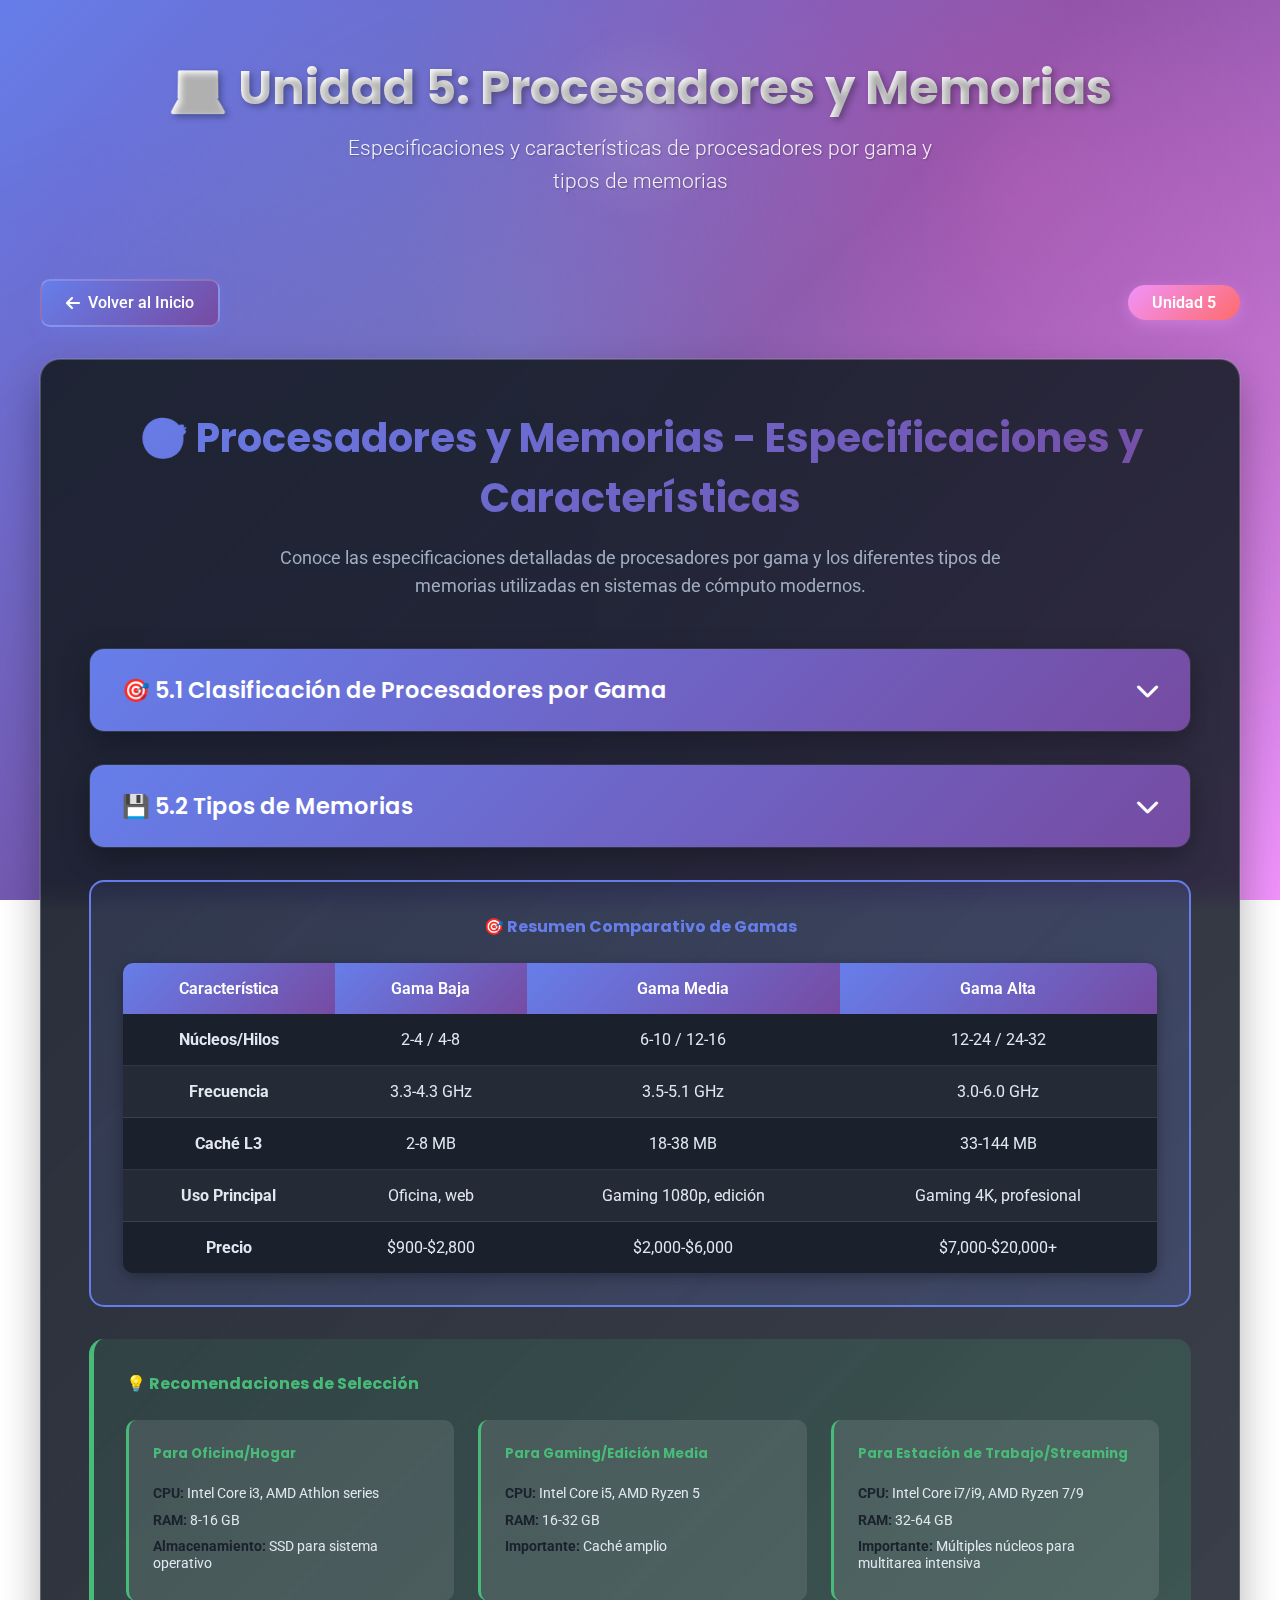
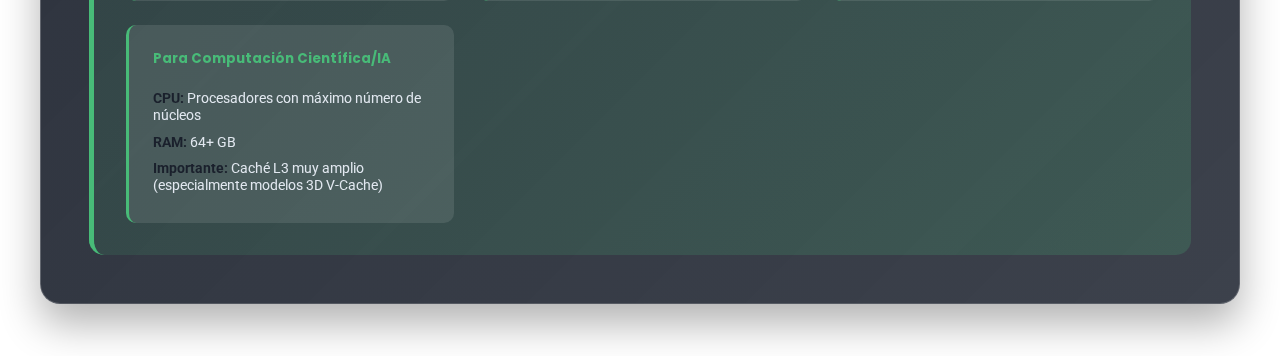
<file: Unidad5.html>
<!DOCTYPE html>
<html lang="es">
<head>
    <meta charset="UTF-8">
    <meta name="viewport" content="width=device-width, initial-scale=1.0">
    <title>Unidad 5 - Procesadores y Memorias | Arquitectura de Computadoras</title>
    <link href="https://fonts.googleapis.com/css2?family=Poppins:wght@300;400;500;600;700&family=Roboto:wght@300;400;500&display=swap" rel="stylesheet">
    <link rel="stylesheet" href="https://cdnjs.cloudflare.com/ajax/libs/font-awesome/6.0.0/css/all.min.css">
    <style>
        * {
            box-sizing: border-box;
            margin: 0;
            padding: 0;
        }

        :root {
            --primary: #667eea;
            --secondary: #764ba2;
            --accent: #f093fb;
            --dark: #1a202c;
            --light: #2d3748;
            --text: #e2e8f0;
            --text-light: #a0aec0;
            --success: #48bb78;
            --warning: #ed8936;
            --info: #4299e1;
            --purple: #9f7aea;
            --low-tier: #38a169;
            --mid-tier: #3182ce;
            --high-tier: #d69e2e;
        }

        body {
            font-family: 'Roboto', sans-serif;
            background: linear-gradient(135deg, #667eea 0%, #764ba2 50%, #f093fb 100%);
            background-attachment: fixed;
            min-height: 100vh;
            padding: 20px;
            position: relative;
            overflow-x: hidden;
        }

        body::before {
            content: '';
            position: fixed;
            top: 0;
            left: 0;
            width: 100%;
            height: 100%;
            background: 
                radial-gradient(circle at 20% 80%, rgba(120, 119, 198, 0.3) 0%, transparent 50%),
                radial-gradient(circle at 80% 20%, rgba(255, 119, 198, 0.3) 0%, transparent 50%),
                radial-gradient(circle at 40% 40%, rgba(120, 219, 255, 0.2) 0%, transparent 50%);
            z-index: -1;
        }

        .container {
            max-width: 1200px;
            margin: 0 auto;
            position: relative;
        }

        /* Header Styles */
        header {
            text-align: center;
            color: white;
            margin-bottom: 3rem;
            padding: 2rem 0;
            position: relative;
        }

        header::before {
            content: '';
            position: absolute;
            top: 50%;
            left: 50%;
            transform: translate(-50%, -50%);
            width: 200px;
            height: 200px;
            background: radial-gradient(circle, rgba(255,255,255,0.1) 0%, transparent 70%);
            border-radius: 50%;
        }

        header h1 {
            font-family: 'Poppins', sans-serif;
            font-size: 3rem;
            margin-bottom: 0.5rem;
            font-weight: 700;
            text-shadow: 3px 3px 6px rgba(0,0,0,0.3);
            background: linear-gradient(135deg, #fff 0%, #f0f0f0 100%);
            -webkit-background-clip: text;
            -webkit-text-fill-color: transparent;
            background-clip: text;
        }

        header .subtitle {
            font-size: 1.3rem;
            opacity: 0.9;
            font-weight: 300;
            text-shadow: 1px 1px 2px rgba(0,0,0,0.3);
            max-width: 600px;
            margin: 0 auto;
            line-height: 1.6;
        }

        /* Navigation */
        .nav-container {
            display: flex;
            justify-content: space-between;
            align-items: center;
            margin-bottom: 2rem;
            flex-wrap: wrap;
            gap: 1rem;
        }

        .back-button {
            display: inline-flex;
            align-items: center;
            padding: 0.8rem 1.5rem;
            background: linear-gradient(135deg, var(--primary), var(--secondary));
            color: white;
            text-decoration: none;
            border-radius: 10px;
            font-weight: 500;
            transition: all 0.3s ease;
            box-shadow: 0 4px 15px rgba(102, 126, 234, 0.4);
            border: 2px solid rgba(255,255,255,0.2);
        }

        .back-button:hover {
            transform: translateX(-5px);
            box-shadow: 0 6px 20px rgba(102, 126, 234, 0.6);
        }

        .unit-badge {
            background: linear-gradient(135deg, var(--accent), #ff6b6b);
            color: white;
            padding: 0.5rem 1.5rem;
            border-radius: 25px;
            font-weight: 600;
            box-shadow: 0 4px 15px rgba(240, 147, 251, 0.4);
        }

        /* Main Content */
        .main-content {
            background: linear-gradient(135deg, rgba(26,32,44,0.95) 0%, rgba(26,32,44,0.85) 100%);
            border-radius: 20px;
            padding: 3rem;
            box-shadow: 
                0 20px 40px rgba(0,0,0,0.3),
                0 0 0 1px rgba(255,255,255,0.1);
            backdrop-filter: blur(10px);
            border: 1px solid rgba(255,255,255,0.2);
            margin-bottom: 2rem;
        }

        .unit-header {
            text-align: center;
            margin-bottom: 3rem;
        }

        .unit-header h2 {
            font-family: 'Poppins', sans-serif;
            font-size: 2.5rem;
            color: var(--text);
            margin-bottom: 1rem;
            background: linear-gradient(135deg, var(--primary), var(--secondary));
            -webkit-background-clip: text;
            -webkit-text-fill-color: transparent;
            background-clip: text;
        }

        .unit-header p {
            color: var(--text-light);
            font-size: 1.1rem;
            line-height: 1.6;
            max-width: 800px;
            margin: 0 auto;
        }

        /* Topics Grid */
        .topics-grid {
            display: grid;
            gap: 2rem;
        }

        .topic-card {
            background: var(--dark);
            border-radius: 15px;
            padding: 0;
            box-shadow: 0 10px 30px rgba(0,0,0,0.3);
            transition: all 0.3s ease;
            border: 1px solid rgba(255,255,255,0.1);
            overflow: hidden;
        }

        .topic-card:hover {
            transform: translateY(-5px);
            box-shadow: 0 20px 40px rgba(0,0,0,0.15);
        }

        .topic-header {
            background: linear-gradient(135deg, var(--primary), var(--secondary));
            color: white;
            padding: 1.5rem 2rem;
            cursor: pointer;
            display: flex;
            justify-content: space-between;
            align-items: center;
            transition: all 0.3s ease;
        }

        .topic-header:hover {
            background: linear-gradient(135deg, #5a6fd8, #6a3f91);
        }

        .topic-header h3 {
            font-family: 'Poppins', sans-serif;
            font-size: 1.4rem;
            font-weight: 600;
            margin: 0;
        }

        .topic-icon {
            font-size: 1.5rem;
            transition: transform 0.3s ease;
        }

        .topic-card.active .topic-icon {
            transform: rotate(180deg);
        }

        .topic-content {
            max-height: 0;
            overflow: hidden;
            transition: max-height 0.5s ease;
            background: var(--light);
        }

        .topic-card.active .topic-content {
            max-height: 6000px;
        }

        .topic-body {
            padding: 2rem;
        }

        /* Content Styles */
        .content-section {
            margin-bottom: 2rem;
        }

        .content-section:last-child {
            margin-bottom: 0;
        }

        .content-section h4 {
            font-family: 'Poppins', sans-serif;
            color: var(--primary);
            font-size: 1.3rem;
            margin-bottom: 1rem;
            padding-bottom: 0.5rem;
            border-bottom: 2px solid #e2e8f0;
        }

        .content-section p {
            color: var(--text);
            line-height: 1.7;
            margin-bottom: 1rem;
        }

        /* Processor Tier Styles */
        .tier-section {
            margin-bottom: 3rem;
        }

        .tier-header {
            background: linear-gradient(135deg, var(--low-tier), #38a169);
            color: white;
            padding: 1rem 2rem;
            border-radius: 10px 10px 0 0;
            margin-bottom: 0;
        }

        .tier-header.mid-tier {
            background: linear-gradient(135deg, var(--mid-tier), #2c5aa0);
        }

        .tier-header.high-tier {
            background: linear-gradient(135deg, var(--high-tier), #b7791f);
        }

        .tier-header h5 {
            font-family: 'Poppins', sans-serif;
            font-size: 1.4rem;
            margin: 0;
            display: flex;
            align-items: center;
        }

        .tier-header i {
            margin-right: 0.5rem;
            font-size: 1.5rem;
        }

        .tier-description {
            background: rgba(255,255,255,0.1);
            padding: 1rem 2rem;
            border-radius: 0 0 10px 10px;
            margin-bottom: 1.5rem;
        }

        .tier-description ul {
            list-style: none;
            padding: 0;
            margin: 0.5rem 0;
        }

        .tier-description li {
            padding: 0.3rem 0;
            color: var(--text);
            display: flex;
            align-items: center;
        }

        .tier-description li::before {
            content: '•';
            color: var(--primary);
            font-weight: bold;
            margin-right: 0.5rem;
        }

        /* Processor Table */
        .processor-table {
            width: 100%;
            border-collapse: collapse;
            margin: 1.5rem 0;
            background: var(--dark);
            border-radius: 10px;
            overflow: hidden;
            box-shadow: 0 4px 15px rgba(0,0,0,0.3);
        }

        .processor-table th {
            background: linear-gradient(135deg, var(--primary), var(--secondary));
            color: white;
            padding: 1rem;
            text-align: left;
            font-weight: 600;
            font-size: 0.9rem;
        }

        .processor-table td {
            padding: 1rem;
            border-bottom: 1px solid rgba(255,255,255,0.1);
            font-size: 0.9rem;
            color: var(--text);
        }

        .processor-table tr:last-child td {
            border-bottom: none;
        }

        .processor-table tr:nth-child(even) {
            background: rgba(255,255,255,0.05);
        }

        .processor-table .processor-name {
            font-weight: 600;
            color: var(--text);
        }

        /* Memory Types */
        .memory-grid {
            display: grid;
            grid-template-columns: repeat(auto-fit, minmax(300px, 1fr));
            gap: 1.5rem;
            margin: 1.5rem 0;
        }

        .memory-card {
            background: var(--dark);
            padding: 2rem;
            border-radius: 15px;
            box-shadow: 0 8px 25px rgba(0,0,0,0.3);
            border-left: 5px solid var(--info);
            transition: all 0.3s ease;
        }

        .memory-card:hover {
            transform: translateY(-5px);
            box-shadow: 0 15px 35px rgba(0,0,0,0.15);
        }

        .memory-card.ram {
            border-left-color: var(--info);
        }

        .memory-card.rom {
            border-left-color: var(--warning);
        }

        .memory-card.cache {
            border-left-color: var(--success);
        }

        .memory-card.virtual {
            border-left-color: var(--purple);
        }

        .memory-card h5 {
            font-family: 'Poppins', sans-serif;
            font-size: 1.4rem;
            margin-bottom: 1rem;
            display: flex;
            align-items: center;
        }

        .memory-card h5 i {
            margin-right: 0.5rem;
            font-size: 1.5rem;
        }

        .memory-card.ram h5 { color: var(--info); }
        .memory-card.rom h5 { color: var(--warning); }
        .memory-card.cache h5 { color: var(--success); }
        .memory-card.virtual h5 { color: var(--purple); }

        .memory-features {
            list-style: none;
            padding: 0;
        }

        .memory-features li {
            padding: 0.5rem 0;
            color: var(--text);
            display: flex;
            align-items: flex-start;
            border-bottom: 1px solid #edf2f7;
        }

        .memory-features li:last-child {
            border-bottom: none;
        }

        .memory-features li::before {
            content: '✓';
            color: var(--success);
            font-weight: bold;
            margin-right: 1rem;
            font-size: 1rem;
            flex-shrink: 0;
            margin-top: 0.1rem;
        }

        .cache-levels {
            display: grid;
            grid-template-columns: repeat(auto-fit, minmax(200px, 1fr));
            gap: 1rem;
            margin: 1rem 0;
        }

        .cache-level {
            background: rgba(72, 187, 120, 0.1);
            padding: 1rem;
            border-radius: 8px;
            border-left: 3px solid var(--success);
        }

        .cache-level h6 {
            color: var(--success);
            margin-bottom: 0.5rem;
            font-family: 'Poppins', sans-serif;
            font-weight: 600;
        }

        .cache-level ul {
            list-style: none;
            padding: 0;
        }

        .cache-level li {
            padding: 0.2rem 0;
            font-size: 0.9rem;
            color: var(--text);
        }

        .cache-level li strong {
            color: var(--dark);
        }

        /* Comparison Table */
        .comparison-section {
            background: linear-gradient(135deg, rgba(102,126,234,0.1), rgba(102,126,234,0.2));
            padding: 2rem;
            border-radius: 15px;
            margin: 2rem 0;
            border: 2px solid var(--primary);
        }

        .comparison-section h4 {
            color: var(--primary);
            margin-bottom: 1.5rem;
            font-family: 'Poppins', sans-serif;
            text-align: center;
        }

        .comparison-table {
            width: 100%;
            border-collapse: collapse;
            background: var(--dark);
            border-radius: 10px;
            overflow: hidden;
            box-shadow: 0 4px 15px rgba(0,0,0,0.3);
        }

        .comparison-table th {
            background: linear-gradient(135deg, var(--primary), var(--secondary));
            color: white;
            padding: 1rem;
            text-align: center;
            font-weight: 600;
        }

        .comparison-table td {
            padding: 1rem;
            text-align: center;
            border-bottom: 1px solid rgba(255,255,255,0.1);
            color: var(--text);
        }

        .comparison-table tr:last-child td {
            border-bottom: none;
        }

        .comparison-table tr:nth-child(even) {
            background: rgba(255,255,255,0.05);
        }

        /* Recommendations */
        .recommendations {
            background: linear-gradient(135deg, rgba(72,187,120,0.1), rgba(72,187,120,0.2));
            padding: 2rem;
            border-radius: 15px;
            border-left: 5px solid var(--success);
            margin-top: 2rem;
        }

        .recommendations h4 {
            color: var(--success);
            margin-bottom: 1.5rem;
            font-family: 'Poppins', sans-serif;
        }

        .rec-grid {
            display: grid;
            grid-template-columns: repeat(auto-fit, minmax(280px, 1fr));
            gap: 1.5rem;
        }

        .rec-card {
            background: rgba(255,255,255,0.1);
            padding: 1.5rem;
            border-radius: 10px;
            border-left: 3px solid var(--success);
        }

        .rec-card h5 {
            color: var(--success);
            margin-bottom: 1rem;
            font-family: 'Poppins', sans-serif;
        }

        .rec-card ul {
            list-style: none;
            padding: 0;
        }

        .rec-card li {
            padding: 0.3rem 0;
            color: var(--text);
            font-size: 0.9rem;
        }

        .rec-card li strong {
            color: var(--dark);
        }

        /* Responsive Design */
        @media (max-width: 768px) {
            header h1 {
                font-size: 2rem;
            }

            header .subtitle {
                font-size: 1.1rem;
            }

            .main-content {
                padding: 2rem 1.5rem;
            }

            .unit-header h2 {
                font-size: 2rem;
            }

            .nav-container {
                flex-direction: column;
                align-items: stretch;
            }

            .back-button {
                text-align: center;
            }

            .processor-table {
                font-size: 0.8rem;
            }

            .processor-table th,
            .processor-table td {
                padding: 0.8rem 0.5rem;
            }

            .memory-grid {
                grid-template-columns: 1fr;
            }

            .cache-levels {
                grid-template-columns: 1fr;
            }

            .rec-grid {
                grid-template-columns: 1fr;
            }
        }
    </style>
</head>
<body>
    <div class="container">
        <header>
            <h1>💻 Unidad 5: Procesadores y Memorias</h1>
            <p class="subtitle">Especificaciones y características de procesadores por gama y tipos de memorias</p>
        </header>

        <div class="nav-container">
            <a href="index.html" class="back-button">
                <i class="fas fa-arrow-left"></i>
                <span style="margin-left: 0.5rem;">Volver al Inicio</span>
            </a>
            <div class="unit-badge">Unidad 5</div>
        </div>

        <div class="main-content">
            <div class="unit-header">
                <h2>🎯 Procesadores y Memorias - Especificaciones y Características</h2>
                <p>Conoce las especificaciones detalladas de procesadores por gama y los diferentes tipos de memorias utilizadas en sistemas de cómputo modernos.</p>
            </div>

            <div class="topics-grid">
                <!-- Tema 5.1: Clasificación de Procesadores por Gama -->
                <div class="topic-card">
                    <div class="topic-header" onclick="toggleTopic(this)">
                        <h3>🎯 5.1 Clasificación de Procesadores por Gama</h3>
                        <i class="fas fa-chevron-down topic-icon"></i>
                    </div>
                    <div class="topic-content">
                        <div class="topic-body">
                            <div class="content-section">
                                <h4>¿Qué Define la Gama de un Procesador?</h4>
                                <p>La gama de un procesador se define por su nivel de rendimiento, indicado por números y letras en su nombre (como i3, i5, i7, i9 para Intel), que señalan el número de núcleos (cores), hilos (threads), velocidad de reloj (GHz), memoria caché y capacidades especiales (como overclocking o gráficos integrados), clasificándolo en gama baja (i3), media (i5), alta (i7) o entusiasta (i9), según la marca y línea de producto.</p>
                            </div>

                            <div class="content-section">
                                <h4>Factores Clave que Definen la Gama</h4>
                                <div class="memory-grid">
                                    <div class="memory-card ram">
                                        <h5><i class="fas fa-microchip"></i> Número de Núcleos e Hilos</h5>
                                        <p>Más núcleos y hilos permiten manejar más tareas simultáneamente, una característica de gamas superiores (i7/i9).</p>
                                    </div>
                                    <div class="memory-card rom">
                                        <h5><i class="fas fa-tachometer-alt"></i> Velocidad de Reloj (Frecuencia)</h5>
                                        <p>Medida en GHz, indica qué tan rápido ejecuta instrucciones; una frecuencia más alta generalmente significa mejor rendimiento individual de tareas.</p>
                                    </div>
                                    <div class="memory-card cache">
                                        <h5><i class="fas fa-memory"></i> Memoria Caché</h5>
                                        <p>Una caché más grande mejora la velocidad de acceso a datos frecuentes, crucial para el rendimiento.</p>
                                    </div>
                                    <div class="memory-card virtual">
                                        <h5><i class="fas fa-calendar-alt"></i> Generación</h5>
                                        <p>Números más altos en la nomenclatura (ej. 12, 13, 14) indican generaciones más nuevas, con mejoras arquitectónicas y tecnologías.</p>
                                    </div>
                                </div>
                                
                                <div class="tier-section">
                                    <div class="tier-header">
                                        <h5><i class="fas fa-tag"></i> Sufijos (Letras)</h5>
                                    </div>
                                    <div class="tier-description">
                                        <p>Las letras al final (K, F, H, U, etc.) revelan características específicas:</p>
                                        <ul>
                                            <li><strong>'K':</strong> Desbloqueado para overclocking</li>
                                            <li><strong>'F':</strong> Sin gráficos integrados</li>
                                            <li><strong>'H':</strong> Alto rendimiento para portátiles</li>
                                            <li><strong>'U':</strong> Bajo consumo energético</li>
                                        </ul>
                                    </div>
                                </div>
                            </div>

                            <div class="content-section">
                                <h4>Ejemplos de Gamas Intel Core</h4>
                                <div class="tier-section">
                                    <div class="tier-header">
                                        <h5><i class="fas fa-leaf"></i> Core i3: Gama de Entrada</h5>
                                    </div>
                                    <div class="tier-description">
                                        <ul>
                                            <li>Buena para tareas básicas y uso general</li>
                                            <li>Navegación web, ofimática, multimedia básico</li>
                                            <li>Menor número de núcleos e hilos</li>
                                        </ul>
                                    </div>
                                </div>

                                <div class="tier-section">
                                    <div class="tier-header mid-tier">
                                        <h5><i class="fas fa-balance-scale"></i> Core i5: Gama Media</h5>
                                    </div>
                                    <div class="tier-description">
                                        <ul>
                                            <li>Balance ideal entre precio y rendimiento</li>
                                            <li>Para la mayoría de usuarios y juegos</li>
                                            <li>Multitarea eficiente</li>
                                        </ul>
                                    </div>
                                </div>

                                <div class="tier-section">
                                    <div class="tier-header high-tier">
                                        <h5><i class="fas fa-crown"></i> Core i7: Gama Alta/Media-Alta</h5>
                                    </div>
                                    <div class="tier-description">
                                        <ul>
                                            <li>Para multitarea exigente</li>
                                            <li>Creación de contenido y gaming de alto nivel</li>
                                            <li>Mayor número de núcleos y caché</li>
                                        </ul>
                                    </div>
                                </div>

                                <div class="tier-section">
                                    <div class="tier-header high-tier">
                                        <h5><i class="fas fa-rocket"></i> Core i9 / Core Ultra 9: Gama Entusiasta/Profesional</h5>
                                    </div>
                                    <div class="tier-description">
                                        <ul>
                                            <li>Para el máximo rendimiento</li>
                                            <li>Tareas muy pesadas y workstations</li>
                                            <li>Máximo número de núcleos y tecnologías avanzadas</li>
                                        </ul>
                                    </div>
                                </div>
                            </div>

                            <div class="content-section">
                                <h4>Gamas AMD Ryzen</h4>
                                <div class="tier-section">
                                    <div class="tier-header">
                                        <h5><i class="fas fa-leaf"></i> Gama de Entrada (Ryzen 3)</h5>
                                    </div>
                                    <div class="tier-description">
                                        <ul>
                                            <li>Para tareas básicas</li>
                                            <li>Navegación, streaming ligero</li>
                                            <li>Excelente eficiencia energética</li>
                                        </ul>
                                    </div>
                                </div>

                                <div class="tier-section">
                                    <div class="tier-header mid-tier">
                                        <h5><i class="fas fa-gamepad"></i> Gama Media (Ryzen 5)</h5>
                                    </div>
                                    <div class="tier-description">
                                        <ul>
                                            <li>Ideal para gaming moderno</li>
                                            <li>Multitarea, edición de video/foto</li>
                                            <li>Mejor relación precio-rendimiento</li>
                                        </ul>
                                    </div>
                                </div>

                                <div class="tier-section">
                                    <div class="tier-header high-tier">
                                        <h5><i class="fas fa-video"></i> Gama Alta (Ryzen 7)</h5>
                                    </div>
                                    <div class="tier-description">
                                        <ul>
                                            <li>Para streamers, creadores de contenido</li>
                                            <li>Edición profesional</li>
                                            <li>Alto rendimiento multi-núcleo</li>
                                        </ul>
                                    </div>
                                </div>

                                <div class="tier-section">
                                    <div class="tier-header high-tier">
                                        <h5><i class="fas fa-server"></i> Gama Entusiasta (Ryzen 9)</h5>
                                    </div>
                                    <div class="tier-description">
                                        <ul>
                                            <li>Máximo rendimiento para workstations</li>
                                            <li>Renderizado pesado, juegos exigentes</li>
                                            <li>Tecnologías más avanzadas como 3D V-Cache</li>
                                        </ul>
                                    </div>
                                </div>
                            </div>
                        </div>
                    </div>
                </div>

                <!-- Tema 5.2: Tipos de Memorias -->
                <div class="topic-card">
                    <div class="topic-header" onclick="toggleTopic(this)">
                        <h3>💾 5.2 Tipos de Memorias</h3>
                        <i class="fas fa-chevron-down topic-icon"></i>
                    </div>
                    <div class="topic-content">
                        <div class="topic-body">
                            <div class="memory-grid">
                                <!-- RAM -->
                                <div class="memory-card ram">
                                    <h5><i class="fas fa-memory"></i> MEMORIA RAM (Random Access Memory)</h5>
                                    <ul class="memory-features">
                                        <li><strong>Velocidad:</strong> Acceso mucho más rápido que almacenamiento secundario</li>
                                        <li><strong>Volatilidad:</strong> Datos se pierden al apagar el equipo</li>
                                        <li><strong>Modular:</strong> Se instala en módulos removibles (DIMM, SODIMM)</li>
                                        <li><strong>Capacidad:</strong> Se mide en GB, determina capacidad de multitarea</li>
                                        <li><strong>Tipos:</strong> DDR4, DDR5 con diferentes velocidades</li>
                                        <li><strong>Función:</strong> Almacenamiento temporal de programas activos</li>
                                        <li><strong>Acceso:</strong> Aleatorio, cualquier posición en tiempo constante</li>
                                        <li><strong>Tecnología:</strong> DRAM (Dynamic RAM) más común</li>
                                        <li><strong>Latencia:</strong> Nanosegundos para acceso</li>
                                        <li><strong>Ancho de banda:</strong> GB/s de transferencia</li>
                                        <li><strong>Dual Channel:</strong> Mejora rendimiento con pares de módulos</li>
                                    </ul>
                                </div>

                                <!-- ROM -->
                                <div class="memory-card rom">
                                    <h5><i class="fas fa-microchip"></i> MEMORIA ROM (Read-Only Memory)</h5>
                                    <ul class="memory-features">
                                        <li><strong>No volátil:</strong> Mantiene datos sin energía</li>
                                        <li><strong>Solo lectura:</strong> Datos permanentes o semipermanentes</li>
                                        <li><strong>Esencial:</strong> Contiene firmware y instrucciones de arranque</li>
                                        <li><strong>Ubicua:</strong> Presente en todos los dispositivos electrónicos</li>
                                        <li><strong>BIOS/UEFI:</strong> Firmware de arranque en computadoras</li>
                                        <li><strong>Firmware:</strong> Software de control de dispositivos</li>
                                        <li><strong>Embebido:</strong> Software en electrónica de consumo</li>
                                        <li><strong>Tipos:</strong> PROM, EPROM, EEPROM, Flash</li>
                                        <li><strong>Programación:</strong> Una vez o reprogramable</li>
                                        <li><strong>Velocidad:</strong> Más lenta que RAM</li>
                                    </ul>
                                </div>

                                <!-- Cache -->
                                <div class="memory-card cache">
                                    <h5><i class="fas fa-tachometer-alt"></i> MEMORIA CACHÉ</h5>
                                    <p><strong>Función Principal:</strong> Buffer entre CPU y RAM que almacena datos e instrucciones frecuentes, reduce latencia y mejora rendimiento.</p>
                                    
                                    <div class="cache-levels">
                                        <div class="cache-level">
                                            <h6>L1 (Nivel 1)</h6>
                                            <ul>
                                                <li><strong>Velocidad:</strong> Máxima, frecuencia del núcleo</li>
                                                <li><strong>Tamaño:</strong> 32-128 KB por núcleo</li>
                                                <li><strong>Ubicación:</strong> Dentro de cada núcleo</li>
                                                <li><strong>Subdivisiones:</strong> L1i (instrucciones), L1d (datos)</li>
                                            </ul>
                                        </div>
                                        <div class="cache-level">
                                            <h6>L2 (Nivel 2)</h6>
                                            <ul>
                                                <li><strong>Velocidad:</strong> Muy rápida, ligeramente inferior a L1</li>
                                                <li><strong>Tamaño:</strong> 256 KB - 2 MB por núcleo</li>
                                                <li><strong>Función:</strong> Ampliación de L1, datos recientes</li>
                                            </ul>
                                        </div>
                                        <div class="cache-level">
                                            <h6>L3 (Nivel 3)</h6>
                                            <ul>
                                                <li><strong>Velocidad:</strong> Rápida, compartida entre núcleos</li>
                                                <li><strong>Tamaño:</strong> 4-64 MB (hasta 144 MB en modelos especializados)</li>
                                                <li><strong>Función:</strong> Comunicación entre núcleos, reduce accesos a RAM</li>
                                            </ul>
                                        </div>
                                    </div>
                                </div>

                                <!-- Virtual -->
                                <div class="memory-card virtual">
                                    <h5><i class="fas fa-hdd"></i> MEMORIA VIRTUAL</h5>
                                    <p><strong>Concepto:</strong> Extensión de RAM usando espacio en disco que permite ejecutar más aplicaciones simultáneamente, gestionada automáticamente por el sistema operativo.</p>
                                    
                                    <ul class="memory-features">
                                        <li><strong>Paginación:</strong> División en páginas de memoria</li>
                                        <li><strong>Swap:</strong> Transferencia páginas RAM↔Disco</li>
                                        <li><strong>Archivo de paginación:</strong> Área reservada en disco</li>
                                        <li><strong>Mayor capacidad:</strong> Efectiva de memoria disponible</li>
                                        <li><strong>Mejor estabilidad:</strong> Del sistema operativo</li>
                                        <li><strong>Rendimiento reducido:</strong> Disco más lento que RAM</li>
                                        <li><strong>Desgaste SSD:</strong> Mayor uso de unidades sólidas</li>
                                        <li><strong>Gestión automática:</strong> Por el sistema operativo</li>
                                        <li><strong>Transparente:</strong> Para las aplicaciones</li>
                                    </ul>
                                </div>
                            </div>
                        </div>
                    </div>
                </div>
            </div>

            <!-- Resumen Comparativo -->
            <div class="comparison-section">
                <h4>🎯 Resumen Comparativo de Gamas</h4>
                <table class="comparison-table">
                    <thead>
                        <tr>
                            <th>Característica</th>
                            <th>Gama Baja</th>
                            <th>Gama Media</th>
                            <th>Gama Alta</th>
                        </tr>
                    </thead>
                    <tbody>
                        <tr>
                            <td><strong>Núcleos/Hilos</strong></td>
                            <td>2-4 / 4-8</td>
                            <td>6-10 / 12-16</td>
                            <td>12-24 / 24-32</td>
                        </tr>
                        <tr>
                            <td><strong>Frecuencia</strong></td>
                            <td>3.3-4.3 GHz</td>
                            <td>3.5-5.1 GHz</td>
                            <td>3.0-6.0 GHz</td>
                        </tr>
                        <tr>
                            <td><strong>Caché L3</strong></td>
                            <td>2-8 MB</td>
                            <td>18-38 MB</td>
                            <td>33-144 MB</td>
                        </tr>
                        <tr>
                            <td><strong>Uso Principal</strong></td>
                            <td>Oficina, web</td>
                            <td>Gaming 1080p, edición</td>
                            <td>Gaming 4K, profesional</td>
                        </tr>
                        <tr>
                            <td><strong>Precio</strong></td>
                            <td>$900-$2,800</td>
                            <td>$2,000-$6,000</td>
                            <td>$7,000-$20,000+</td>
                        </tr>
                    </tbody>
                </table>
            </div>

            <!-- Recomendaciones -->
            <div class="recommendations">
                <h4>💡 Recomendaciones de Selección</h4>
                <div class="rec-grid">
                    <div class="rec-card">
                        <h5>Para Oficina/Hogar</h5>
                        <ul>
                            <li><strong>CPU:</strong> Intel Core i3, AMD Athlon series</li>
                            <li><strong>RAM:</strong> 8-16 GB</li>
                            <li><strong>Almacenamiento:</strong> SSD para sistema operativo</li>
                        </ul>
                    </div>
                    <div class="rec-card">
                        <h5>Para Gaming/Edición Media</h5>
                        <ul>
                            <li><strong>CPU:</strong> Intel Core i5, AMD Ryzen 5</li>
                            <li><strong>RAM:</strong> 16-32 GB</li>
                            <li><strong>Importante:</strong> Caché amplio</li>
                        </ul>
                    </div>
                    <div class="rec-card">
                        <h5>Para Estación de Trabajo/Streaming</h5>
                        <ul>
                            <li><strong>CPU:</strong> Intel Core i7/i9, AMD Ryzen 7/9</li>
                            <li><strong>RAM:</strong> 32-64 GB</li>
                            <li><strong>Importante:</strong> Múltiples núcleos para multitarea intensiva</li>
                        </ul>
                    </div>
                    <div class="rec-card">
                        <h5>Para Computación Científica/IA</h5>
                        <ul>
                            <li><strong>CPU:</strong> Procesadores con máximo número de núcleos</li>
                            <li><strong>RAM:</strong> 64+ GB</li>
                            <li><strong>Importante:</strong> Caché L3 muy amplio (especialmente modelos 3D V-Cache)</li>
                        </ul>
                    </div>
                </div>
            </div>
        </div>
    </div>

    <script>
        function toggleTopic(header) {
            const card = header.parentElement;
            const isActive = card.classList.contains('active');
            
            // Close all other cards
            document.querySelectorAll('.topic-card').forEach(c => {
                c.classList.remove('active');
            });
            
            // Toggle current card
            if (!isActive) {
                card.classList.add('active');
            }
        }

        // Add smooth scrolling for better UX
        document.addEventListener('DOMContentLoaded', function() {
            // Add click animation to cards
            const cards = document.querySelectorAll('.topic-card');
            cards.forEach(card => {
                card.addEventListener('click', function(e) {
                    if (e.target.closest('.topic-header')) {
                        this.style.transform = 'scale(0.98)';
                        setTimeout(() => {
                            this.style.transform = '';
                        }, 150);
                    }
                });
            });
        });
    </script>
</body>
</html>
</file>
<file: styles.css>
* {
  box-sizing: border-box;
  margin: 0;
  padding: 0;
}

:root {
  --primary: #667eea;
  --secondary: #764ba2;
  --accent: #f093fb;
  --dark: #1a202c;
  --light: #2d3748;
  --text: #e2e8f0;
  --text-light: #a0aec0;
}

body {
  font-family: "Roboto", sans-serif;
  background: linear-gradient(135deg, #667eea 0%, #764ba2 50%, #f093fb 100%);
  background-attachment: fixed;
  min-height: 100vh;
  padding: 20px;
  position: relative;
  overflow-x: hidden;
}

/* Efectos de partículas en el fondo */
body::before {
  content: "";
  position: fixed;
  top: 0;
  left: 0;
  width: 100%;
  height: 100%;
  background: radial-gradient(
      circle at 20% 80%,
      rgba(120, 119, 198, 0.3) 0%,
      transparent 50%
    ),
    radial-gradient(
      circle at 80% 20%,
      rgba(255, 119, 198, 0.3) 0%,
      transparent 50%
    ),
    radial-gradient(
      circle at 40% 40%,
      rgba(120, 219, 255, 0.2) 0%,
      transparent 50%
    );
  z-index: -1;
}

.container {
  max-width: 1200px;
  margin: 0 auto;
  position: relative;
}

header {
  text-align: center;
  color: white;
  margin-bottom: 4rem;
  padding: 3rem 0;
  position: relative;
}

header::before {
  content: "";
  position: absolute;
  top: 50%;
  left: 50%;
  transform: translate(-50%, -50%);
  width: 200px;
  height: 200px;
  background: radial-gradient(
    circle,
    rgba(255, 255, 255, 0.1) 0%,
    transparent 70%
  );
  border-radius: 50%;
}

header h1 {
  font-family: "Poppins", sans-serif;
  font-size: 4rem;
  margin-bottom: 1rem;
  font-weight: 700;
  text-shadow: 3px 3px 6px rgba(0, 0, 0, 0.3);
  background: linear-gradient(135deg, #fff 0%, #f0f0f0 100%);
  -webkit-background-clip: text;
  -webkit-text-fill-color: transparent;
  background-clip: text;
  position: relative;
}

header .subtitle {
  font-size: 1.4rem;
  opacity: 0.9;
  font-weight: 300;
  text-shadow: 1px 1px 2px rgba(0, 0, 0, 0.3);
  max-width: 600px;
  margin: 0 auto;
  line-height: 1.6;
}

.units-grid {
  display: grid;
  grid-template-columns: repeat(auto-fit, minmax(320px, 1fr));
  gap: 2.5rem;
  margin-top: 3rem;
}

.unit-card {
  background: linear-gradient(
    135deg,
    rgba(26, 32, 44, 0.95) 0%,
    rgba(26, 32, 44, 0.85) 100%
  );
  border-radius: 20px;
  padding: 2.5rem;
  text-align: center;
  box-shadow: 0 20px 40px rgba(0, 0, 0, 0.3), 0 0 0 1px rgba(255, 255, 255, 0.1);
  transition: all 0.4s cubic-bezier(0.175, 0.885, 0.32, 1.275);
  cursor: pointer;
  text-decoration: none;
  color: inherit;
  display: block;
  backdrop-filter: blur(10px);
  border: 1px solid rgba(255, 255, 255, 0.2);
  position: relative;
  overflow: hidden;
}

.unit-card::before {
  content: "";
  position: absolute;
  top: 0;
  left: -100%;
  width: 100%;
  height: 100%;
  background: linear-gradient(
    90deg,
    transparent,
    rgba(255, 255, 255, 0.4),
    transparent
  );
  transition: left 0.6s;
}

.unit-card:hover::before {
  left: 100%;
}

.unit-card:hover {
  transform: translateY(-15px) scale(1.03);
  box-shadow: 0 30px 60px rgba(0, 0, 0, 0.15),
    0 0 0 1px rgba(255, 255, 255, 0.3), 0 0 30px rgba(102, 126, 234, 0.4);
}

.unit-icon {
  font-size: 4.5rem;
  margin-bottom: 1.5rem;
  background: linear-gradient(135deg, var(--primary), var(--secondary));
  -webkit-background-clip: text;
  -webkit-text-fill-color: transparent;
  background-clip: text;
  filter: drop-shadow(2px 2px 4px rgba(0, 0, 0, 0.1));
}

.unit-card h2 {
  color: var(--text);
  margin-bottom: 1rem;
  font-size: 1.7rem;
  font-family: "Poppins", sans-serif;
  font-weight: 600;
  position: relative;
}

.unit-card h2::after {
  content: "";
  position: absolute;
  bottom: -8px;
  left: 50%;
  transform: translateX(-50%);
  width: 50px;
  height: 3px;
  background: linear-gradient(135deg, var(--primary), var(--secondary));
  border-radius: 2px;
}

.unit-card p {
  color: var(--text-light);
  line-height: 1.6;
  font-size: 1.05rem;
  margin-bottom: 1.5rem;
}

.unit-number {
  background: linear-gradient(135deg, var(--primary), var(--secondary));
  color: white;
  width: 60px;
  height: 60px;
  border-radius: 50%;
  display: flex;
  align-items: center;
  justify-content: center;
  margin: 0 auto 1.5rem auto;
  font-weight: 700;
  font-size: 1.4rem;
  box-shadow: 0 8px 20px rgba(102, 126, 234, 0.4);
  border: 3px solid rgba(255, 255, 255, 0.3);
  transition: all 0.3s ease;
}

.unit-card:hover .unit-number {
  transform: scale(1.1) rotate(5deg);
  box-shadow: 0 12px 25px rgba(102, 126, 234, 0.6);
}

.unit-features {
  list-style: none;
  padding: 0;
  margin: 1.5rem 0 0 0;
  text-align: left;
}

.unit-features li {
  padding: 0.5rem 0;
  color: var(--text-light);
  font-size: 0.9rem;
  display: flex;
  align-items: center;
}

.unit-features li::before {
  content: "▸";
  color: var(--primary);
  font-weight: bold;
  margin-right: 0.5rem;
}

footer {
  text-align: center;
  color: white;
  margin-top: 6rem;
  padding: 2rem 0;
  position: relative;
}

footer::before {
  content: "";
  position: absolute;
  top: 0;
  left: 50%;
  transform: translateX(-50%);
  width: 200px;
  height: 1px;
  background: linear-gradient(
    90deg,
    transparent,
    rgba(255, 255, 255, 0.5),
    transparent
  );
}

footer p {
  font-size: 1rem;
  text-shadow: 1px 1px 2px rgba(0, 0, 0, 0.3);
}

/* Animaciones */
@keyframes float {
  0%,
  100% {
    transform: translateY(0px);
  }
  50% {
    transform: translateY(-10px);
  }
}

.unit-card:not(:hover) {
  animation: float 6s ease-in-out infinite;
}

.unit-card:nth-child(2):not(:hover) {
  animation-delay: 0.2s;
}
.unit-card:nth-child(3):not(:hover) {
  animation-delay: 0.4s;
}
.unit-card:nth-child(4):not(:hover) {
  animation-delay: 0.6s;
}
.unit-card:nth-child(5):not(:hover) {
  animation-delay: 0.8s;
}
.unit-card:nth-child(6):not(:hover) {
  animation-delay: 1s;
}

/* Responsive */
@media (max-width: 768px) {
  header h1 {
    font-size: 2.5rem;
  }

  header .subtitle {
    font-size: 1.1rem;
  }

  .units-grid {
    grid-template-columns: 1fr;
    gap: 1.5rem;
  }

  .unit-card {
    padding: 2rem;
  }

  .unit-icon {
    font-size: 3.5rem;
  }
}

@media (max-width: 480px) {
  header h1 {
    font-size: 2rem;
  }

  .unit-card {
    padding: 1.5rem;
  }
}
</file>
